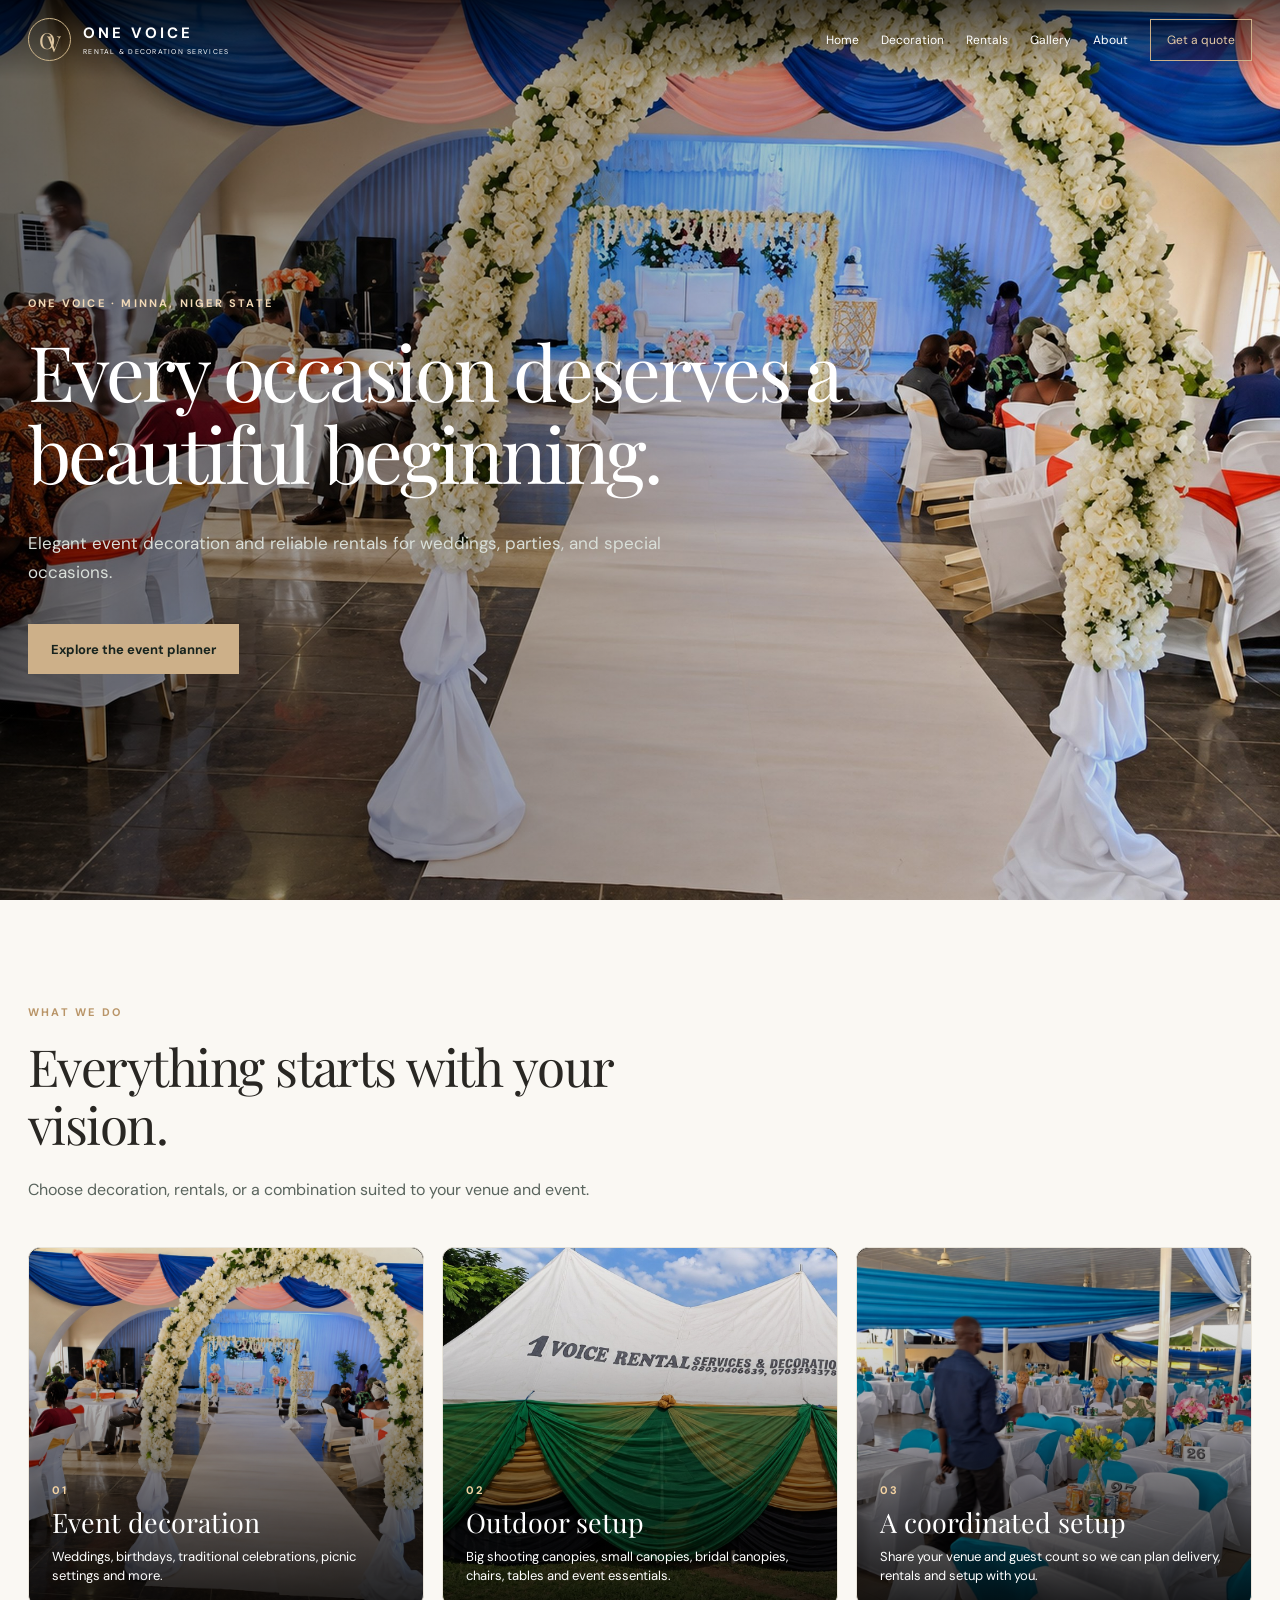
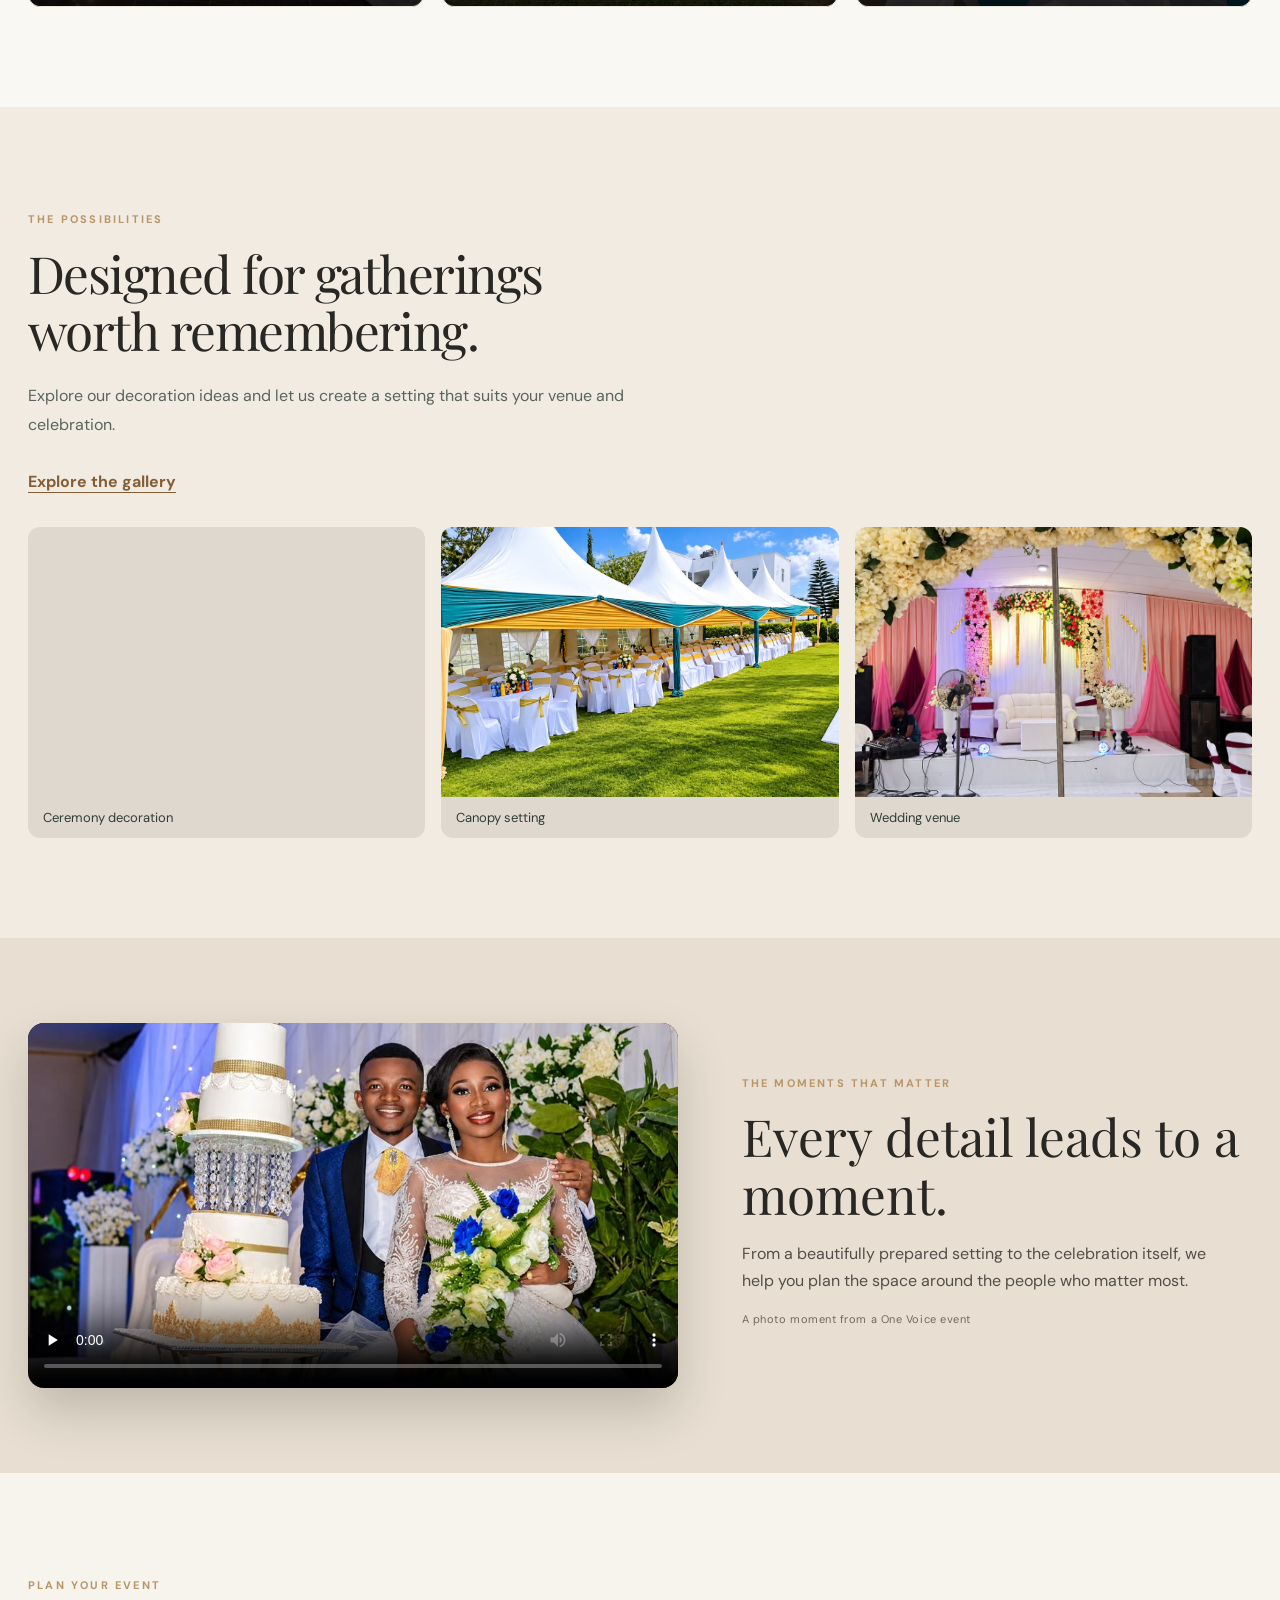
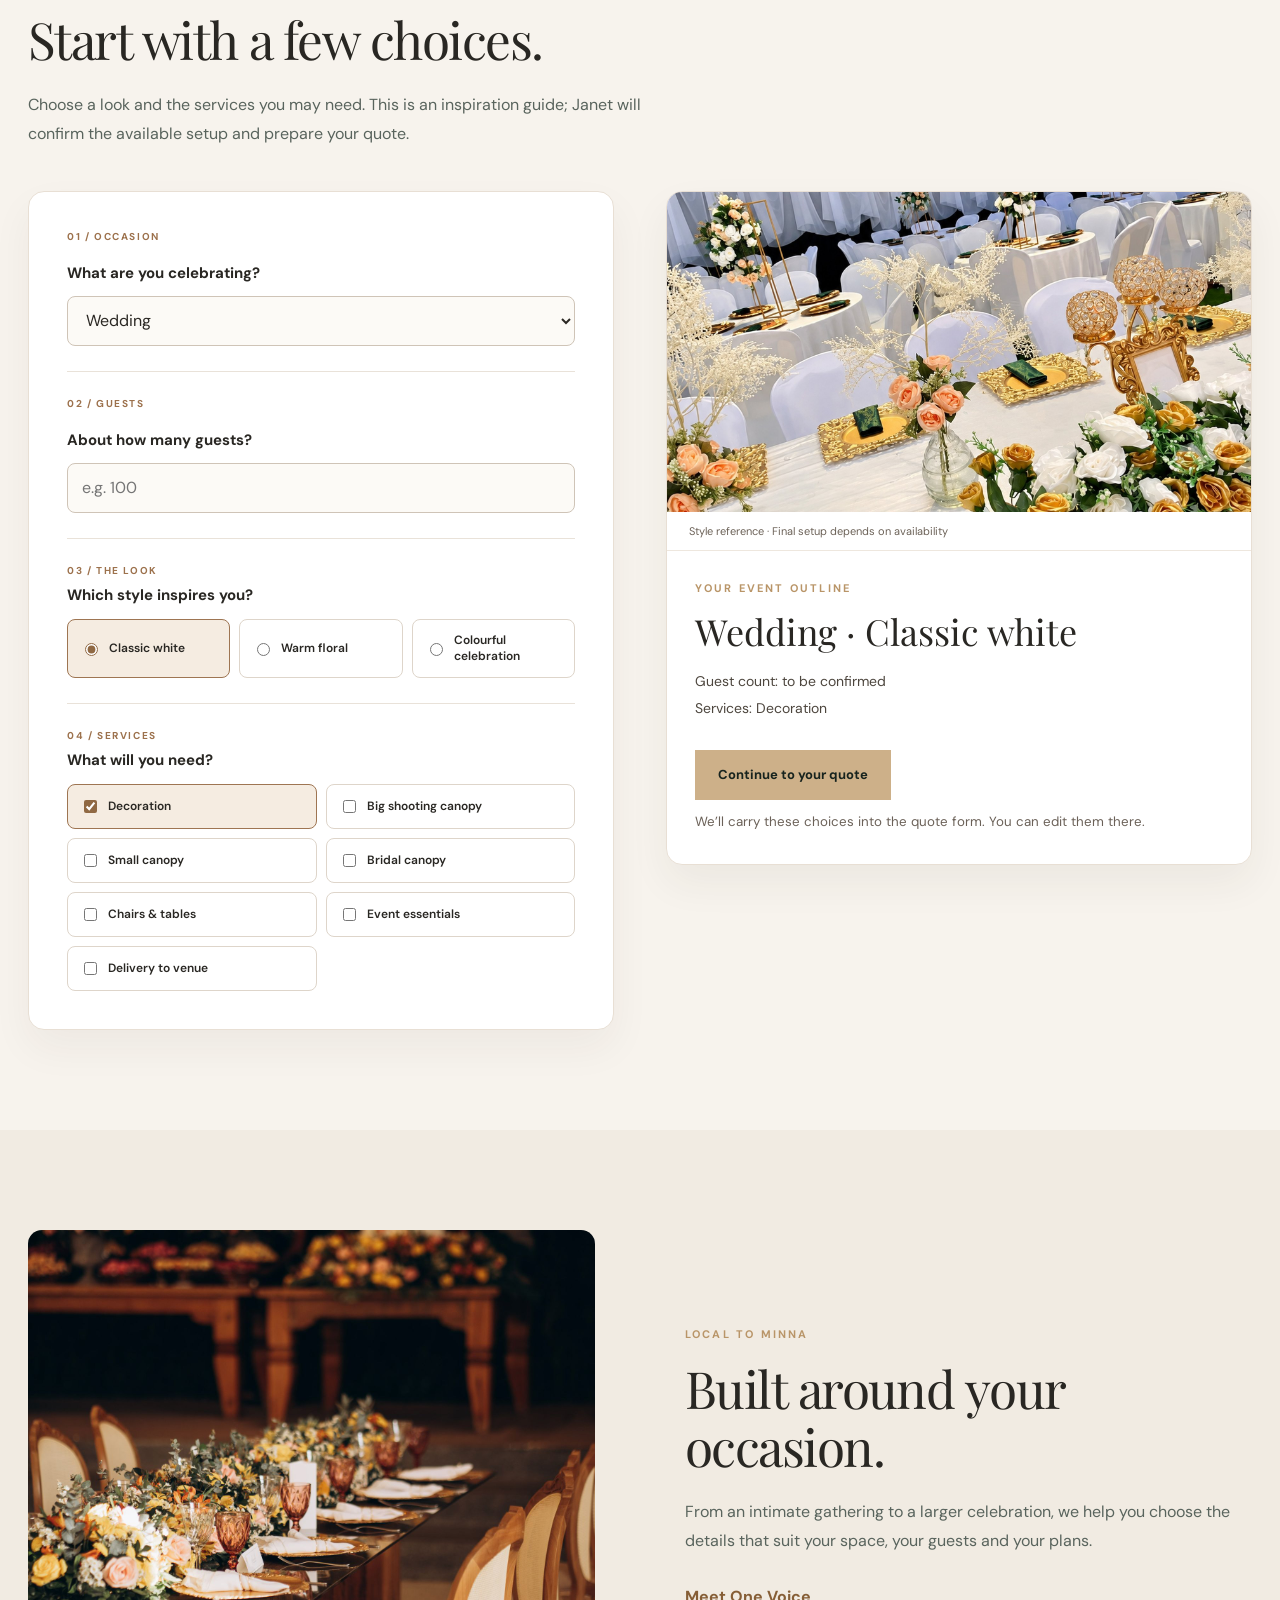
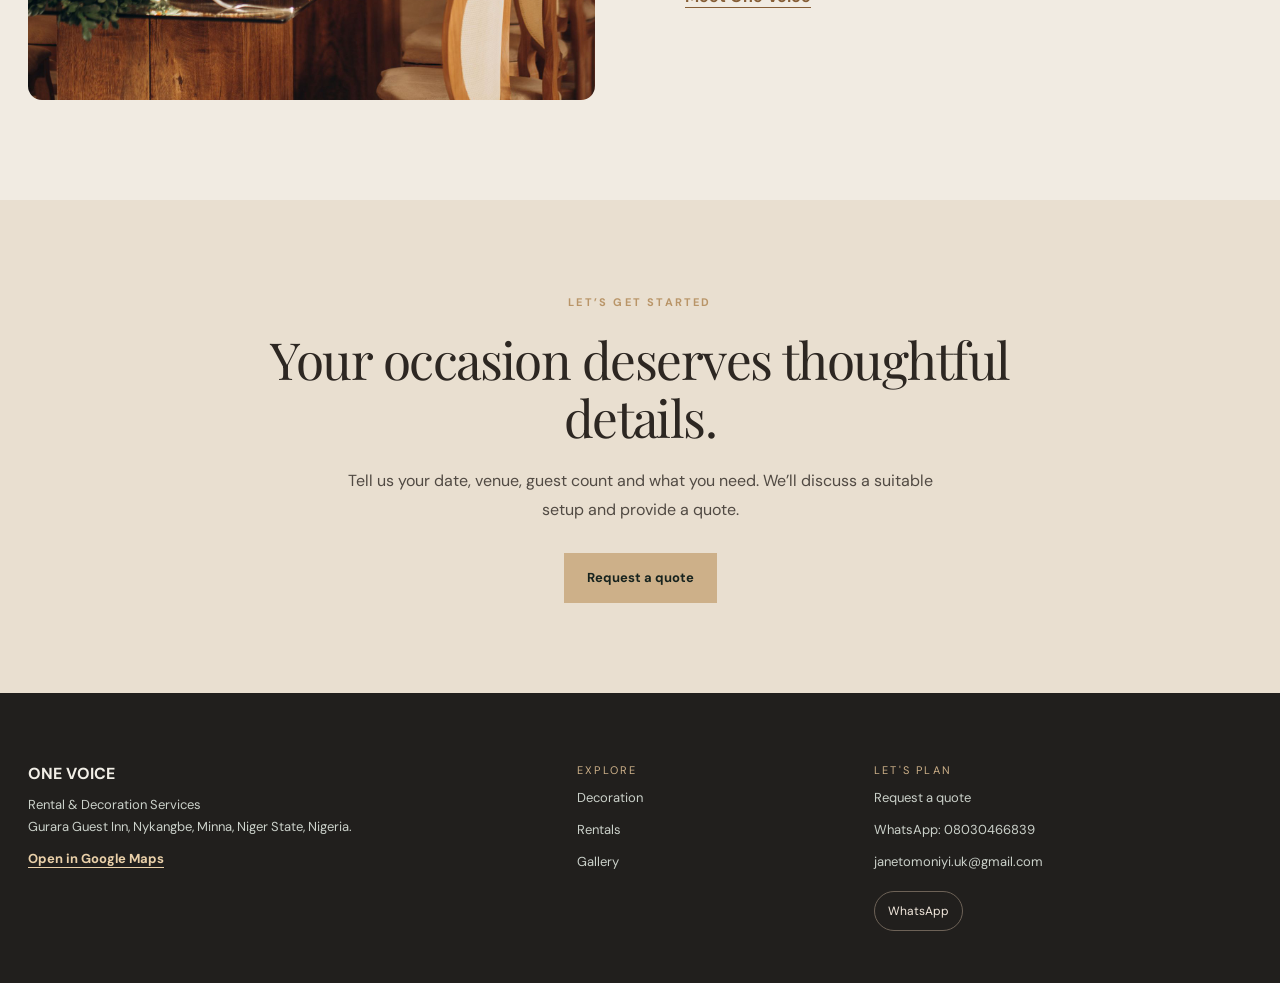
<file: index.html>
<!doctype html>
<html lang="en">

<head>
    <meta charset="utf-8">
    <meta name="viewport" content="width=device-width, initial-scale=1">
    <meta name="theme-color" content="#14231f">
    <meta name="description"
        content="Elegant event decoration and reliable rentals for weddings, parties, and special occasions.">
    <title>Every occasion deserves a beautiful beginning. | One Voice Rental & Decoration Services</title>
    <link rel="preconnect" href="https://fonts.googleapis.com">
    <link rel="preconnect" href="https://fonts.gstatic.com" crossorigin>
    <link
        href="https://fonts.googleapis.com/css2?family=DM+Sans:wght@400;500;600;700&family=Playfair+Display:wght@400;500;600&display=swap"
        rel="stylesheet">
    <link rel="stylesheet" href="styles.css">
</head>

<body class="home-page">
    <header class="site-header"><a class="brand" href="index.html" aria-label="One Voice home"><span
                class="brand__symbol" aria-hidden="true"><span>O</span><span>V</span></span><span
                class="brand__wordmark"><strong>ONE VOICE</strong><small>RENTAL & DECORATION
                    SERVICES</small></span></a><button class="menu-toggle" type="button" aria-controls="site-nav"
            aria-expanded="false" aria-label="Open menu">☰</button>
        <nav class="site-nav" id="site-nav" aria-label="Main navigation"><a href="index.html">Home</a><a
                href="decoration.html">Decoration</a><a href="rentals.html">Rentals</a><a
                href="gallery.html">Gallery</a><a href="about.html">About</a><a class="nav-quote" href="quote.html">Get
                a quote </a></nav>
    </header>
    <main>
        <section class="page-hero"><video class="hero-video" autoplay muted loop playsinline preload="metadata"
                poster="assets/one-voice-66.jpg" aria-hidden="true">
                <source src="assets/one-voice-event.mp4" type="video/mp4">
            </video><span class="kicker">ONE VOICE · MINNA, NIGER STATE</span>
            <h1>Every occasion deserves a beautiful beginning.</h1>
            <p>Elegant event decoration and reliable rentals for weddings, parties, and special occasions.</p><a
                class="button" href="#planner">Explore the event planner </a>
        </section>
        <section class="section">
            <div class="section-head"><span class="kicker">WHAT WE DO</span>
                <h2>Everything starts with your vision.</h2>
                <p>Choose decoration, rentals, or a combination suited to your venue and event.</p>
            </div>
            <div class="grid">
                <article class="card image-card"><button class="image-card__preview" type="button"
                        data-lightbox="assets/one-voice-66.jpg" data-alt="One Voice event decoration"
                        aria-label="View Event decoration photo full screen"><img src="assets/one-voice-66.jpg"
                            alt="One Voice event decoration" loading="lazy" decoding="async"><span
                            class="image-card__content"><span class="card-tag">01</span><strong
                                class="image-card__title">Event decoration</strong><span
                                class="image-card__description">Weddings, birthdays, traditional celebrations, picnic
                                settings and more.</span></span></button></article>
                <article class="card image-card"><button class="image-card__preview" type="button"
                        data-lightbox="assets/one-voice-41.jpg" data-alt="One Voice branded event canopy"
                        aria-label="View Canopies & event rentals photo full screen"><img src="assets/one-voice-41.jpg"
                            alt="One Voice branded event canopy" loading="lazy" decoding="async"><span
                            class="image-card__content"><span class="card-tag">02</span><strong
                                class="image-card__title"> Outdoor setup</strong><span
                                class="image-card__description">Big shooting canopies, small canopies, bridal canopies,
                                chairs, tables and event essentials.</span></span></button></article>
                <article class="card image-card"><button class="image-card__preview" type="button"
                        data-lightbox="assets/one-voice-31.jpg" data-alt="A coordinated setup inspiration photo"
                        aria-label="View A coordinated setup photo full screen"><img src="assets/one-voice-31.jpg"
                            alt="A coordinated setup inspiration photo" loading="lazy" decoding="async"><span
                            class="image-card__content"><span class="card-tag">03</span><strong
                                class="image-card__title">A coordinated setup</strong><span
                                class="image-card__description">Share your venue and guest count so we can plan
                                delivery, rentals and setup with you.</span></span></button></article>
            </div>
        </section>
        <section class="section feature-photo">
            <div><span class="kicker">THE POSSIBILITIES</span>
                <h2>Designed for gatherings worth remembering.</h2>
                <p>Explore our decoration ideas and let us create a setting that suits your venue and celebration.</p><a
                    class="inline-link" href="gallery.html">Explore the gallery </a>
            </div>
            <div class="image-row">
                <figure><img src="assets/one-voice-4.jpg" alt="Outdoor ceremony floral arch and seating" loading="lazy"
                        decoding="async">
                    <figcaption>Ceremony decoration</figcaption>
                </figure>
                <figure><img src="assets/rentals-canopy-setting.jpeg" alt="Canopy setting with guest tables and chairs"
                        loading="lazy" decoding="async">
                    <figcaption>Canopy setting</figcaption>
                </figure>
                <figure><img src="assets/one-voice-47.jpg" alt="Indoor wedding reception décor" loading="lazy"
                        decoding="async">
                    <figcaption>Wedding venue</figcaption>
                </figure>
            </div>
        </section>
        <section class="moment-section">
            <div class="moment-section__film"><video controls playsinline preload="none"
                    poster="assets/celebration-poster.jpg"
                    aria-label="Animated photograph of a Nigerian couple at a One Voice wedding">
                    <source src="assets/celebration-moment.mp4" type="video/mp4">Your browser does not support this
                    video.
                </video></div>
            <div class="moment-section__copy"><span class="kicker">THE MOMENTS THAT MATTER</span>
                <h2>Every detail leads to a moment.</h2>
                <p>From a beautifully prepared setting to the celebration itself, we help you plan the space around the
                    people who matter most.</p>
                <p class="moment-section__credit">A photo moment from a One Voice event</p>
            </div>
        </section>
        <section class="section planner-section" id="planner">
            <div class="section-head"><span class="kicker">PLAN YOUR EVENT</span>
                <h2>Start with a few choices.</h2>
                <p>Choose a look and the services you may need. This is an inspiration guide; Janet will confirm the
                    available setup and prepare your quote.</p>
            </div>
            <div class="planner-layout">
                <form id="event-planner" class="planner-controls">
                    <div class="planner-step"><span class="planner-step__number">01 / OCCASION</span><label
                            for="planner-event">What are you celebrating?</label><select id="planner-event"
                            name="event">
                            <option value="Wedding">Wedding</option>
                            <option value="Traditional celebration">Traditional celebration</option>
                            <option value="Birthday">Birthday</option>
                            <option value="Picnic">Picnic</option>
                            <option value="Award night / corporate event">Award night / corporate event</option>
                            <option value="Other">Something else</option>
                        </select></div>
                    <div class="planner-step"><span class="planner-step__number">02 / GUESTS</span><label
                            for="planner-guests">About how many guests?</label><input id="planner-guests" name="guests"
                            type="number" min="1" max="10000" inputmode="numeric" placeholder="e.g. 100"></div>
                    <fieldset class="planner-step">
                        <legend><span class="planner-step__number">03 / THE LOOK</span><span>Which style inspires
                                you?</span></legend>
                        <div class="planner-options"><label><input type="radio" name="style" value="Classic white"
                                    checked> Classic white</label><label><input type="radio" name="style"
                                    value="Warm floral"> Warm floral</label><label><input type="radio" name="style"
                                    value="Colourful celebration"> Colourful celebration</label></div>
                    </fieldset>
                    <fieldset class="planner-step">
                        <legend><span class="planner-step__number">04 / SERVICES</span><span>What will you need?</span>
                        </legend>
                        <div class="planner-options planner-options--services"><label><input type="checkbox"
                                    name="services" value="Decoration" checked> Decoration</label><label><input
                                    type="checkbox" name="services" value="Big shooting canopy"> Big shooting
                                canopy</label><label><input type="checkbox" name="services" value="Small canopy"> Small
                                canopy</label><label><input type="checkbox" name="services" value="Bridal canopy">
                                Bridal canopy</label><label><input type="checkbox" name="services"
                                    value="Chairs / tables"> Chairs & tables</label><label><input type="checkbox"
                                    name="services" value="Plates / spoons / coolers"> Event
                                essentials</label><label><input type="checkbox" name="services"
                                    value="Delivery to venue"> Delivery to venue</label></div>
                    </fieldset>
                </form>
                <aside class="planner-preview">
                    <figure><img id="planner-image" src="assets/one-voice-34.jpg"
                            alt="Classic white event setup inspiration photograph" loading="lazy">
                        <figcaption>Style reference · Final setup depends on availability</figcaption>
                    </figure>
                    <div class="planner-summary"><span class="kicker">YOUR EVENT OUTLINE</span>
                        <h3 id="planner-summary-title">Wedding · Classic white</h3>
                        <p id="planner-summary-guests">Guest count: to be confirmed</p>
                        <p id="planner-summary-services">Services: Decoration</p><a id="planner-next" class="button"
                            href="quote.html">Continue to your quote </a><small>We’ll carry these choices into the quote
                            form. You can edit them there.</small>
                    </div>
                </aside>
            </div>
        </section>
        <section class="split"><button class="photo-block" type="button" data-lightbox="assets/one-voice-66.jpg"
                data-alt="Wedding reception setting" aria-label="View wedding reception photo full screen"></button>
            <div><span class="kicker">LOCAL TO MINNA</span>
                <h2>Built around your occasion.</h2>
                <p>From an intimate gathering to a larger celebration, we help you choose the details that suit your
                    space, your guests and your plans.</p><a class="inline-link" href="about.html">Meet One Voice </a>
            </div>
        </section>
        <section class="cta"><span class="kicker">LET’S GET STARTED</span>
            <h2>Your occasion deserves thoughtful details.</h2>
            <p>Tell us your date, venue, guest count and what you need. We’ll discuss a suitable setup and provide a
                quote.</p><a class="button" href="quote.html">Request a quote <span aria-hidden="true"></span></a>
        </section>
    </main>
    <footer class="footer">
        <div><strong>ONE VOICE</strong>
            <p>Rental & Decoration Services<br>Gurara Guest Inn, Nykangbe, Minna, Niger State, Nigeria.</p><a
                class="map-link"
                href="https://www.google.com/maps/search/?api=1&query=Gurara%20Guest%20Inn%2C%20Nykangbe%2C%20Minna%2C%20Niger%20State%2C%20Nigeria"
                target="_blank" rel="noopener noreferrer">Open in Google Maps </a>
        </div>
        <div><span>EXPLORE</span><a href="decoration.html">Decoration</a><a href="rentals.html">Rentals</a><a
                href="gallery.html">Gallery</a></div>
        <div><span>LET'S PLAN</span><a href="quote.html">Request a quote</a><a href="https://wa.me/2348030466839"
                target="_blank" rel="noopener">WhatsApp: 08030466839</a><a
                href="mailto:janetomoniyi.uk@gmail.com">janetomoniyi.uk@gmail.com</a>
            <div class="footer-social" aria-label="Social media"><a href="https://wa.me/2348030466839" target="_blank"
                    rel="noopener noreferrer" aria-label="Chat with One Voice on WhatsApp">WhatsApp </a></div>
        </div>
    </footer>
    <dialog class="lightbox" id="image-viewer" aria-label="Photo viewer">
        <div class="lightbox__bar"><span id="lightbox-caption"></span>
            <div><a id="lightbox-download" class="lightbox__download" download href="#">Download image ↓</a><button
                    id="lightbox-close" type="button" aria-label="Close photo viewer">Close ×</button></div>
        </div><img id="lightbox-image" alt="">
    </dialog>
    <script src="script.js" defer></script>
</body>

</html>
</file>
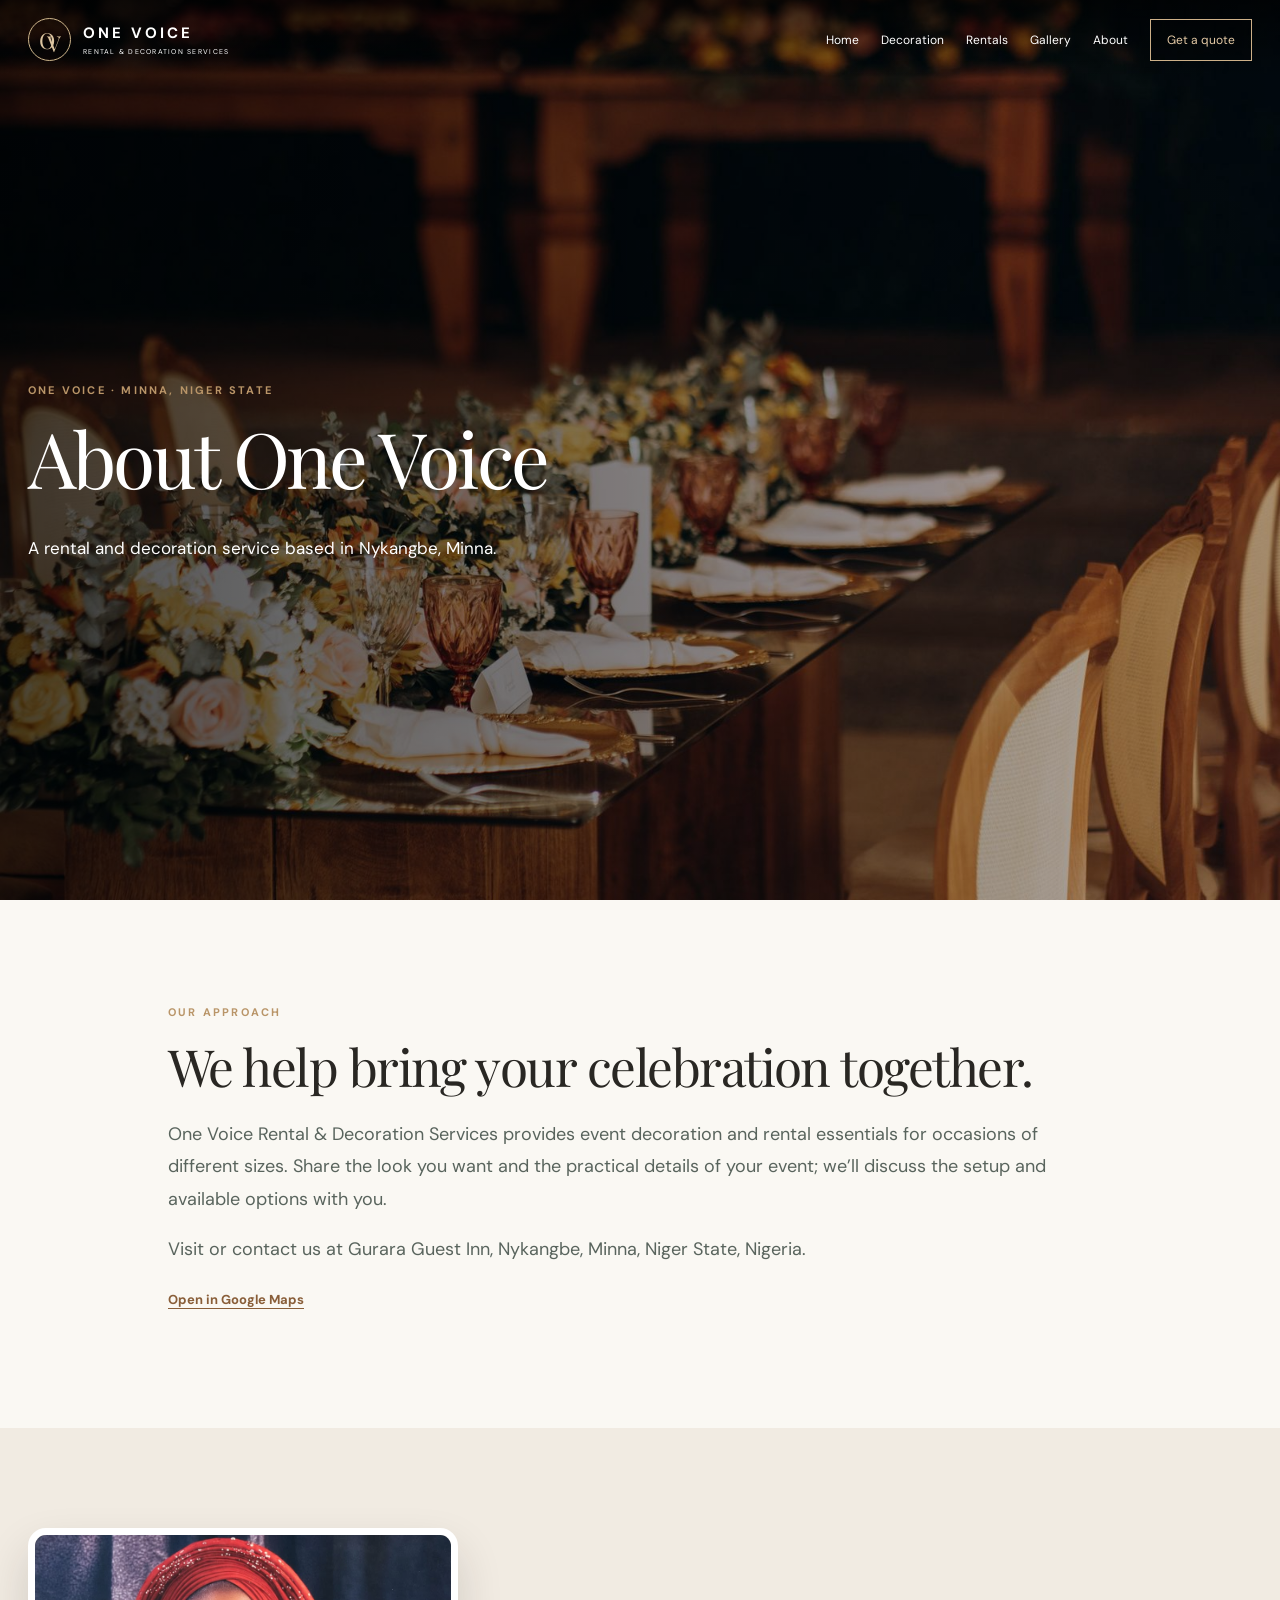
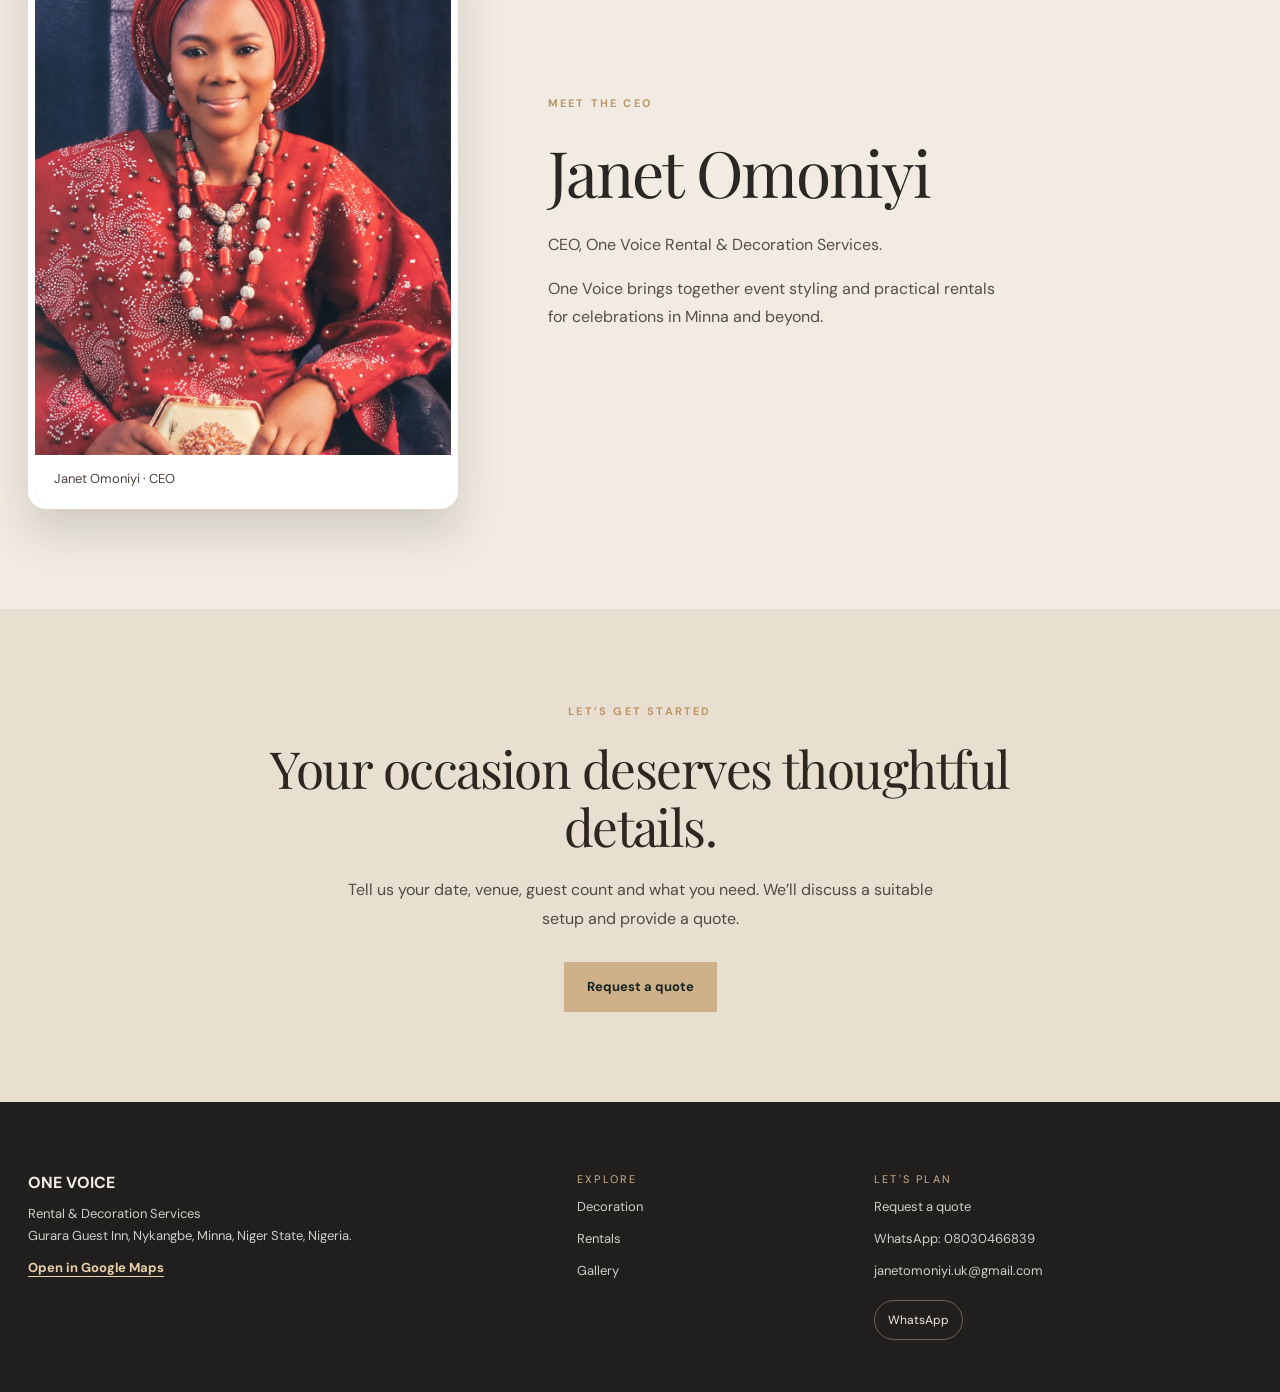
<file: about.html>
<!doctype html><html lang="en"><head><meta charset="utf-8"><meta name="viewport" content="width=device-width, initial-scale=1"><meta name="theme-color" content="#14231f"><meta name="description" content="A rental and decoration service based in Nykangbe, Minna."><title>About One Voice | One Voice Rental & Decoration Services</title><link rel="preconnect" href="https://fonts.googleapis.com"><link rel="preconnect" href="https://fonts.gstatic.com" crossorigin><link href="https://fonts.googleapis.com/css2?family=DM+Sans:wght@400;500;600;700&family=Playfair+Display:wght@400;500;600&display=swap" rel="stylesheet"><link rel="stylesheet" href="styles.css"></head><body class="inner-page about-page"><header class="site-header"><a class="brand" href="index.html" aria-label="One Voice home"><span class="brand__symbol" aria-hidden="true"><span>O</span><span>V</span></span><span class="brand__wordmark"><strong>ONE VOICE</strong><small>RENTAL & DECORATION SERVICES</small></span></a><button class="menu-toggle" type="button" aria-controls="site-nav" aria-expanded="false" aria-label="Open menu">☰</button><nav class="site-nav" id="site-nav" aria-label="Main navigation"><a href="index.html">Home</a><a href="decoration.html">Decoration</a><a href="rentals.html">Rentals</a><a href="gallery.html">Gallery</a><a href="about.html">About</a><a class="nav-quote" href="quote.html">Get a quote </a></nav></header><main><section class="page-hero"><span class="kicker">ONE VOICE · MINNA, NIGER STATE</span><h1>About One Voice</h1><p>A rental and decoration service based in Nykangbe, Minna.</p></section><section class="section narrow"><span class="kicker">OUR APPROACH</span><h2>We help bring your celebration together.</h2><p>One Voice Rental & Decoration Services provides event decoration and rental essentials for occasions of different sizes. Share the look you want and the practical details of your event; we’ll discuss the setup and available options with you.</p><p>Visit or contact us at Gurara Guest Inn, Nykangbe, Minna, Niger State, Nigeria.</p><a class="map-link" href="https://www.google.com/maps/search/?api=1&query=Gurara%20Guest%20Inn%2C%20Nykangbe%2C%20Minna%2C%20Niger%20State%2C%20Nigeria" target="_blank" rel="noopener noreferrer">Open in Google Maps </a></section><section class="founder-section"><figure class="founder-portrait"><img src="assets/janet-omoniyi.jpeg" alt="Janet Omoniyi, CEO of One Voice Rental and Decoration Services" loading="lazy" decoding="async"><figcaption>Janet Omoniyi · CEO</figcaption></figure><div class="founder-content"><span class="kicker">MEET THE CEO</span><h2>Janet Omoniyi</h2><p>CEO, One Voice Rental & Decoration Services.</p><p>One Voice brings together event styling and practical rentals for celebrations in Minna and beyond.</p></div></section><section class="cta"><span class="kicker">LET’S GET STARTED</span><h2>Your occasion deserves thoughtful details.</h2><p>Tell us your date, venue, guest count and what you need. We’ll discuss a suitable setup and provide a quote.</p><a class="button" href="quote.html">Request a quote <span aria-hidden="true"></span></a></section></main><footer class="footer"><div><strong>ONE VOICE</strong><p>Rental & Decoration Services<br>Gurara Guest Inn, Nykangbe, Minna, Niger State, Nigeria.</p><a class="map-link" href="https://www.google.com/maps/search/?api=1&query=Gurara%20Guest%20Inn%2C%20Nykangbe%2C%20Minna%2C%20Niger%20State%2C%20Nigeria" target="_blank" rel="noopener noreferrer">Open in Google Maps </a></div><div><span>EXPLORE</span><a href="decoration.html">Decoration</a><a href="rentals.html">Rentals</a><a href="gallery.html">Gallery</a></div><div><span>LET'S PLAN</span><a href="quote.html">Request a quote</a><a href="https://wa.me/2348030466839" target="_blank" rel="noopener">WhatsApp: 08030466839</a><a href="mailto:janetomoniyi.uk@gmail.com">janetomoniyi.uk@gmail.com</a><div class="footer-social" aria-label="Social media"><a href="https://wa.me/2348030466839" target="_blank" rel="noopener noreferrer" aria-label="Chat with One Voice on WhatsApp">WhatsApp </a></div></div></footer><dialog class="lightbox" id="image-viewer" aria-label="Photo viewer"><div class="lightbox__bar"><span id="lightbox-caption"></span><div><a id="lightbox-download" class="lightbox__download" download href="#">Download image ↓</a><button id="lightbox-close" type="button" aria-label="Close photo viewer">Close ×</button></div></div><img id="lightbox-image" alt=""></dialog><script src="script.js" defer></script></body></html>
</file>
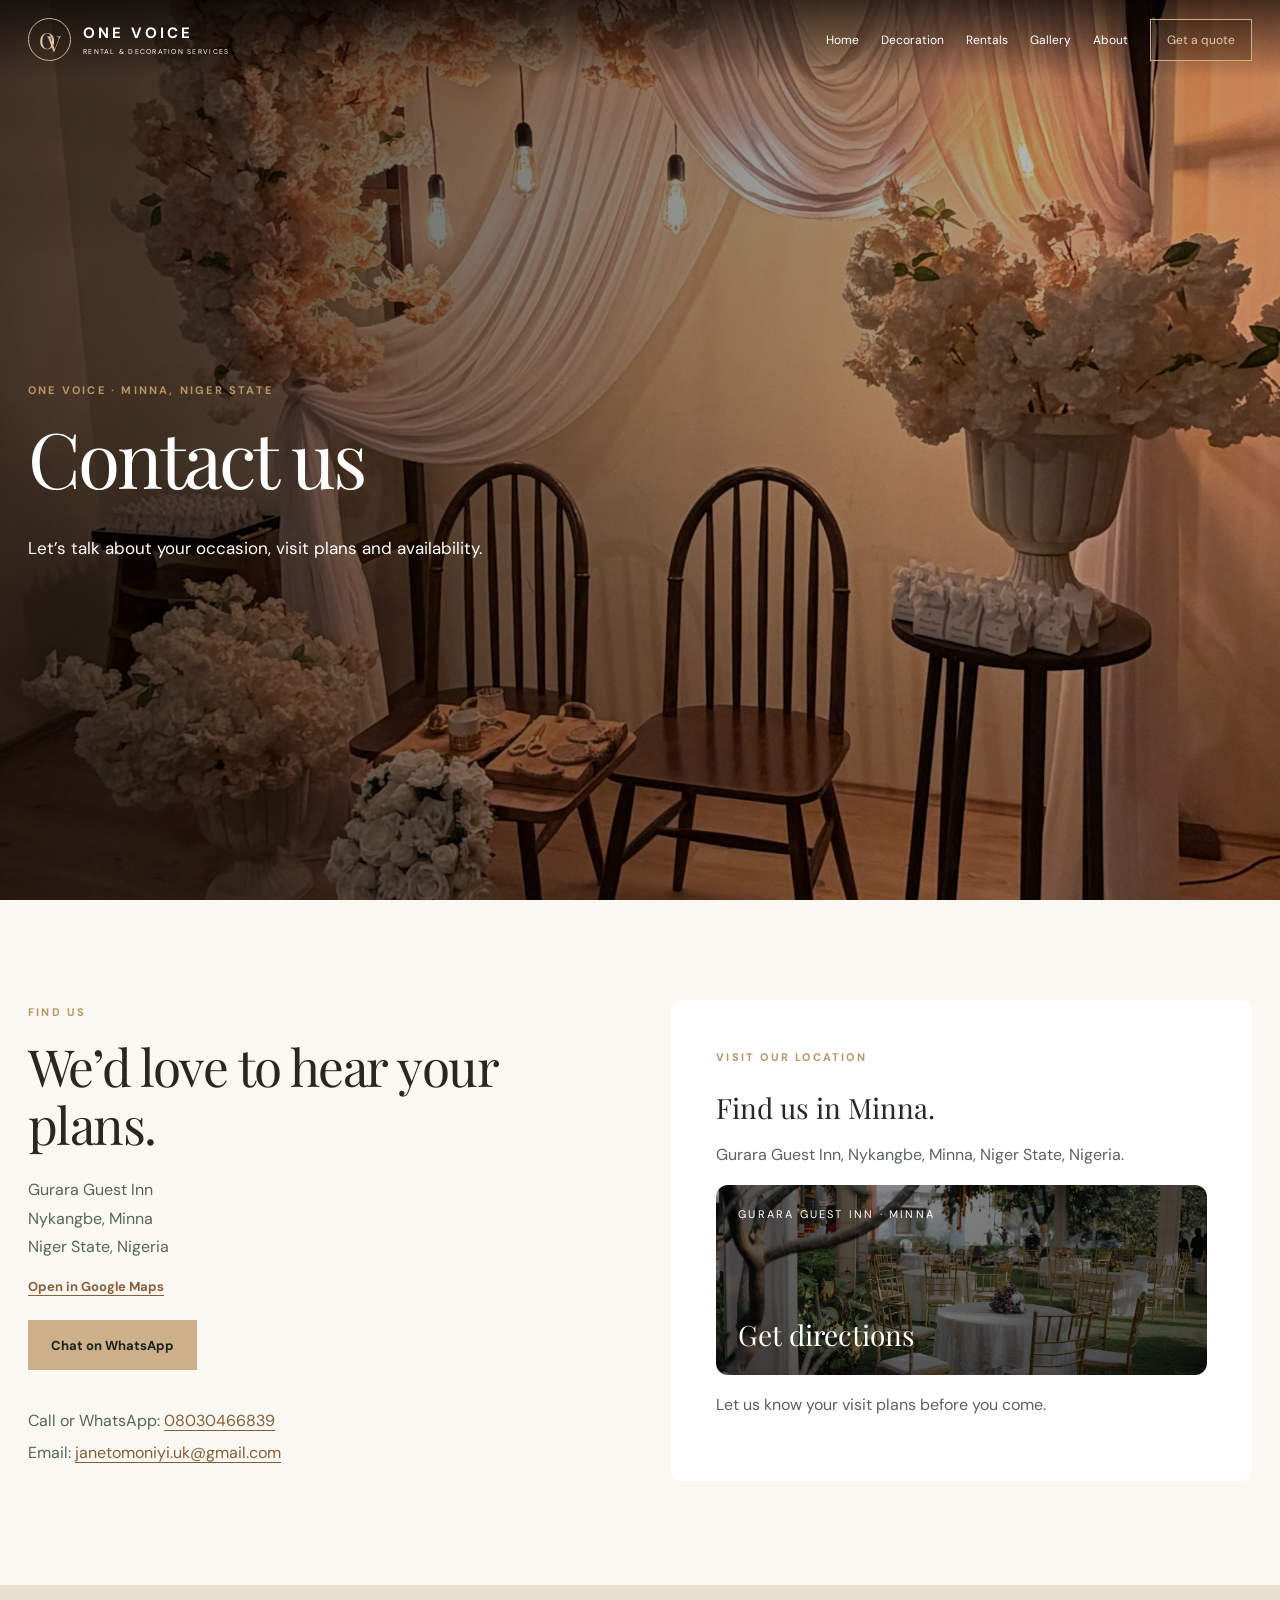
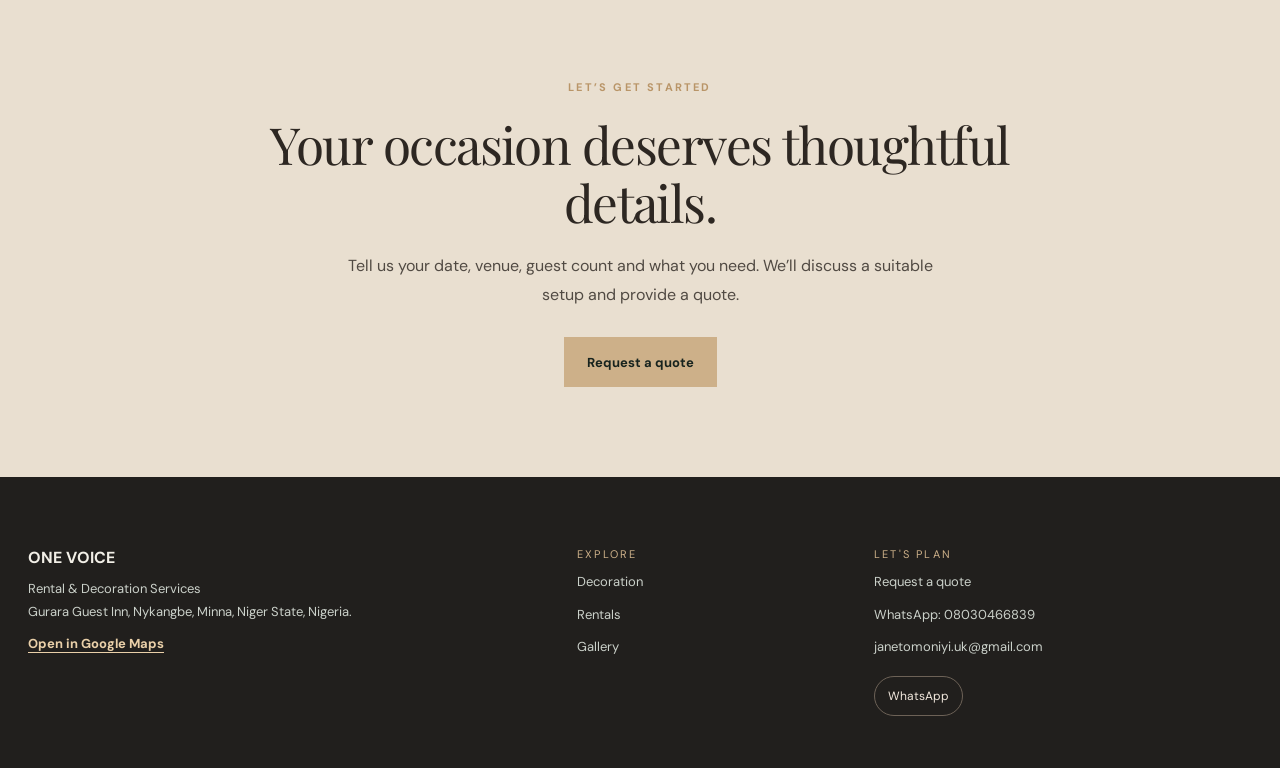
<file: contact.html>
<!doctype html><html lang="en"><head><meta charset="utf-8"><meta name="viewport" content="width=device-width, initial-scale=1"><meta name="theme-color" content="#14231f"><meta name="description" content="Let’s talk about your occasion, visit plans and availability."><title>Contact us | One Voice Rental & Decoration Services</title><link rel="preconnect" href="https://fonts.googleapis.com"><link rel="preconnect" href="https://fonts.gstatic.com" crossorigin><link href="https://fonts.googleapis.com/css2?family=DM+Sans:wght@400;500;600;700&family=Playfair+Display:wght@400;500;600&display=swap" rel="stylesheet"><link rel="stylesheet" href="styles.css"></head><body class="inner-page contact-page"><header class="site-header"><a class="brand" href="index.html" aria-label="One Voice home"><span class="brand__symbol" aria-hidden="true"><span>O</span><span>V</span></span><span class="brand__wordmark"><strong>ONE VOICE</strong><small>RENTAL & DECORATION SERVICES</small></span></a><button class="menu-toggle" type="button" aria-controls="site-nav" aria-expanded="false" aria-label="Open menu">☰</button><nav class="site-nav" id="site-nav" aria-label="Main navigation"><a href="index.html">Home</a><a href="decoration.html">Decoration</a><a href="rentals.html">Rentals</a><a href="gallery.html">Gallery</a><a href="about.html">About</a><a class="nav-quote" href="quote.html">Get a quote </a></nav></header><main><section class="page-hero"><span class="kicker">ONE VOICE · MINNA, NIGER STATE</span><h1>Contact us</h1><p>Let’s talk about your occasion, visit plans and availability.</p></section><section class="section contact-layout"><div><span class="kicker">FIND US</span><h2>We’d love to hear your plans.</h2><p>Gurara Guest Inn<br>Nykangbe, Minna<br>Niger State, Nigeria</p><a class="map-link" href="https://www.google.com/maps/search/?api=1&query=Gurara%20Guest%20Inn%2C%20Nykangbe%2C%20Minna%2C%20Niger%20State%2C%20Nigeria" target="_blank" rel="noopener noreferrer">Open in Google Maps </a><a class="button" href="https://wa.me/2348030466839" target="_blank" rel="noopener">Chat on WhatsApp </a><p class="contact-direct">Call or WhatsApp: <a href="tel:+2348030466839">08030466839</a><br>Email: <a href="mailto:janetomoniyi.uk@gmail.com">janetomoniyi.uk@gmail.com</a></p></div><div class="contact-panel"><span class="kicker">VISIT OUR LOCATION</span><h3>Find us in Minna.</h3><p>Gurara Guest Inn, Nykangbe, Minna, Niger State, Nigeria.</p><a class="location-card" href="https://www.google.com/maps/search/?api=1&query=Gurara%20Guest%20Inn%2C%20Nykangbe%2C%20Minna%2C%20Niger%20State%2C%20Nigeria" target="_blank" rel="noopener noreferrer"><span>GURARA GUEST INN · MINNA</span><strong>Get directions </strong></a><p>Let us know your visit plans before you come.</p></div></section><section class="cta"><span class="kicker">LET’S GET STARTED</span><h2>Your occasion deserves thoughtful details.</h2><p>Tell us your date, venue, guest count and what you need. We’ll discuss a suitable setup and provide a quote.</p><a class="button" href="quote.html">Request a quote <span aria-hidden="true"></span></a></section></main><footer class="footer"><div><strong>ONE VOICE</strong><p>Rental & Decoration Services<br>Gurara Guest Inn, Nykangbe, Minna, Niger State, Nigeria.</p><a class="map-link" href="https://www.google.com/maps/search/?api=1&query=Gurara%20Guest%20Inn%2C%20Nykangbe%2C%20Minna%2C%20Niger%20State%2C%20Nigeria" target="_blank" rel="noopener noreferrer">Open in Google Maps </a></div><div><span>EXPLORE</span><a href="decoration.html">Decoration</a><a href="rentals.html">Rentals</a><a href="gallery.html">Gallery</a></div><div><span>LET'S PLAN</span><a href="quote.html">Request a quote</a><a href="https://wa.me/2348030466839" target="_blank" rel="noopener">WhatsApp: 08030466839</a><a href="mailto:janetomoniyi.uk@gmail.com">janetomoniyi.uk@gmail.com</a><div class="footer-social" aria-label="Social media"><a href="https://wa.me/2348030466839" target="_blank" rel="noopener noreferrer" aria-label="Chat with One Voice on WhatsApp">WhatsApp </a></div></div></footer><dialog class="lightbox" id="image-viewer" aria-label="Photo viewer"><div class="lightbox__bar"><span id="lightbox-caption"></span><div><a id="lightbox-download" class="lightbox__download" download href="#">Download image ↓</a><button id="lightbox-close" type="button" aria-label="Close photo viewer">Close ×</button></div></div><img id="lightbox-image" alt=""></dialog><script src="script.js" defer></script></body></html>
</file>
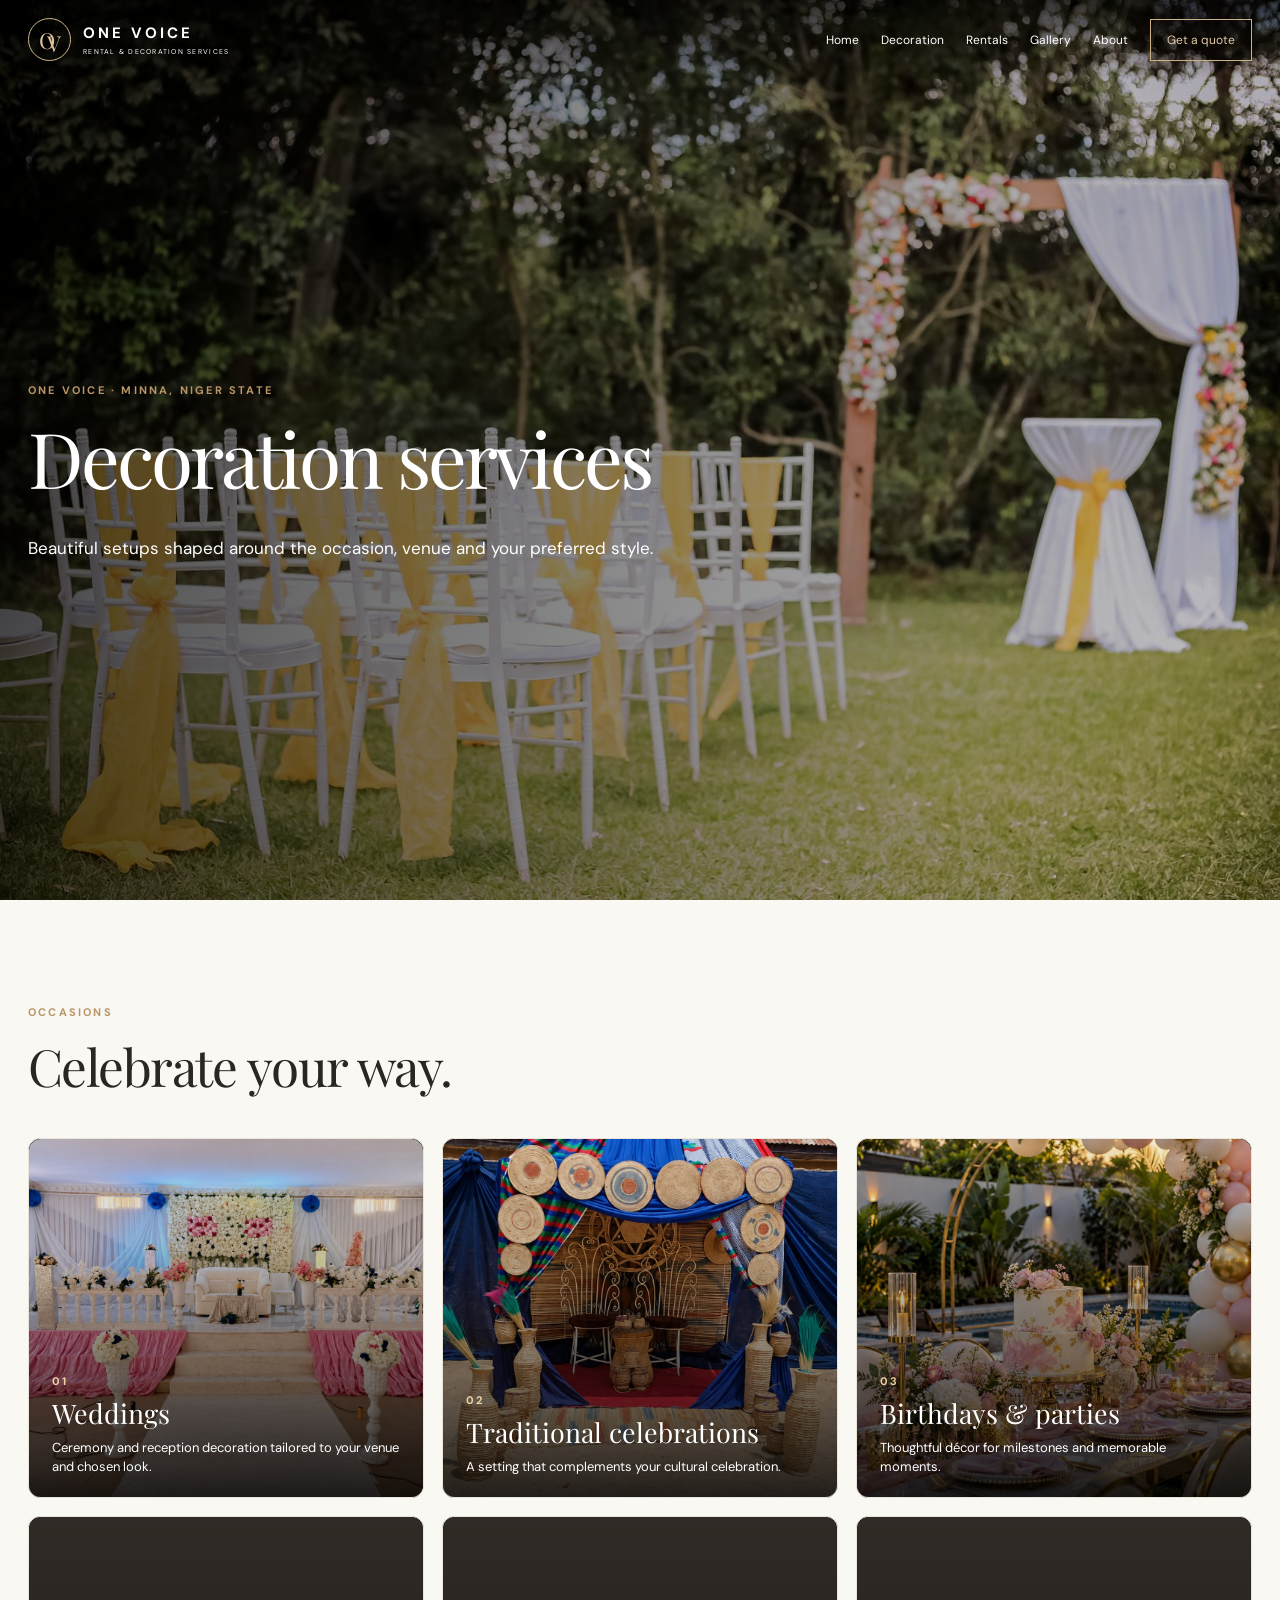
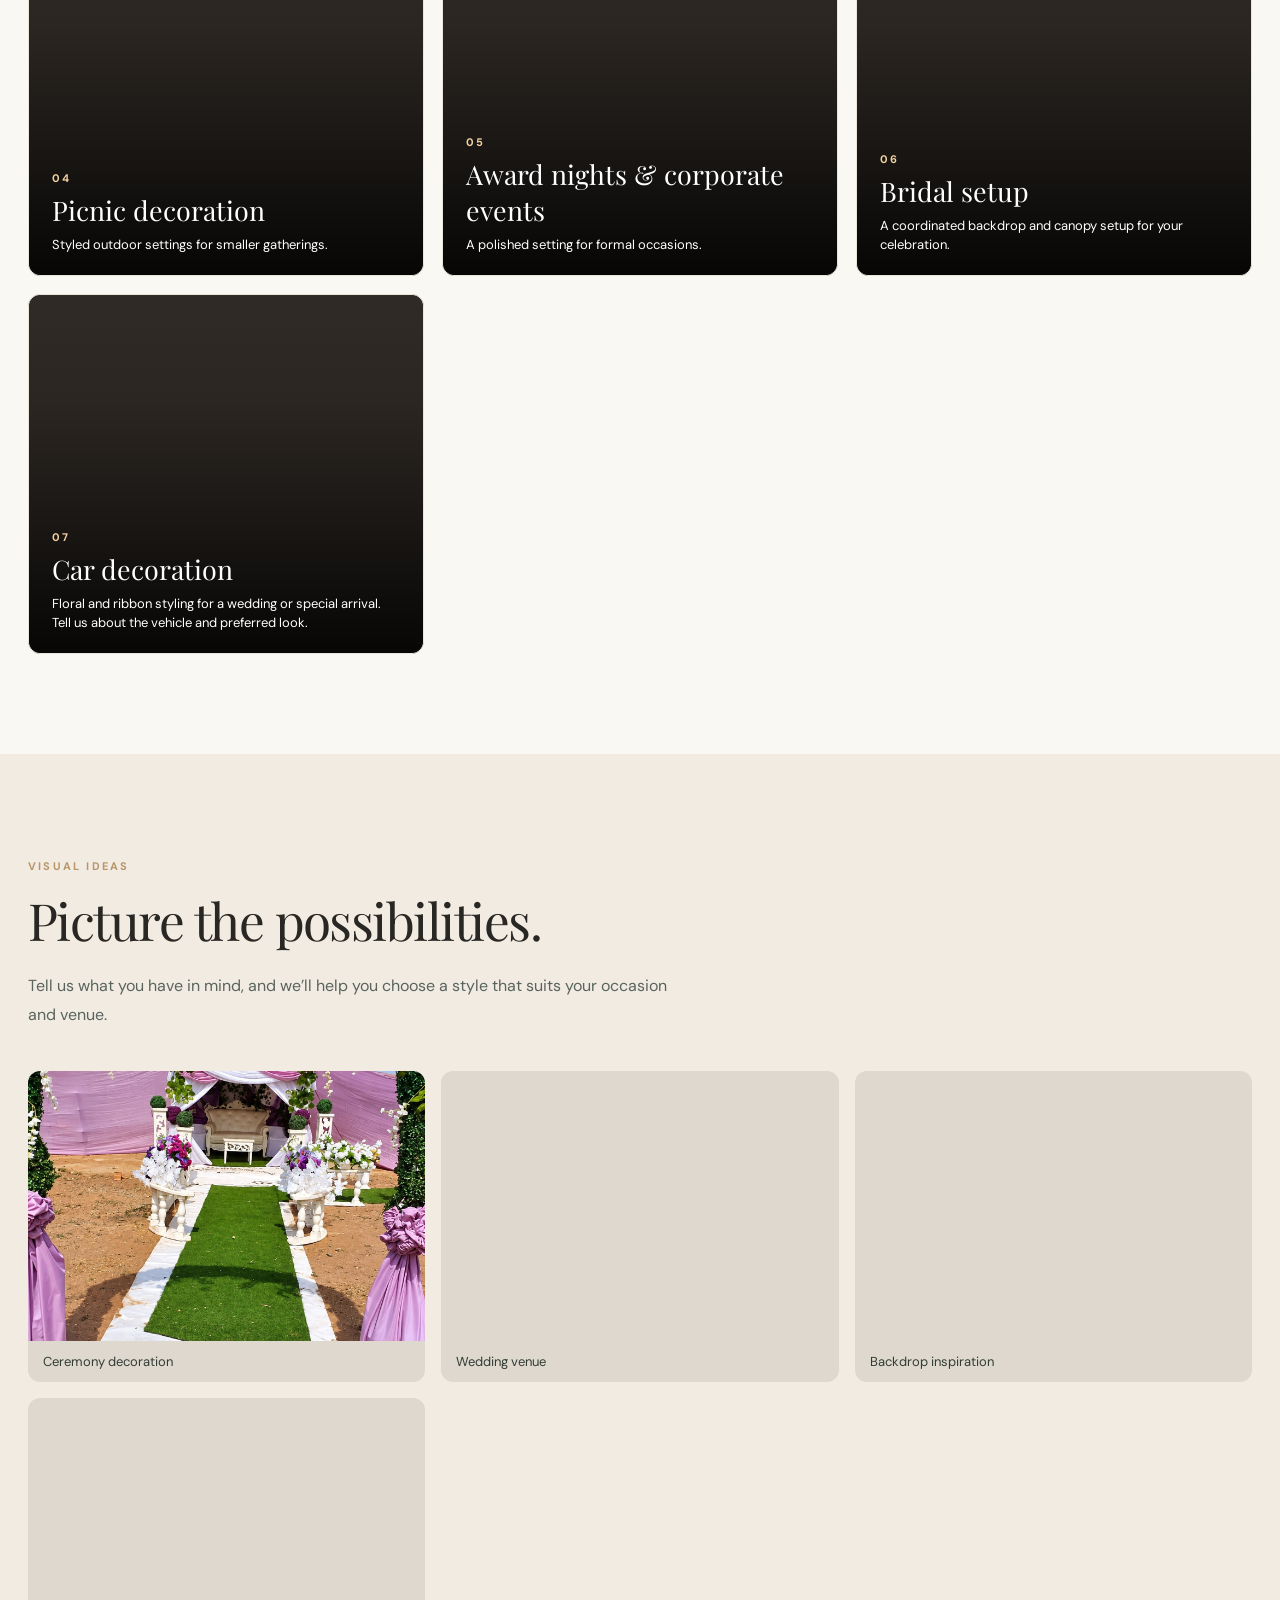
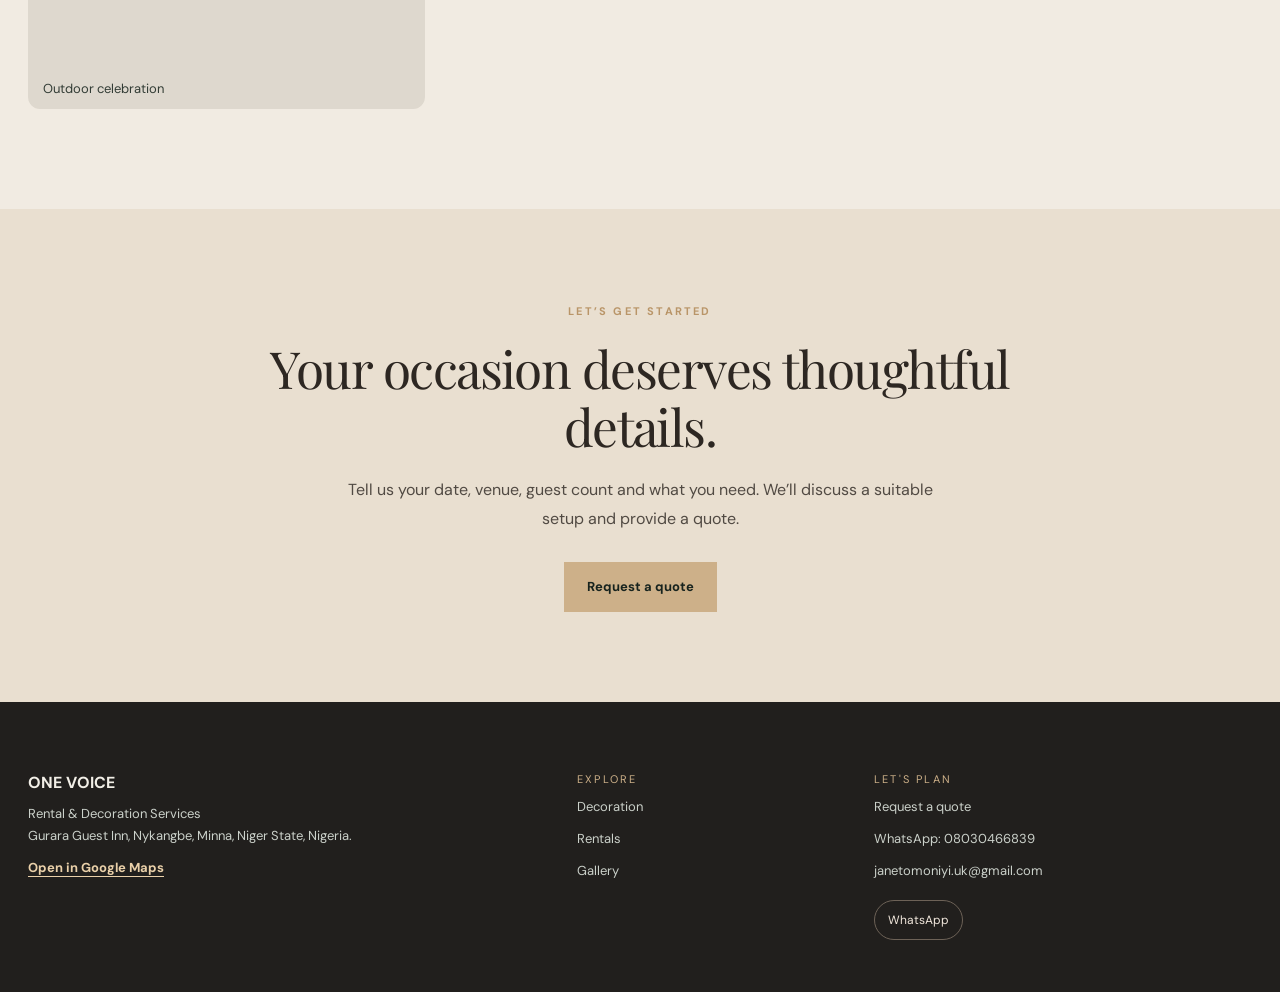
<file: decoration.html>
<!doctype html>
<html lang="en">

<head>
    <meta charset="utf-8">
    <meta name="viewport" content="width=device-width, initial-scale=1">
    <meta name="theme-color" content="#14231f">
    <meta name="description" content="Beautiful setups shaped around the occasion, venue and your preferred style.">
    <title>Decoration services | One Voice Rental & Decoration Services</title>
    <link rel="preconnect" href="https://fonts.googleapis.com">
    <link rel="preconnect" href="https://fonts.gstatic.com" crossorigin>
    <link
        href="https://fonts.googleapis.com/css2?family=DM+Sans:wght@400;500;600;700&family=Playfair+Display:wght@400;500;600&display=swap"
        rel="stylesheet">
    <link rel="stylesheet" href="styles.css">
</head>

<body class="inner-page decoration-page">
    <header class="site-header"><a class="brand" href="index.html" aria-label="One Voice home"><span
                class="brand__symbol" aria-hidden="true"><span>O</span><span>V</span></span><span
                class="brand__wordmark"><strong>ONE VOICE</strong><small>RENTAL & DECORATION
                    SERVICES</small></span></a><button class="menu-toggle" type="button" aria-controls="site-nav"
            aria-expanded="false" aria-label="Open menu">☰</button>
        <nav class="site-nav" id="site-nav" aria-label="Main navigation"><a href="index.html">Home</a><a
                href="decoration.html">Decoration</a><a href="rentals.html">Rentals</a><a
                href="gallery.html">Gallery</a><a href="about.html">About</a><a class="nav-quote" href="quote.html">Get
                a quote </a></nav>
    </header>
    <main>
        <section class="page-hero"><span class="kicker">ONE VOICE · MINNA, NIGER STATE</span>
            <h1>Decoration services</h1>
            <p>Beautiful setups shaped around the occasion, venue and your preferred style.</p>
        </section>
        <section class="section">
            <div class="section-head"><span class="kicker">OCCASIONS</span>
                <h2>Celebrate your way.</h2>
            </div>
            <div class="grid">
                <article class="card image-card"><button class="image-card__preview" type="button"
                        data-lightbox="assets/one-voice-48.jpg" data-alt="One Voice wedding ceremony setup"
                        aria-label="View Weddings photo full screen"><img src="assets/one-voice-48.jpg"
                            alt="One Voice wedding ceremony setup" loading="lazy" decoding="async"><span
                            class="image-card__content"><span class="card-tag">01</span><strong
                                class="image-card__title">Weddings</strong><span
                                class="image-card__description">Ceremony and reception decoration tailored to your venue
                                and chosen look.</span></span></button></article>
                <article class="card image-card"><button class="image-card__preview" type="button"
                        data-lightbox="assets/one-voice-45.jpg" data-alt="One Voice traditional celebration stage"
                        aria-label="View Traditional celebrations photo full screen"><img src="assets/one-voice-45.jpg"
                            alt="One Voice traditional celebration stage" loading="lazy" decoding="async"><span
                            class="image-card__content"><span class="card-tag">02</span><strong
                                class="image-card__title">Traditional celebrations</strong><span
                                class="image-card__description">A setting that complements your cultural
                                celebration.</span></span></button></article>
                <article class="card image-card"><button class="image-card__preview" type="button"
                        data-lightbox="assets/birthday-party.jpg"
                        data-alt="Illustrative birthday cake and balloon party setting"
                        aria-label="View Birthdays & parties photo full screen"><img src="assets/birthday-party.jpg"
                            alt="Illustrative birthday cake and balloon party setting" loading="lazy"
                            decoding="async"><span class="image-card__content"><span class="card-tag">03</span><strong
                                class="image-card__title">Birthdays & parties</strong><span
                                class="image-card__description">Thoughtful décor for milestones and memorable
                                moments.</span></span></button></article>
                <article class="card image-card"><button class="image-card__preview" type="button"
                        data-lightbox="assets/nigerian-picnic.jpg"
                        data-alt="Illustrative Nigerian outdoor picnic decoration"
                        aria-label="View Picnic decoration photo full screen"><img src="assets/nigerian-picnic.jpg"
                            alt="Illustrative Nigerian outdoor picnic decoration" loading="lazy" decoding="async"><span
                            class="image-card__content"><span class="card-tag">04</span><strong
                                class="image-card__title">Picnic decoration</strong><span
                                class="image-card__description">Styled outdoor settings for smaller
                                gatherings.</span></span></button></article>
                <article class="card image-card"><button class="image-card__preview" type="button"
                        data-lightbox="assets/nigerian-awards.jpg" data-alt="Illustrative Nigerian awards night"
                        aria-label="View Award nights & corporate events photo full screen"><img
                            src="assets/nigerian-awards.jpg" alt="Illustrative Nigerian awards night" loading="lazy"
                            decoding="async"><span class="image-card__content"><span class="card-tag">05</span><strong
                                class="image-card__title">Award nights & corporate events</strong><span
                                class="image-card__description">A polished setting for formal
                                occasions.</span></span></button></article>
                <article class="card image-card"><button class="image-card__preview" type="button"
                        data-lightbox="assets/one-voice-49.jpg" data-alt="One Voice bridal celebration decor"
                        aria-label="View Bridal celebrations photo full screen"><img src="assets/one-voice-49.jpg"
                            alt="One Voice bridal celebration decor" loading="lazy" decoding="async"><span
                            class="image-card__content"><span class="card-tag">06</span><strong
                                class="image-card__title">Bridal setup</strong><span
                                class="image-card__description">A coordinated backdrop and canopy setup for your
                                celebration.</span></span></button></article>
                <article class="card image-card"><button class="image-card__preview" type="button"
                        data-lightbox="assets/one-voice-50.jpg" data-alt="Wedding car decorated with flowers"
                        aria-label="View car decoration photo full screen"><img src="assets/one-voice-50.jpg"
                            alt="Wedding car decorated with flowers" loading="lazy" decoding="async"><span
                            class="image-card__content"><span class="card-tag">07</span><strong
                                class="image-card__title">Car decoration</strong><span
                                class="image-card__description">Floral and ribbon styling for a wedding or special
                                arrival. Tell us about the vehicle and preferred look.</span></span></button></article>
            </div>
        </section>
        <section class="section image-section">
            <div class="section-head"><span class="kicker">VISUAL IDEAS</span>
                <h2>Picture the possibilities.</h2>
                <p>Tell us what you have in mind, and we’ll help you choose a style that suits your occasion and venue.</p>
            </div>
            <div class="image-row">
                <figure><img src="assets/one-voice-17.jpg" alt="Decorated outdoor ceremony aisle by One Voice"
                        loading="lazy" decoding="async">
                    <figcaption>Ceremony decoration</figcaption>
                </figure>
                <figure><img class="photo-wedding-venue" src="assets/decoration-wedding-venue.jpeg"
                        alt="One Voice wedding venue with floral stage decoration" loading="lazy" decoding="async">
                    <figcaption>Wedding venue</figcaption>
                </figure>
                <figure><img src="assets/one-voice-25.jpg" alt="Floral backdrop by One Voice" loading="lazy"
                        decoding="async">
                    <figcaption>Backdrop inspiration</figcaption>
                </figure>
                <figure><img src="assets/one-voice-38.jpg" alt="Floral bridal canopy by One Voice" loading="lazy"
                        decoding="async">
                    <figcaption>Outdoor celebration</figcaption>
                </figure>
            </div>
        </section>
        <section class="cta"><span class="kicker">LET’S GET STARTED</span>
            <h2>Your occasion deserves thoughtful details.</h2>
            <p>Tell us your date, venue, guest count and what you need. We’ll discuss a suitable setup and provide a
                quote.</p><a class="button" href="quote.html">Request a quote <span aria-hidden="true"></span></a>
        </section>
    </main>
    <footer class="footer">
        <div><strong>ONE VOICE</strong>
            <p>Rental & Decoration Services<br>Gurara Guest Inn, Nykangbe, Minna, Niger State, Nigeria.</p><a
                class="map-link"
                href="https://www.google.com/maps/search/?api=1&query=Gurara%20Guest%20Inn%2C%20Nykangbe%2C%20Minna%2C%20Niger%20State%2C%20Nigeria"
                target="_blank" rel="noopener noreferrer">Open in Google Maps </a>
        </div>
        <div><span>EXPLORE</span><a href="decoration.html">Decoration</a><a href="rentals.html">Rentals</a><a
                href="gallery.html">Gallery</a></div>
        <div><span>LET'S PLAN</span><a href="quote.html">Request a quote</a><a href="https://wa.me/2348030466839"
                target="_blank" rel="noopener">WhatsApp: 08030466839</a><a
                href="mailto:janetomoniyi.uk@gmail.com">janetomoniyi.uk@gmail.com</a>
            <div class="footer-social" aria-label="Social media"><a href="https://wa.me/2348030466839" target="_blank"
                    rel="noopener noreferrer" aria-label="Chat with One Voice on WhatsApp">WhatsApp </a></div>
        </div>
    </footer>
    <dialog class="lightbox" id="image-viewer" aria-label="Photo viewer">
        <div class="lightbox__bar"><span id="lightbox-caption"></span>
            <div><a id="lightbox-download" class="lightbox__download" download href="#">Download image ↓</a><button
                    id="lightbox-close" type="button" aria-label="Close photo viewer">Close ×</button></div>
        </div><img id="lightbox-image" alt="">
    </dialog>
    <script src="script.js" defer></script>
</body>

</html>
</file>
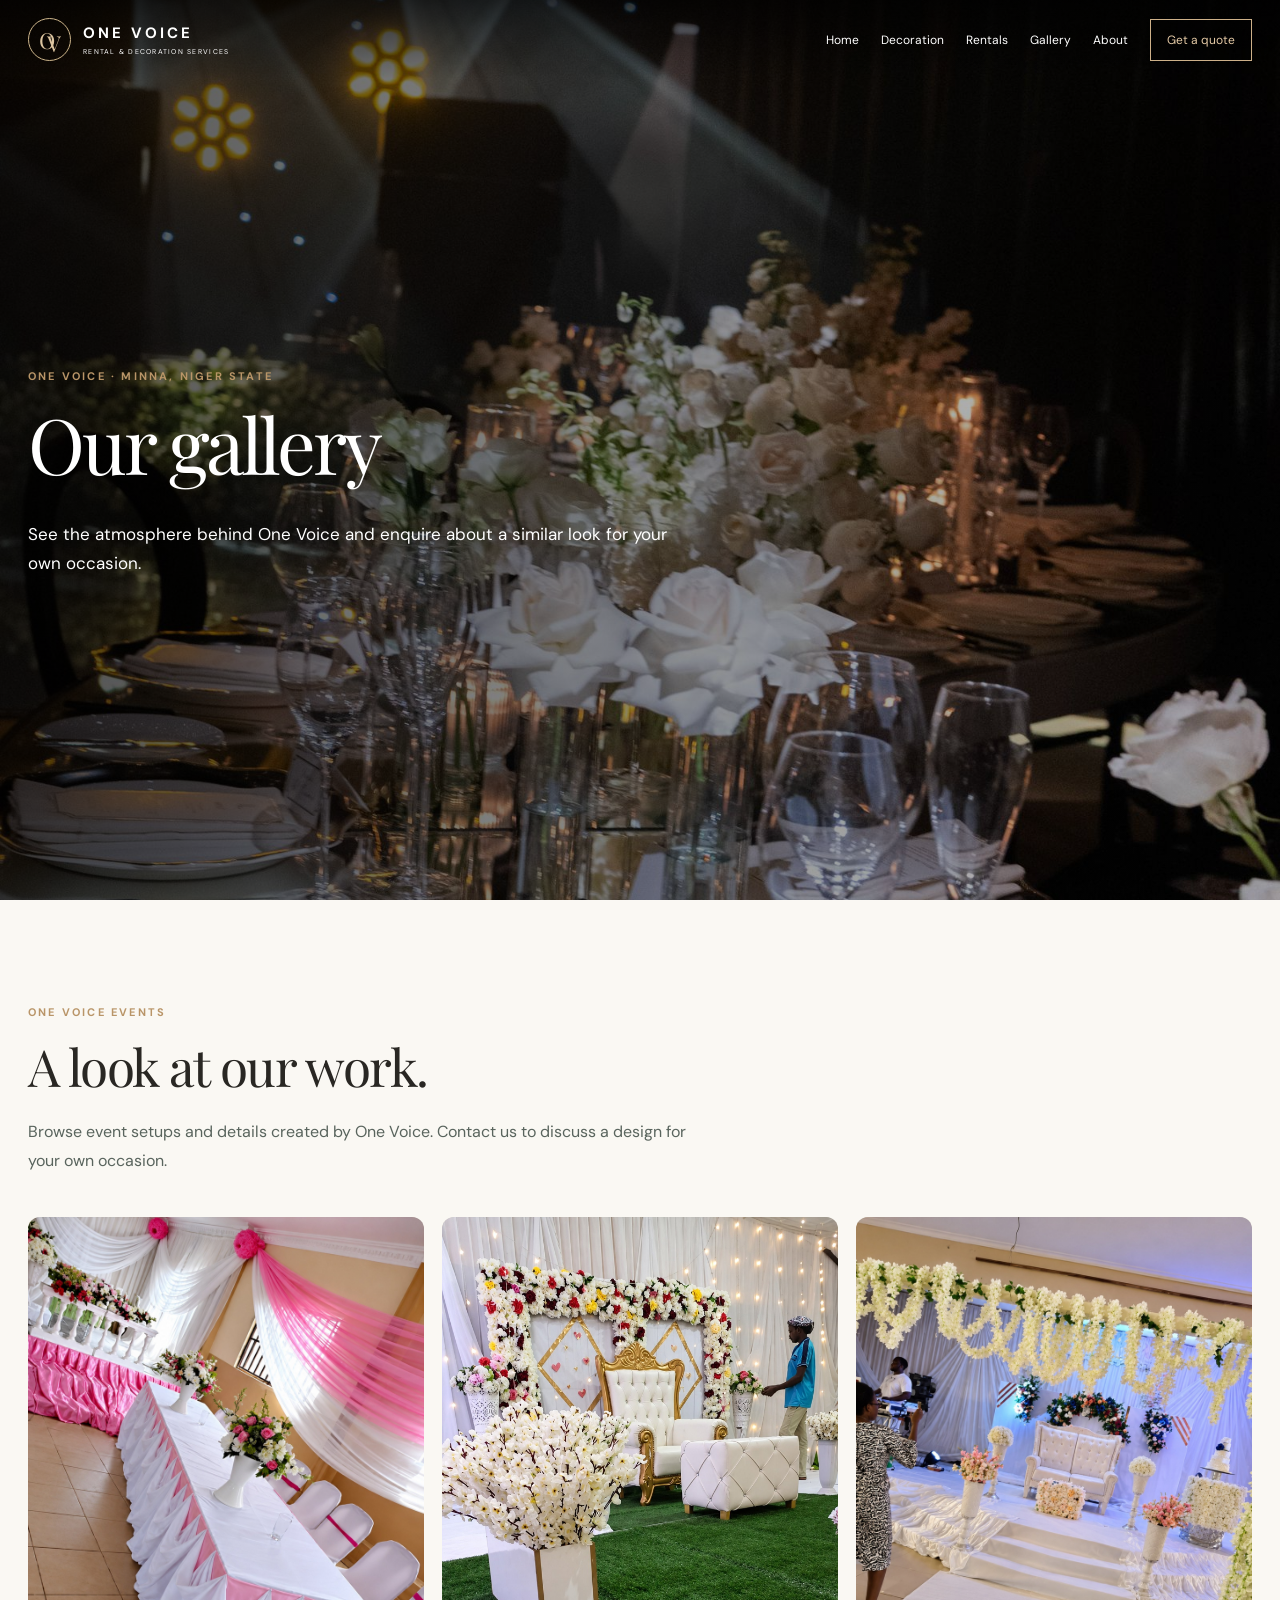
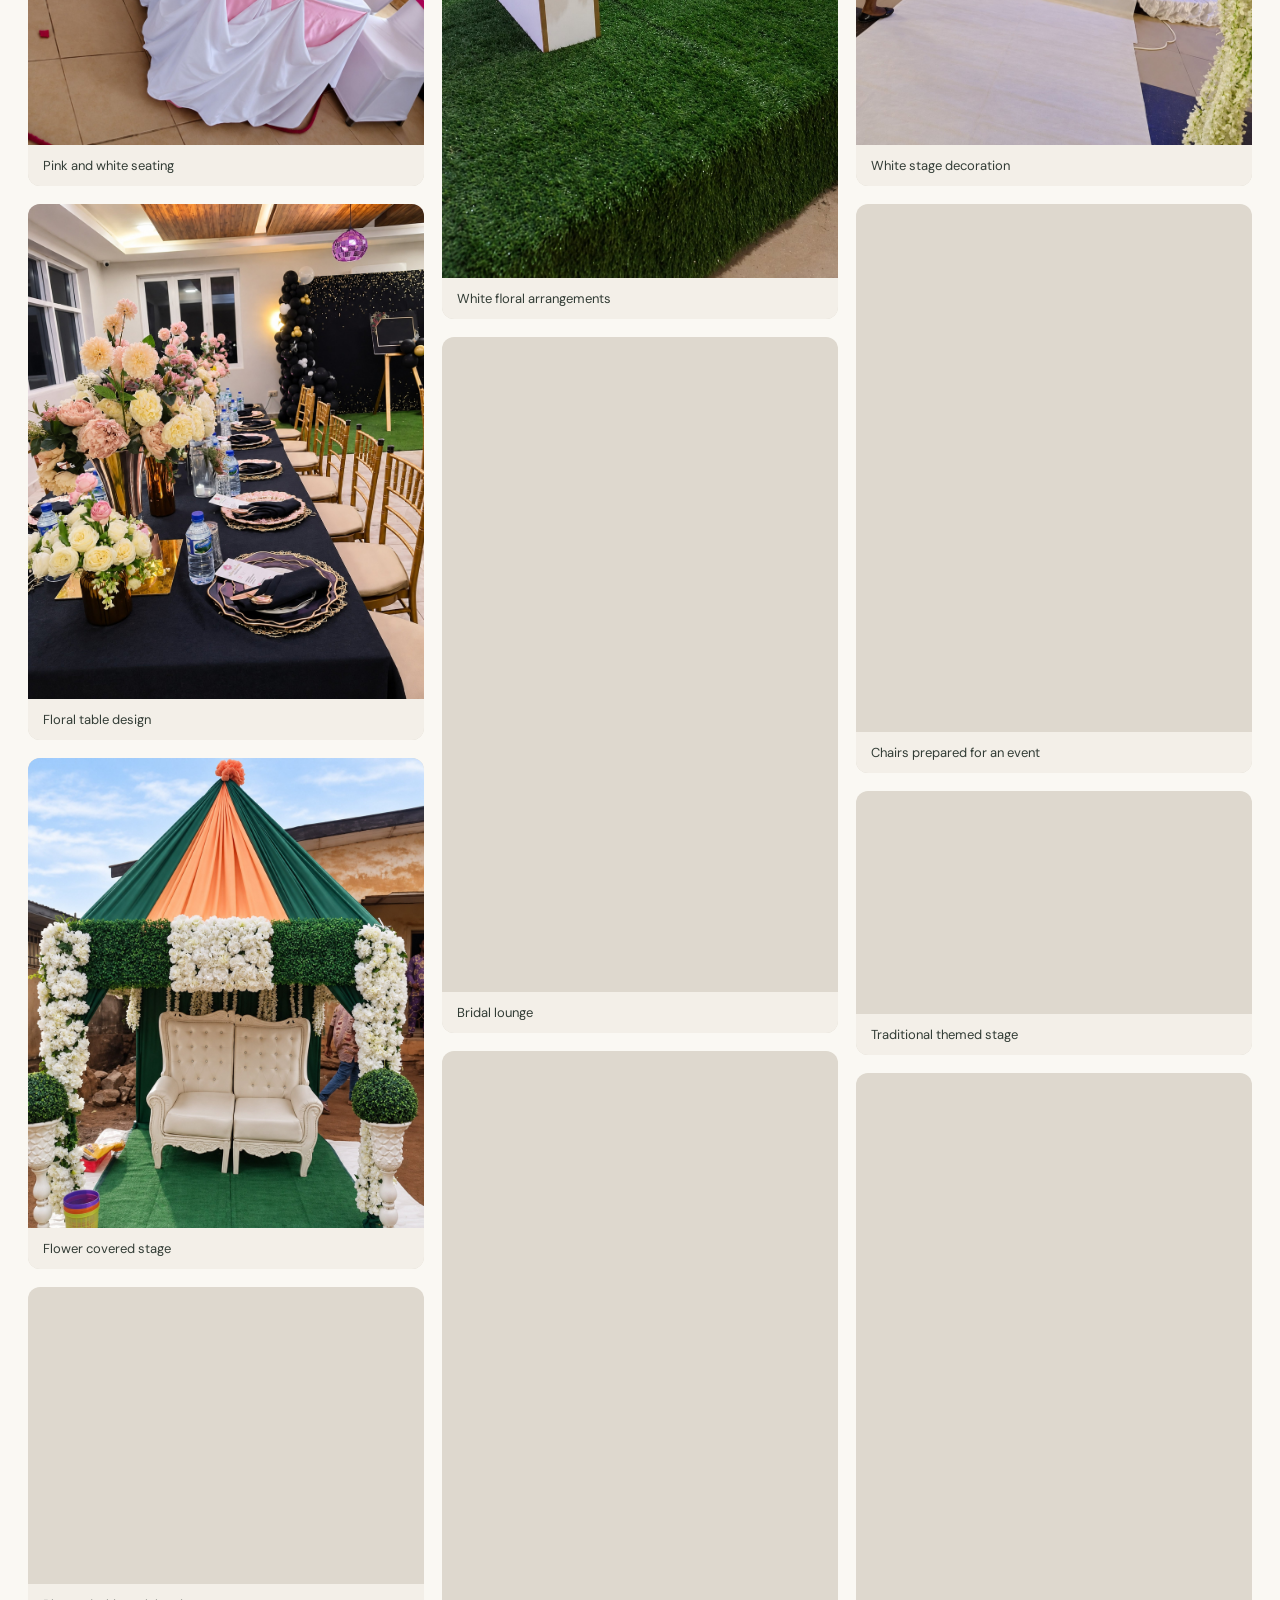
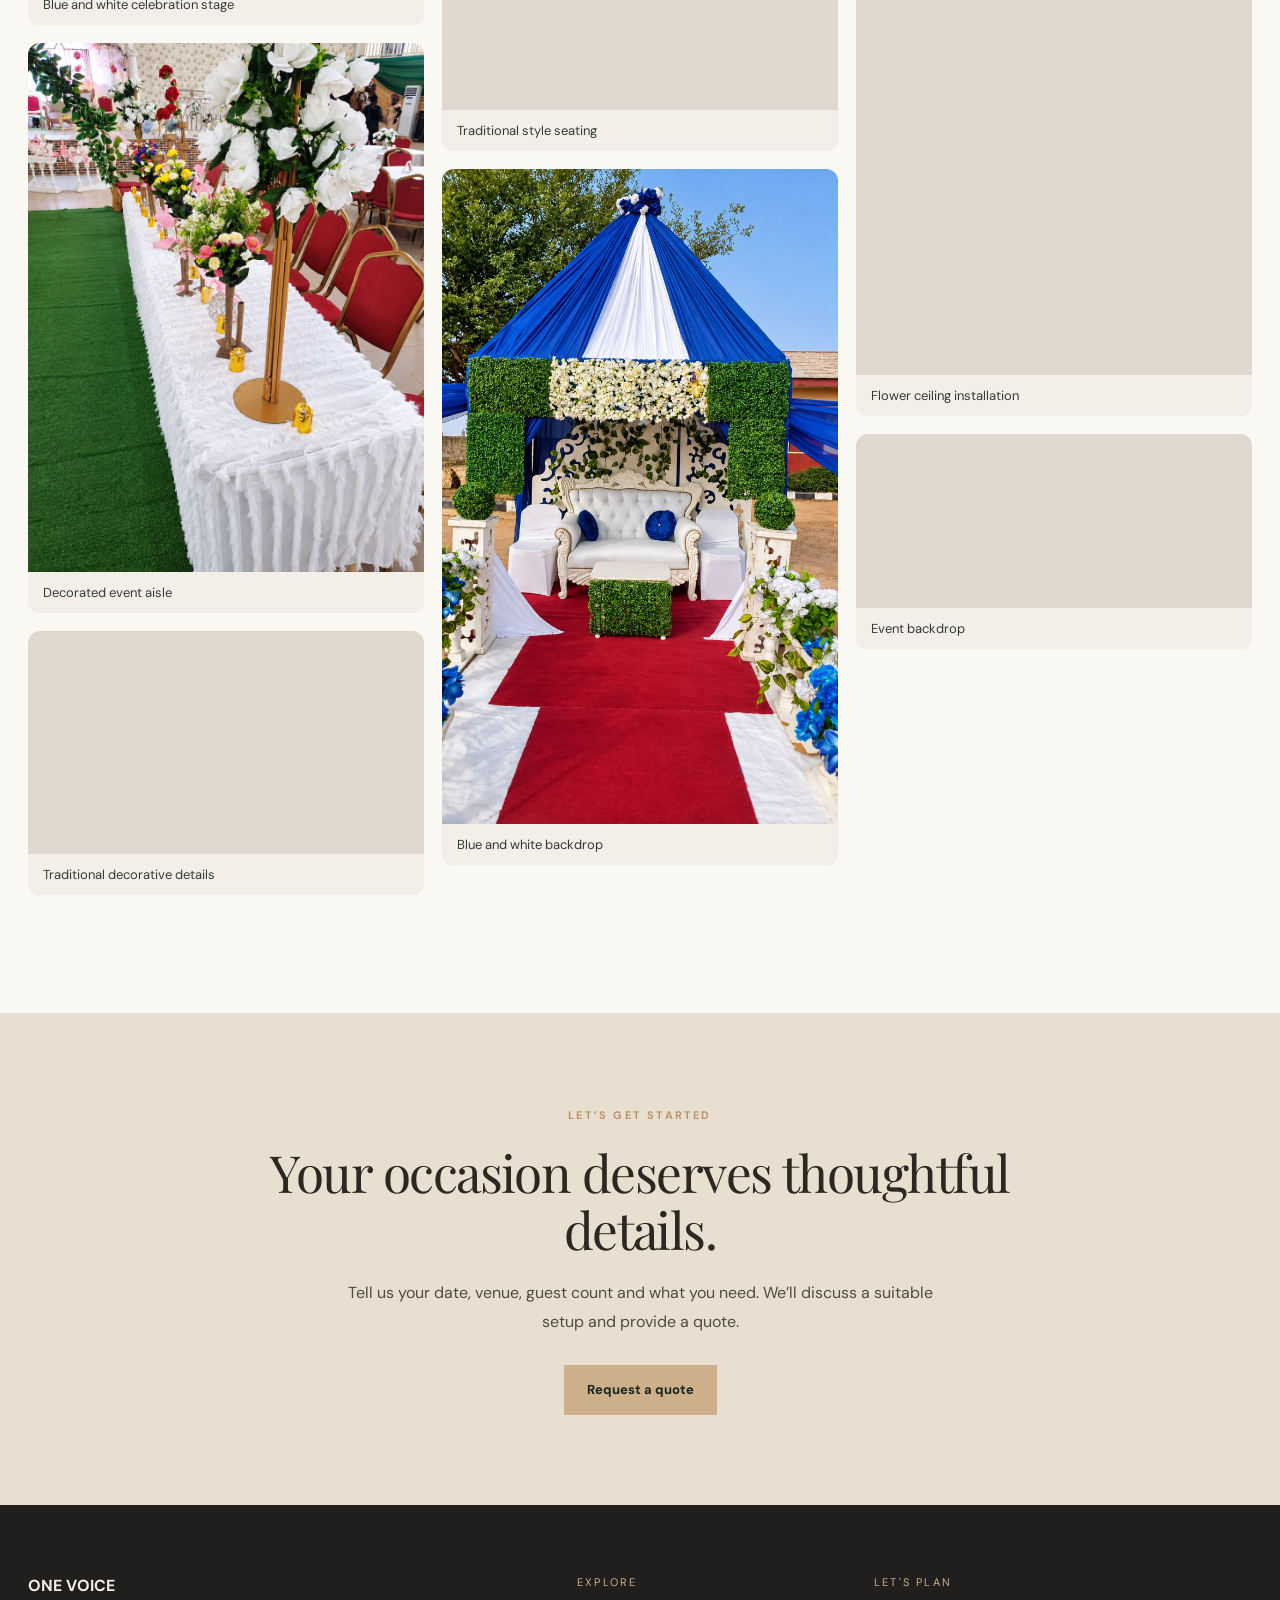
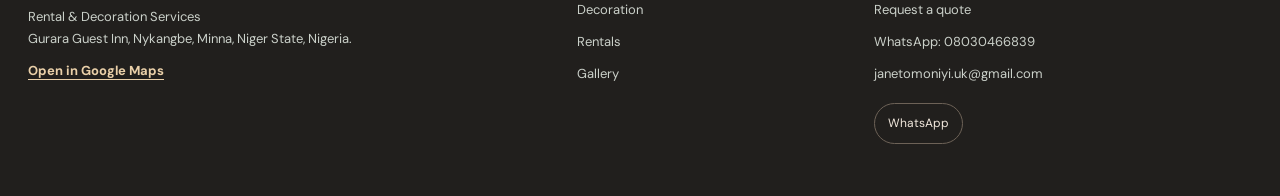
<file: gallery.html>
<!doctype html><html lang="en"><head><meta charset="utf-8"><meta name="viewport" content="width=device-width, initial-scale=1"><meta name="theme-color" content="#14231f"><meta name="description" content="See the atmosphere behind One Voice and enquire about a similar look for your own occasion."><title>Our gallery | One Voice Rental & Decoration Services</title><link rel="preconnect" href="https://fonts.googleapis.com"><link rel="preconnect" href="https://fonts.gstatic.com" crossorigin><link href="https://fonts.googleapis.com/css2?family=DM+Sans:wght@400;500;600;700&family=Playfair+Display:wght@400;500;600&display=swap" rel="stylesheet"><link rel="stylesheet" href="styles.css"></head><body class="inner-page gallery-page"><header class="site-header"><a class="brand" href="index.html" aria-label="One Voice home"><span class="brand__symbol" aria-hidden="true"><span>O</span><span>V</span></span><span class="brand__wordmark"><strong>ONE VOICE</strong><small>RENTAL & DECORATION SERVICES</small></span></a><button class="menu-toggle" type="button" aria-controls="site-nav" aria-expanded="false" aria-label="Open menu">☰</button><nav class="site-nav" id="site-nav" aria-label="Main navigation"><a href="index.html">Home</a><a href="decoration.html">Decoration</a><a href="rentals.html">Rentals</a><a href="gallery.html">Gallery</a><a href="about.html">About</a><a class="nav-quote" href="quote.html">Get a quote </a></nav></header><main><section class="page-hero"><span class="kicker">ONE VOICE · MINNA, NIGER STATE</span><h1>Our gallery</h1><p>See the atmosphere behind One Voice and enquire about a similar look for your own occasion.</p></section><section class="section"><div class="section-head"><span class="kicker">ONE VOICE EVENTS</span><h2>A look at our work.</h2><p>Browse event setups and details created by One Voice. Contact us to discuss a design for your own occasion.</p></div><div class="photo-gallery"><figure class="voice-photo"><img src="assets/one-voice-2.jpg" alt="Pink and white seating by One Voice" loading="lazy" decoding="async"><figcaption>Pink and white seating</figcaption></figure><figure class="voice-photo"><img src="assets/one-voice-3.jpg" alt="Floral table design by One Voice" loading="lazy" decoding="async"><figcaption>Floral table design</figcaption></figure><figure class="voice-photo"><img src="assets/one-voice-5.jpg" alt="Flower covered stage by One Voice" loading="lazy" decoding="async"><figcaption>Flower covered stage</figcaption></figure><figure class="voice-photo"><img src="assets/one-voice-7.jpg" alt="Blue and white celebration stage by One Voice" loading="lazy" decoding="async"><figcaption>Blue and white celebration stage</figcaption></figure><figure class="voice-photo"><img src="assets/one-voice-11.jpg" alt="Decorated event aisle by One Voice" loading="lazy" decoding="async"><figcaption>Decorated event aisle</figcaption></figure><figure class="voice-photo"><img src="assets/one-voice-14.jpg" alt="Traditional decorative details by One Voice" loading="lazy" decoding="async"><figcaption>Traditional decorative details</figcaption></figure><figure class="voice-photo"><img src="assets/one-voice-16.jpg" alt="White floral arrangements by One Voice" loading="lazy" decoding="async"><figcaption>White floral arrangements</figcaption></figure><figure class="voice-photo"><img src="assets/one-voice-18.jpg" alt="Bridal lounge by One Voice" loading="lazy" decoding="async"><figcaption>Bridal lounge</figcaption></figure><figure class="voice-photo"><img src="assets/one-voice-21.jpg" alt="Traditional style seating by One Voice" loading="lazy" decoding="async"><figcaption>Traditional style seating</figcaption></figure><figure class="voice-photo"><img src="assets/one-voice-23.jpg" alt="Blue and white backdrop by One Voice" loading="lazy" decoding="async"><figcaption>Blue and white backdrop</figcaption></figure><figure class="voice-photo"><img src="assets/one-voice-26.jpg" alt="White stage decoration by One Voice" loading="lazy" decoding="async"><figcaption>White stage decoration</figcaption></figure><figure class="voice-photo"><img src="assets/one-voice-39.jpg" alt="Chairs prepared for an event by One Voice" loading="lazy" decoding="async"><figcaption>Chairs prepared for an event</figcaption></figure><figure class="voice-photo"><img src="assets/one-voice-54.jpg" alt="Traditional themed stage by One Voice" loading="lazy" decoding="async"><figcaption>Traditional themed stage</figcaption></figure><figure class="voice-photo"><img src="assets/one-voice-56.jpg" alt="Flower ceiling installation by One Voice" loading="lazy" decoding="async"><figcaption>Flower ceiling installation</figcaption></figure><figure class="voice-photo"><img src="assets/one-voice-62.jpg" alt="Event backdrop by One Voice" loading="lazy" decoding="async"><figcaption>Event backdrop</figcaption></figure></div></section><section class="cta"><span class="kicker">LET’S GET STARTED</span><h2>Your occasion deserves thoughtful details.</h2><p>Tell us your date, venue, guest count and what you need. We’ll discuss a suitable setup and provide a quote.</p><a class="button" href="quote.html">Request a quote <span aria-hidden="true"></span></a></section></main><footer class="footer"><div><strong>ONE VOICE</strong><p>Rental & Decoration Services<br>Gurara Guest Inn, Nykangbe, Minna, Niger State, Nigeria.</p><a class="map-link" href="https://www.google.com/maps/search/?api=1&query=Gurara%20Guest%20Inn%2C%20Nykangbe%2C%20Minna%2C%20Niger%20State%2C%20Nigeria" target="_blank" rel="noopener noreferrer">Open in Google Maps </a></div><div><span>EXPLORE</span><a href="decoration.html">Decoration</a><a href="rentals.html">Rentals</a><a href="gallery.html">Gallery</a></div><div><span>LET'S PLAN</span><a href="quote.html">Request a quote</a><a href="https://wa.me/2348030466839" target="_blank" rel="noopener">WhatsApp: 08030466839</a><a href="mailto:janetomoniyi.uk@gmail.com">janetomoniyi.uk@gmail.com</a><div class="footer-social" aria-label="Social media"><a href="https://wa.me/2348030466839" target="_blank" rel="noopener noreferrer" aria-label="Chat with One Voice on WhatsApp">WhatsApp </a></div></div></footer><dialog class="lightbox" id="image-viewer" aria-label="Photo viewer"><div class="lightbox__bar"><span id="lightbox-caption"></span><div><a id="lightbox-download" class="lightbox__download" download href="#">Download image ↓</a><button id="lightbox-close" type="button" aria-label="Close photo viewer">Close ×</button></div></div><img id="lightbox-image" alt=""></dialog><script src="script.js" defer></script></body></html>
</file>
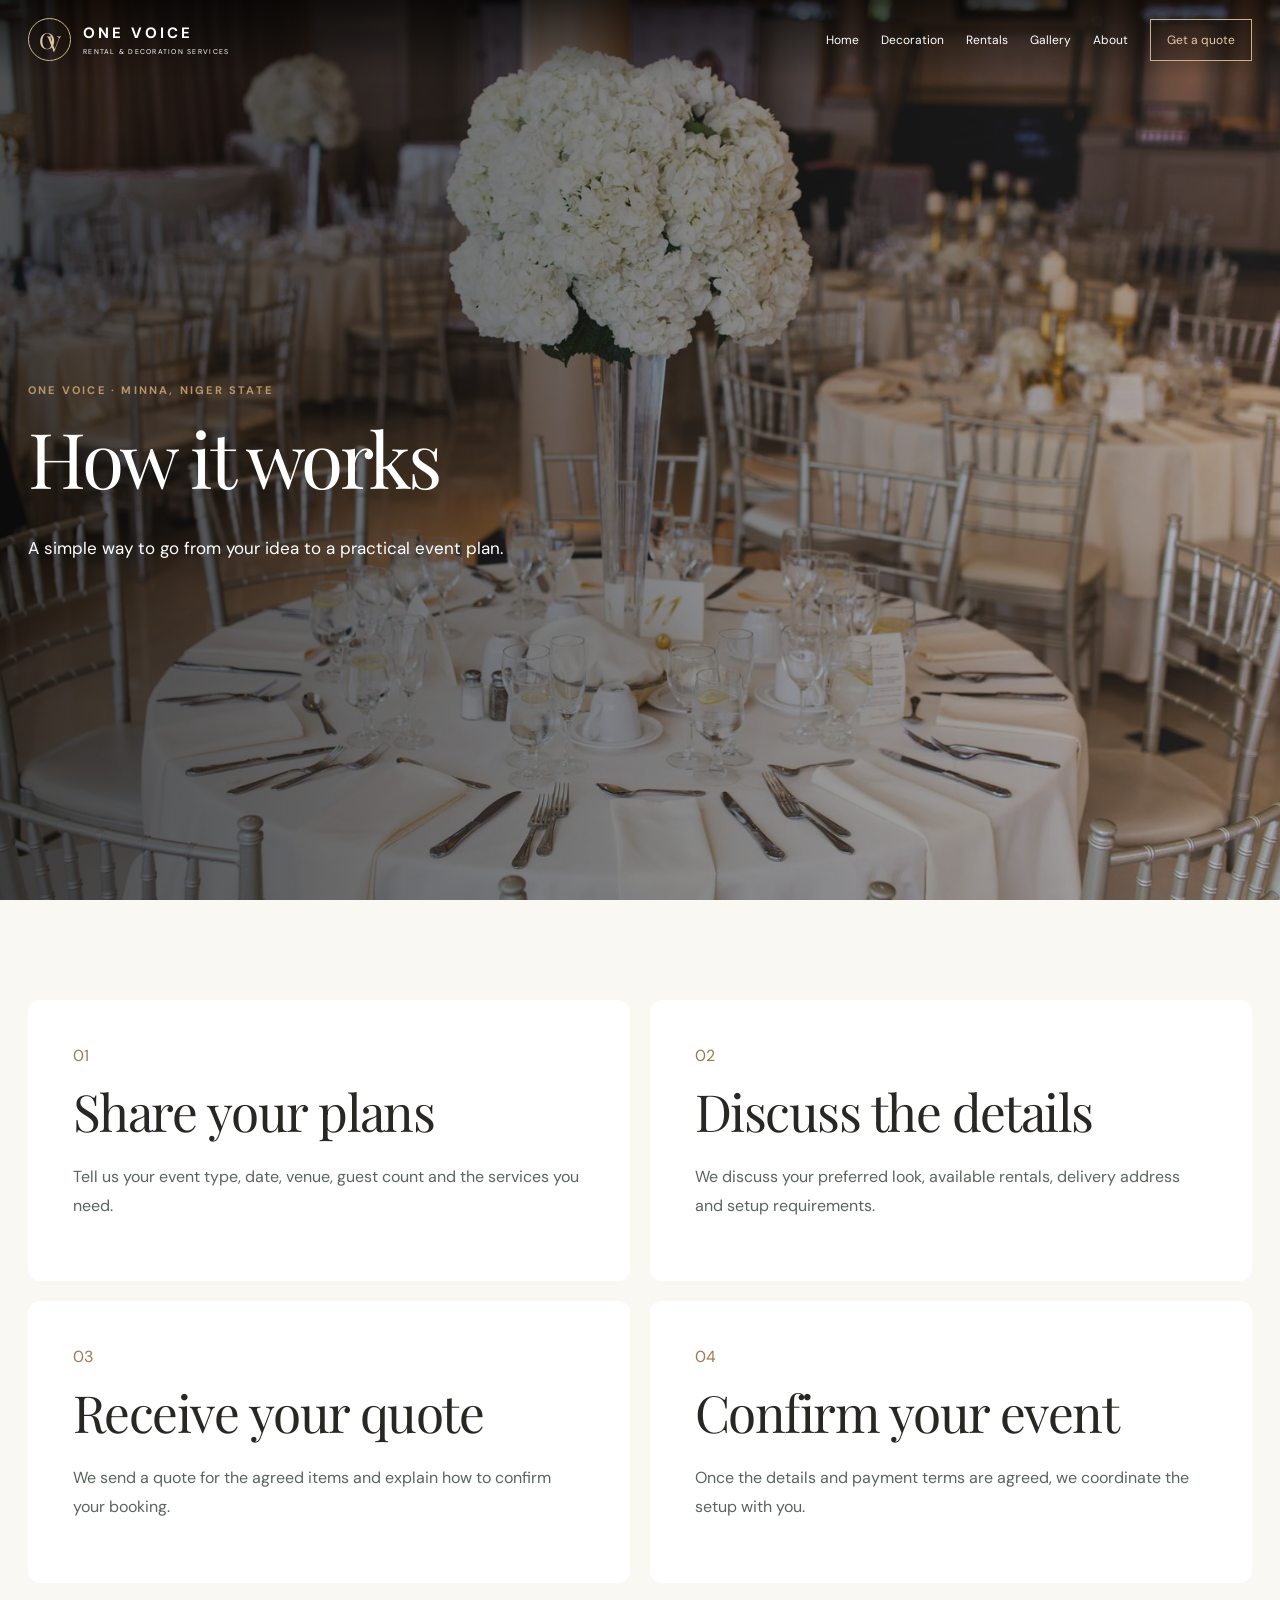
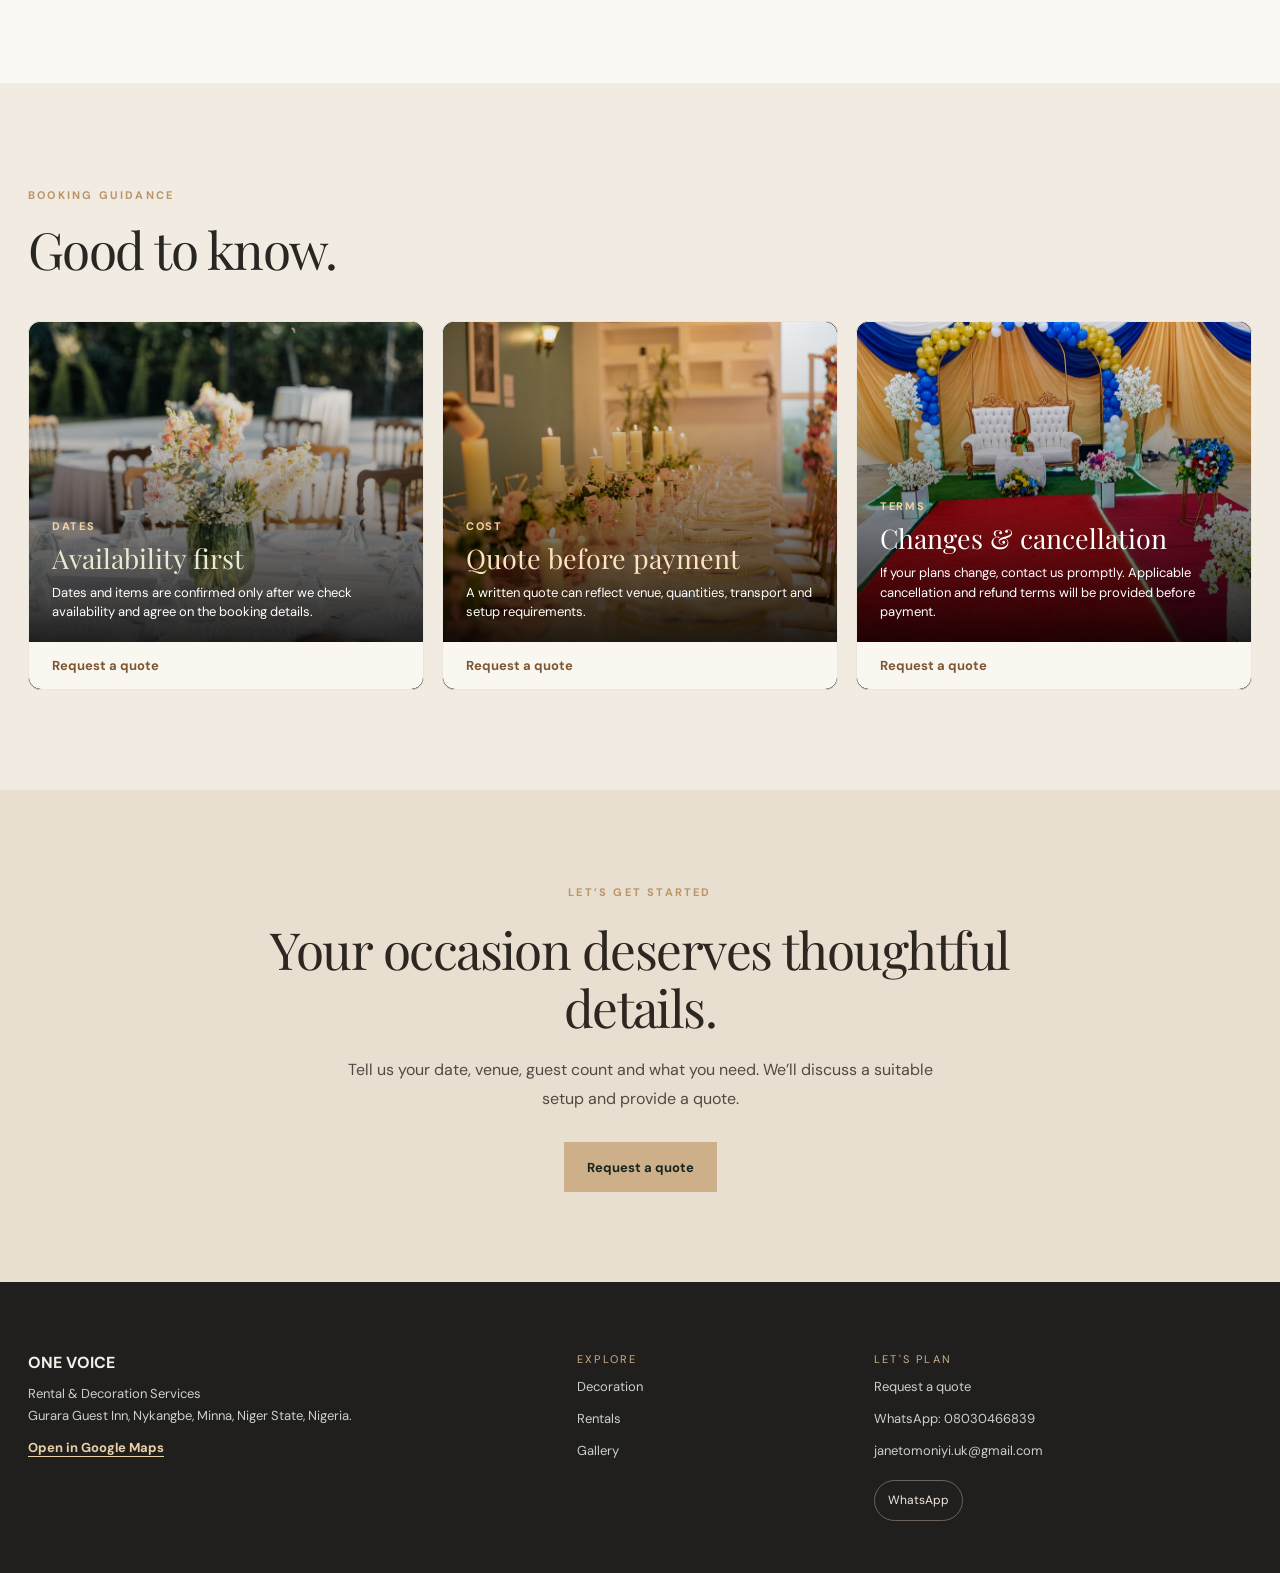
<file: process.html>
<!doctype html><html lang="en"><head><meta charset="utf-8"><meta name="viewport" content="width=device-width, initial-scale=1"><meta name="theme-color" content="#14231f"><meta name="description" content="A simple way to go from your idea to a practical event plan."><title>How it works | One Voice Rental & Decoration Services</title><link rel="preconnect" href="https://fonts.googleapis.com"><link rel="preconnect" href="https://fonts.gstatic.com" crossorigin><link href="https://fonts.googleapis.com/css2?family=DM+Sans:wght@400;500;600;700&family=Playfair+Display:wght@400;500;600&display=swap" rel="stylesheet"><link rel="stylesheet" href="styles.css"></head><body class="inner-page process-page"><header class="site-header"><a class="brand" href="index.html" aria-label="One Voice home"><span class="brand__symbol" aria-hidden="true"><span>O</span><span>V</span></span><span class="brand__wordmark"><strong>ONE VOICE</strong><small>RENTAL & DECORATION SERVICES</small></span></a><button class="menu-toggle" type="button" aria-controls="site-nav" aria-expanded="false" aria-label="Open menu">☰</button><nav class="site-nav" id="site-nav" aria-label="Main navigation"><a href="index.html">Home</a><a href="decoration.html">Decoration</a><a href="rentals.html">Rentals</a><a href="gallery.html">Gallery</a><a href="about.html">About</a><a class="nav-quote" href="quote.html">Get a quote </a></nav></header><main><section class="page-hero"><span class="kicker">ONE VOICE · MINNA, NIGER STATE</span><h1>How it works</h1><p>A simple way to go from your idea to a practical event plan.</p></section><section class="section"><div class="steps"><article><span>01</span><h2>Share your plans</h2><p>Tell us your event type, date, venue, guest count and the services you need.</p></article><article><span>02</span><h2>Discuss the details</h2><p>We discuss your preferred look, available rentals, delivery address and setup requirements.</p></article><article><span>03</span><h2>Receive your quote</h2><p>We send a quote for the agreed items and explain how to confirm your booking.</p></article><article><span>04</span><h2>Confirm your event</h2><p>Once the details and payment terms are agreed, we coordinate the setup with you.</p></article></div></section><section class="section light"><div class="section-head"><span class="kicker">BOOKING GUIDANCE</span><h2>Good to know.</h2></div><div class="grid"><article class="card image-card"><button class="image-card__preview" type="button" data-lightbox="assets/garden-table.jpg" data-alt="Availability first inspiration photo" aria-label="View Availability first photo full screen"><img src="assets/garden-table.jpg" alt="Availability first inspiration photo" loading="lazy" decoding="async"><span class="image-card__content"><span class="card-tag">DATES</span><strong class="image-card__title">Availability first</strong><span class="image-card__description">Dates and items are confirmed only after we check availability and agree on the booking details.</span></span></button><a class="image-card__link" href="quote.html">Request a quote </a></article><article class="card image-card"><button class="image-card__preview" type="button" data-lightbox="assets/candlelit-table.jpg" data-alt="Quote before payment inspiration photo" aria-label="View Quote before payment photo full screen"><img src="assets/candlelit-table.jpg" alt="Quote before payment inspiration photo" loading="lazy" decoding="async"><span class="image-card__content"><span class="card-tag">COST</span><strong class="image-card__title">Quote before payment</strong><span class="image-card__description">A written quote can reflect venue, quantities, transport and setup requirements.</span></span></button><a class="image-card__link" href="quote.html">Request a quote </a></article><article class="card image-card"><button class="image-card__preview" type="button" data-lightbox="assets/one-voice-43.jpg" data-alt="Changes & cancellation inspiration photo" aria-label="View Changes & cancellation photo full screen"><img src="assets/one-voice-43.jpg" alt="Changes & cancellation inspiration photo" loading="lazy" decoding="async"><span class="image-card__content"><span class="card-tag">TERMS</span><strong class="image-card__title">Changes & cancellation</strong><span class="image-card__description">If your plans change, contact us promptly. Applicable cancellation and refund terms will be provided before payment.</span></span></button><a class="image-card__link" href="quote.html">Request a quote </a></article></div></section><section class="cta"><span class="kicker">LET’S GET STARTED</span><h2>Your occasion deserves thoughtful details.</h2><p>Tell us your date, venue, guest count and what you need. We’ll discuss a suitable setup and provide a quote.</p><a class="button" href="quote.html">Request a quote <span aria-hidden="true"></span></a></section></main><footer class="footer"><div><strong>ONE VOICE</strong><p>Rental & Decoration Services<br>Gurara Guest Inn, Nykangbe, Minna, Niger State, Nigeria.</p><a class="map-link" href="https://www.google.com/maps/search/?api=1&query=Gurara%20Guest%20Inn%2C%20Nykangbe%2C%20Minna%2C%20Niger%20State%2C%20Nigeria" target="_blank" rel="noopener noreferrer">Open in Google Maps </a></div><div><span>EXPLORE</span><a href="decoration.html">Decoration</a><a href="rentals.html">Rentals</a><a href="gallery.html">Gallery</a></div><div><span>LET'S PLAN</span><a href="quote.html">Request a quote</a><a href="https://wa.me/2348030466839" target="_blank" rel="noopener">WhatsApp: 08030466839</a><a href="mailto:janetomoniyi.uk@gmail.com">janetomoniyi.uk@gmail.com</a><div class="footer-social" aria-label="Social media"><a href="https://wa.me/2348030466839" target="_blank" rel="noopener noreferrer" aria-label="Chat with One Voice on WhatsApp">WhatsApp </a></div></div></footer><dialog class="lightbox" id="image-viewer" aria-label="Photo viewer"><div class="lightbox__bar"><span id="lightbox-caption"></span><div><a id="lightbox-download" class="lightbox__download" download href="#">Download image ↓</a><button id="lightbox-close" type="button" aria-label="Close photo viewer">Close ×</button></div></div><img id="lightbox-image" alt=""></dialog><script src="script.js" defer></script></body></html>
</file>
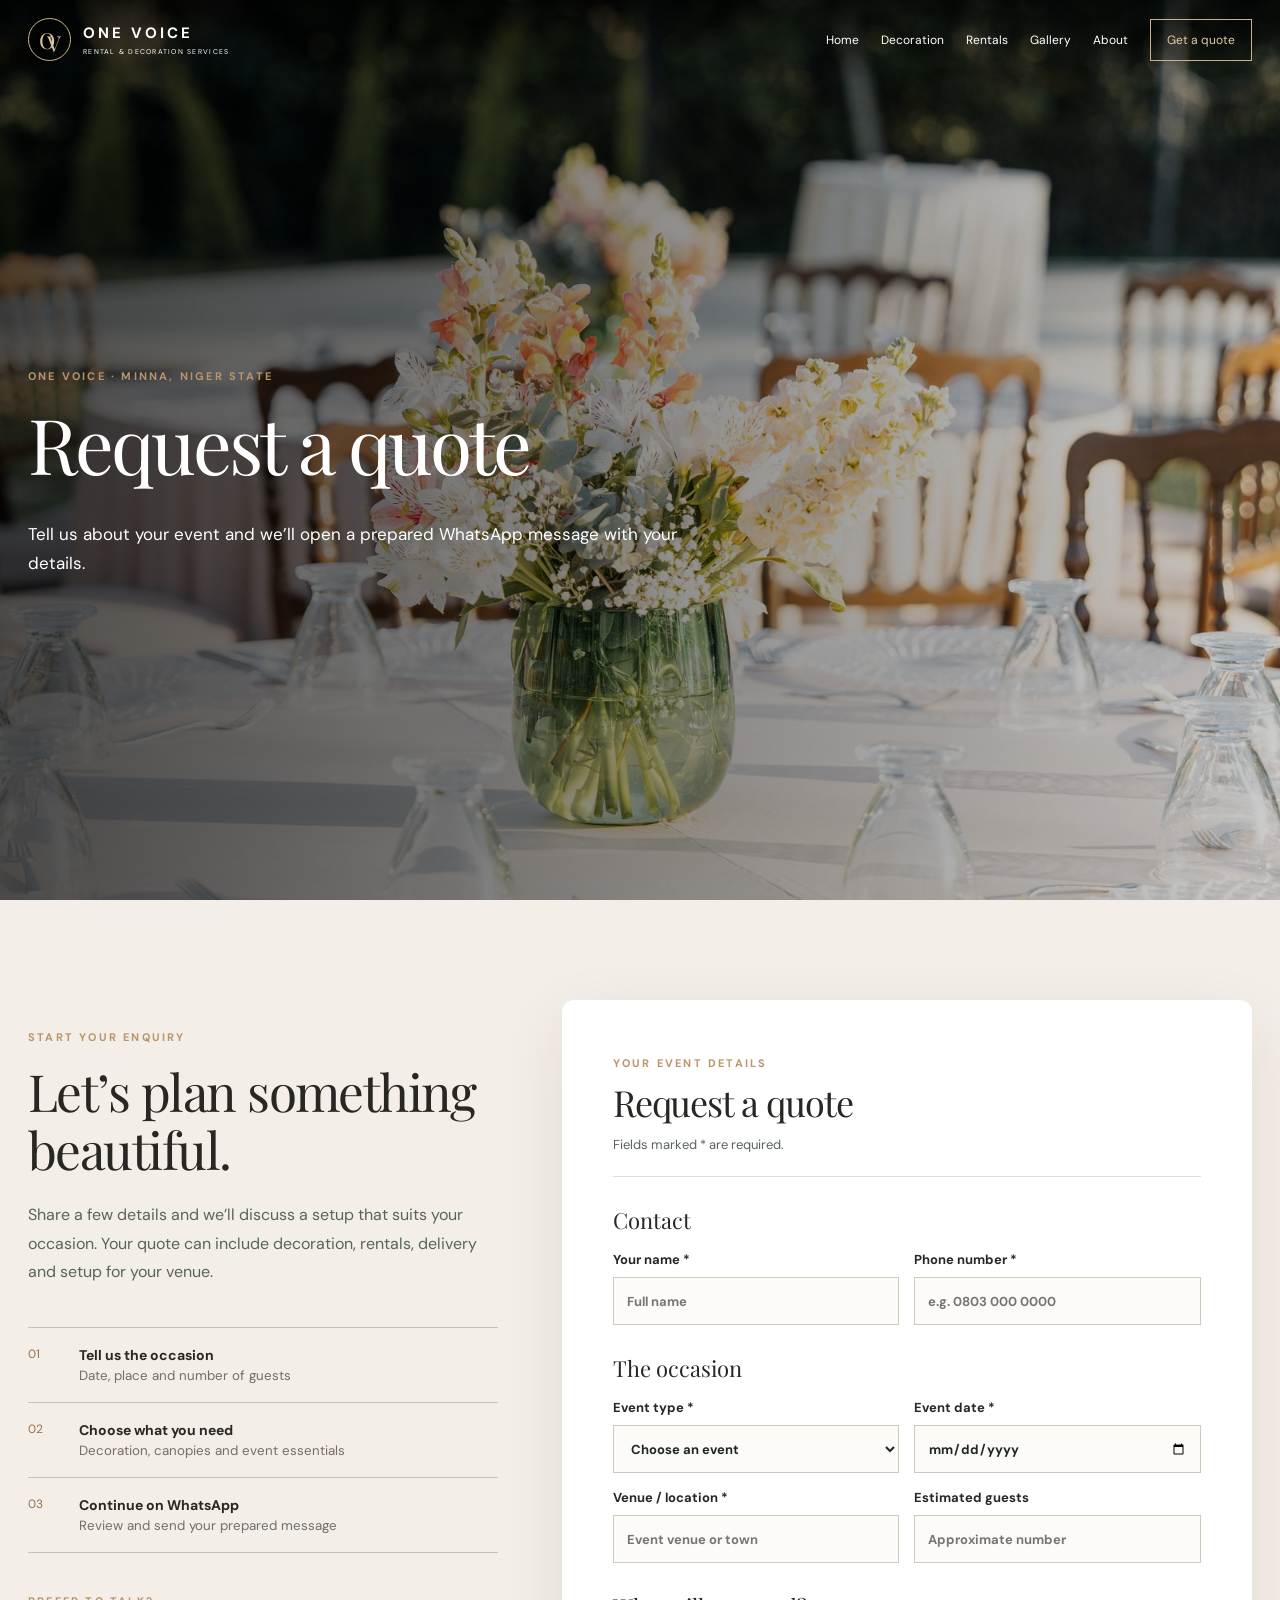
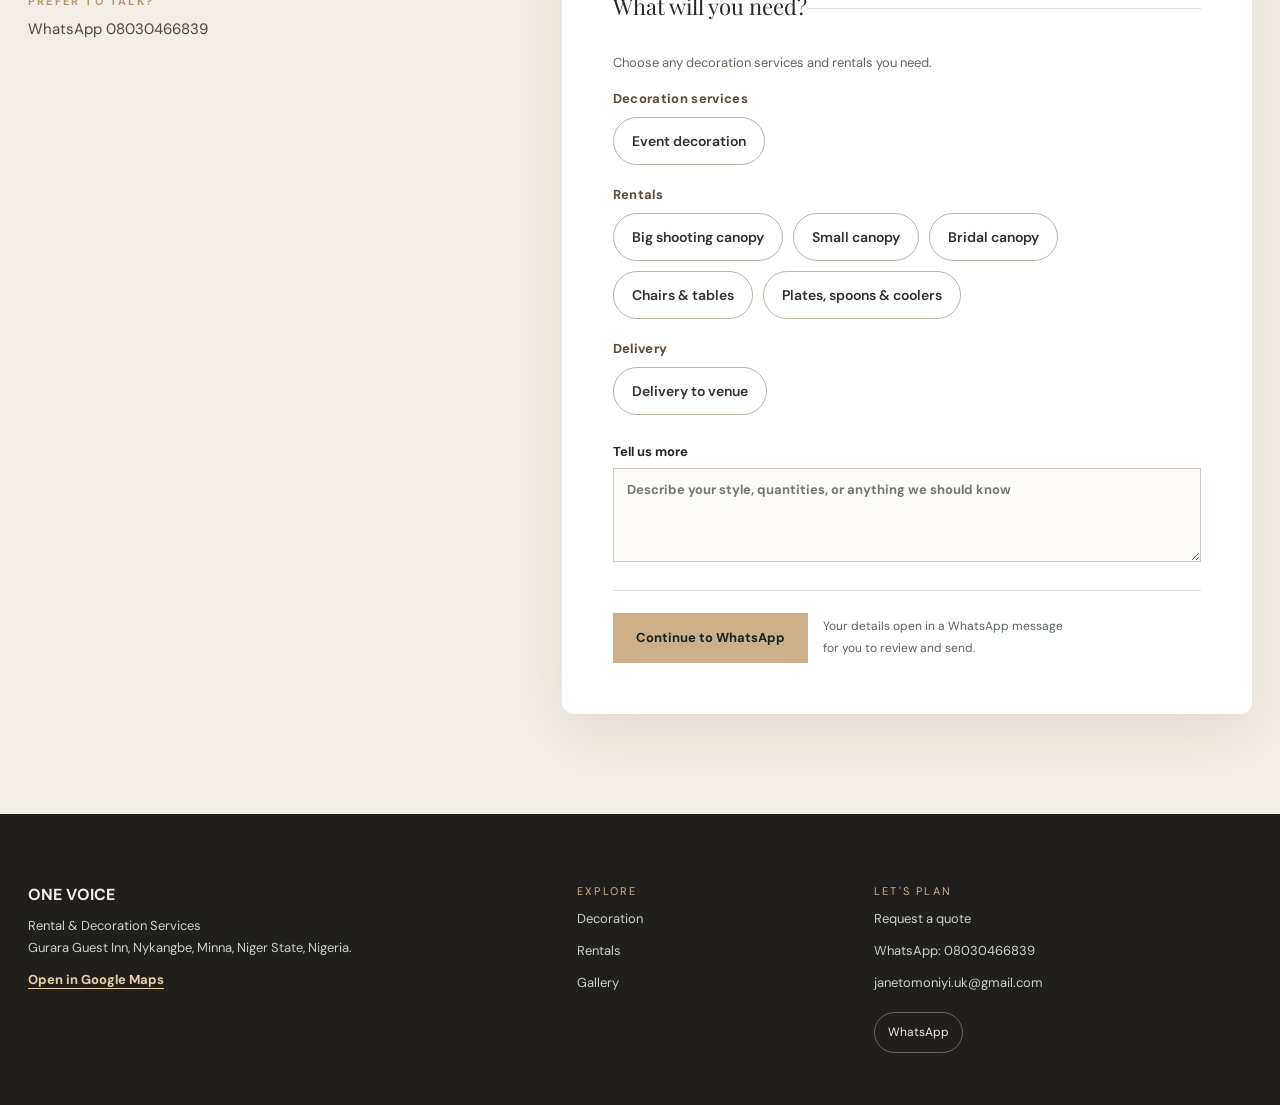
<file: quote.html>
<!doctype html><html lang="en"><head><meta charset="utf-8"><meta name="viewport" content="width=device-width, initial-scale=1"><meta name="theme-color" content="#14231f"><meta name="description" content="Tell us about your event and we’ll open a prepared WhatsApp message with your details."><title>Request a quote | One Voice Rental & Decoration Services</title><link rel="preconnect" href="https://fonts.googleapis.com"><link rel="preconnect" href="https://fonts.gstatic.com" crossorigin><link href="https://fonts.googleapis.com/css2?family=DM+Sans:wght@400;500;600;700&family=Playfair+Display:wght@400;500;600&display=swap" rel="stylesheet"><link rel="stylesheet" href="styles.css"></head><body class="inner-page quote-page"><header class="site-header"><a class="brand" href="index.html" aria-label="One Voice home"><span class="brand__symbol" aria-hidden="true"><span>O</span><span>V</span></span><span class="brand__wordmark"><strong>ONE VOICE</strong><small>RENTAL & DECORATION SERVICES</small></span></a><button class="menu-toggle" type="button" aria-controls="site-nav" aria-expanded="false" aria-label="Open menu">☰</button><nav class="site-nav" id="site-nav" aria-label="Main navigation"><a href="index.html">Home</a><a href="decoration.html">Decoration</a><a href="rentals.html">Rentals</a><a href="gallery.html">Gallery</a><a href="about.html">About</a><a class="nav-quote" href="quote.html">Get a quote </a></nav></header><main><section class="page-hero"><span class="kicker">ONE VOICE · MINNA, NIGER STATE</span><h1>Request a quote</h1><p>Tell us about your event and we’ll open a prepared WhatsApp message with your details.</p></section><section class="section quote-section"><div class="quote-intro"><span class="kicker">START YOUR ENQUIRY</span><h2>Let’s plan something beautiful.</h2><p>Share a few details and we’ll discuss a setup that suits your occasion. Your quote can include decoration, rentals, delivery and setup for your venue.</p><div class="quote-intro__steps"><div><span>01</span><strong>Tell us the occasion</strong><small>Date, place and number of guests</small></div><div><span>02</span><strong>Choose what you need</strong><small>Decoration, canopies and event essentials</small></div><div><span>03</span><strong>Continue on WhatsApp</strong><small>Review and send your prepared message</small></div></div><div class="quote-contact"><span class="kicker">PREFER TO TALK?</span><a href="https://wa.me/2348030466839" target="_blank" rel="noopener">WhatsApp 08030466839 </a></div></div><form id="quote-form" class="quote-form"><div class="form-heading"><span class="kicker">YOUR EVENT DETAILS</span><h2>Request a quote</h2><p>Fields marked * are required.</p></div><div class="form-group"><h3>Contact</h3><div class="form-row"><label>Your name *<input name="name" required autocomplete="name" placeholder="Full name"></label><label>Phone number *<input name="phone" type="tel" required autocomplete="tel" placeholder="e.g. 0803 000 0000"></label></div></div><div class="form-group"><h3>The occasion</h3><div class="form-row"><label>Event type *<select name="event" required><option value="">Choose an event</option><option>Wedding</option><option>Traditional celebration</option><option>Birthday</option><option>Picnic</option><option>Award night / corporate event</option><option>Other</option></select></label><label>Event date *<input name="date" type="date" required></label></div><div class="form-row"><label>Venue / location *<input name="venue" required placeholder="Event venue or town"></label><label>Estimated guests<input name="guests" type="number" min="1" placeholder="Approximate number"></label></div></div><fieldset class="service-options"><legend>What will you need?</legend><p class="service-options__hint">Choose any decoration services and rentals you need.</p><div class="service-options__group"><h3>Decoration services</h3><div class="service-options__grid"><label><input type="checkbox" name="services" value="Decoration"> Event decoration</label></div></div><div class="service-options__group"><h3>Rentals</h3><div class="service-options__grid"><label><input type="checkbox" name="services" value="Big shooting canopy"> Big shooting canopy</label><label><input type="checkbox" name="services" value="Small canopy"> Small canopy</label><label><input type="checkbox" name="services" value="Bridal canopy"> Bridal canopy</label><label><input type="checkbox" name="services" value="Chairs / tables"> Chairs &amp; tables</label><label><input type="checkbox" name="services" value="Plates / spoons / coolers"> Plates, spoons &amp; coolers</label></div></div><div class="service-options__group"><h3>Delivery</h3><div class="service-options__grid"><label><input type="checkbox" name="services" value="Delivery to venue"> Delivery to venue</label></div></div></fieldset><label class="notes-label">Tell us more<textarea name="notes" rows="4" placeholder="Describe your style, quantities, or anything we should know"></textarea></label><div class="form-submit"><button class="button" type="submit">Continue to WhatsApp </button><p>Your details open in a WhatsApp message for you to review and send.</p></div></form></section></main><footer class="footer"><div><strong>ONE VOICE</strong><p>Rental & Decoration Services<br>Gurara Guest Inn, Nykangbe, Minna, Niger State, Nigeria.</p><a class="map-link" href="https://www.google.com/maps/search/?api=1&query=Gurara%20Guest%20Inn%2C%20Nykangbe%2C%20Minna%2C%20Niger%20State%2C%20Nigeria" target="_blank" rel="noopener noreferrer">Open in Google Maps </a></div><div><span>EXPLORE</span><a href="decoration.html">Decoration</a><a href="rentals.html">Rentals</a><a href="gallery.html">Gallery</a></div><div><span>LET'S PLAN</span><a href="quote.html">Request a quote</a><a href="https://wa.me/2348030466839" target="_blank" rel="noopener">WhatsApp: 08030466839</a><a href="mailto:janetomoniyi.uk@gmail.com">janetomoniyi.uk@gmail.com</a><div class="footer-social" aria-label="Social media"><a href="https://wa.me/2348030466839" target="_blank" rel="noopener noreferrer" aria-label="Chat with One Voice on WhatsApp">WhatsApp </a></div></div></footer><dialog class="lightbox" id="image-viewer" aria-label="Photo viewer"><div class="lightbox__bar"><span id="lightbox-caption"></span><div><a id="lightbox-download" class="lightbox__download" download href="#">Download image ↓</a><button id="lightbox-close" type="button" aria-label="Close photo viewer">Close ×</button></div></div><img id="lightbox-image" alt=""></dialog><script src="script.js" defer></script></body></html>
</file>
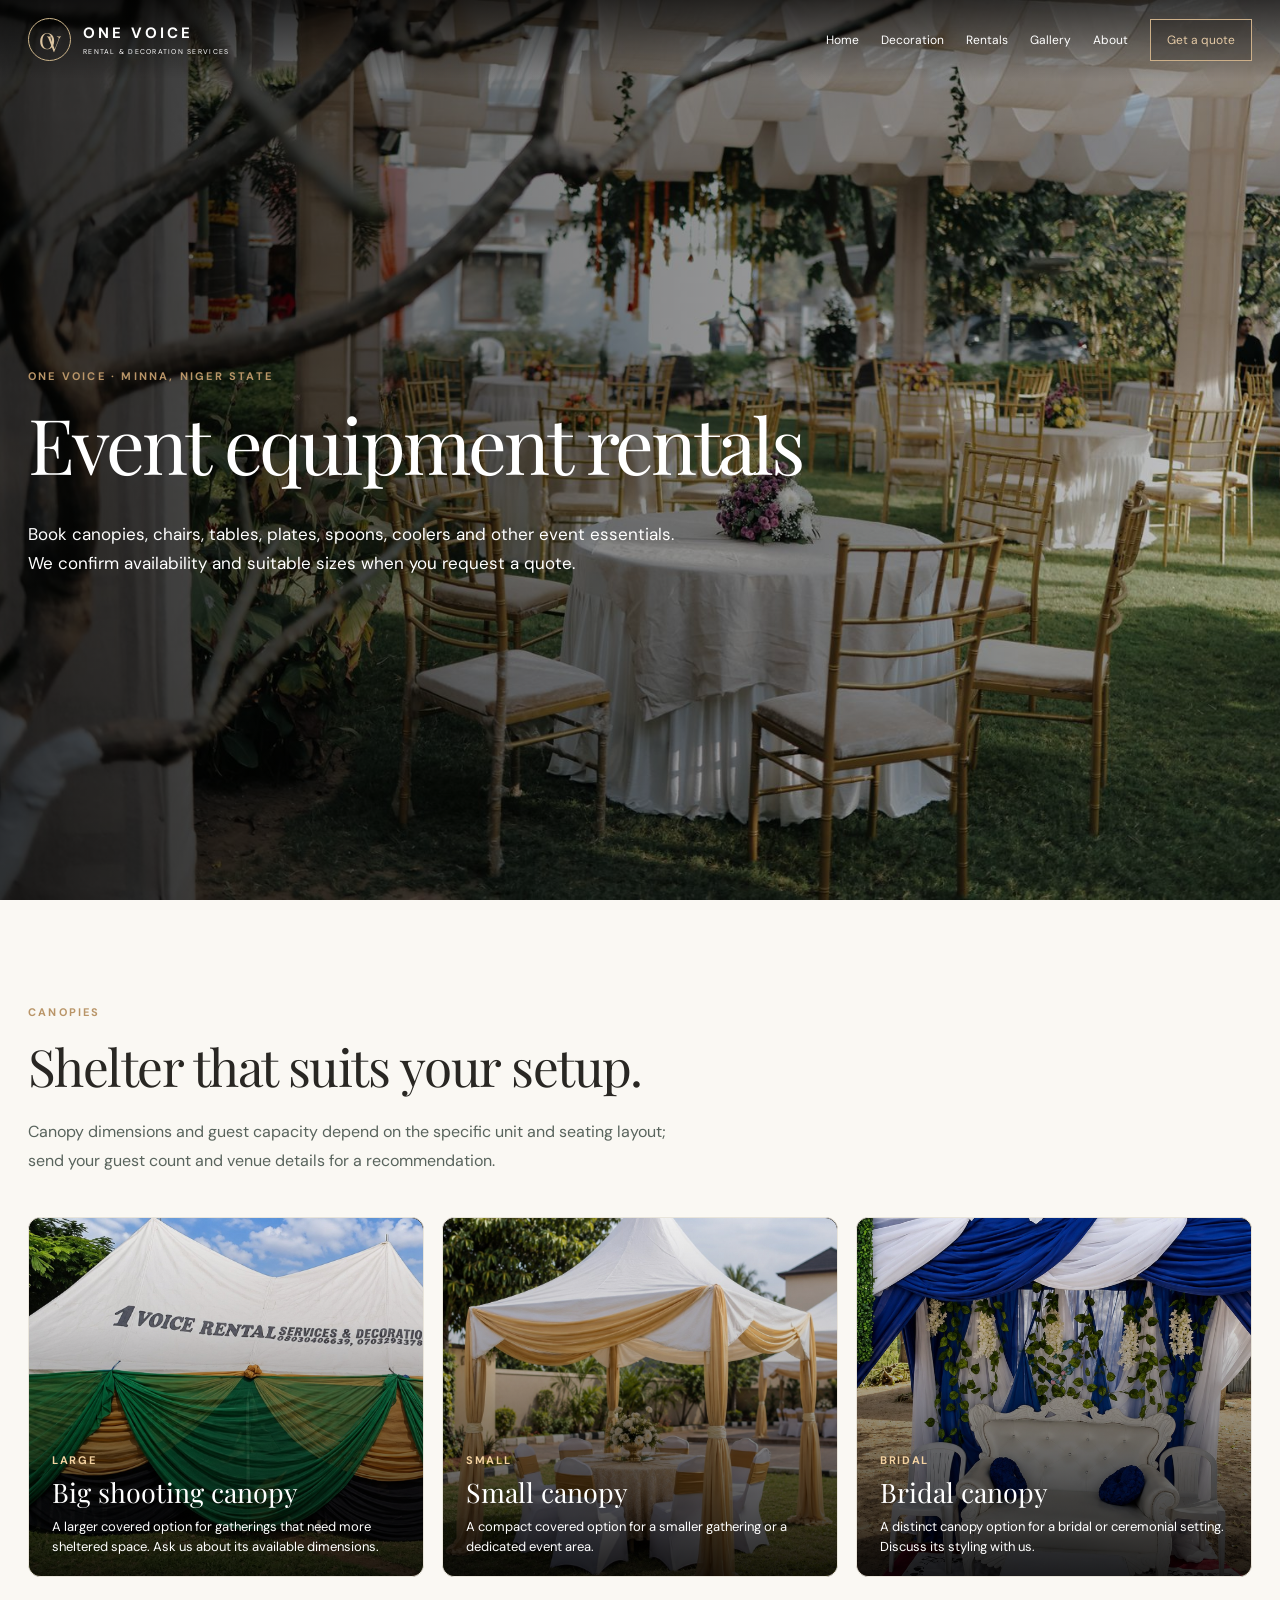
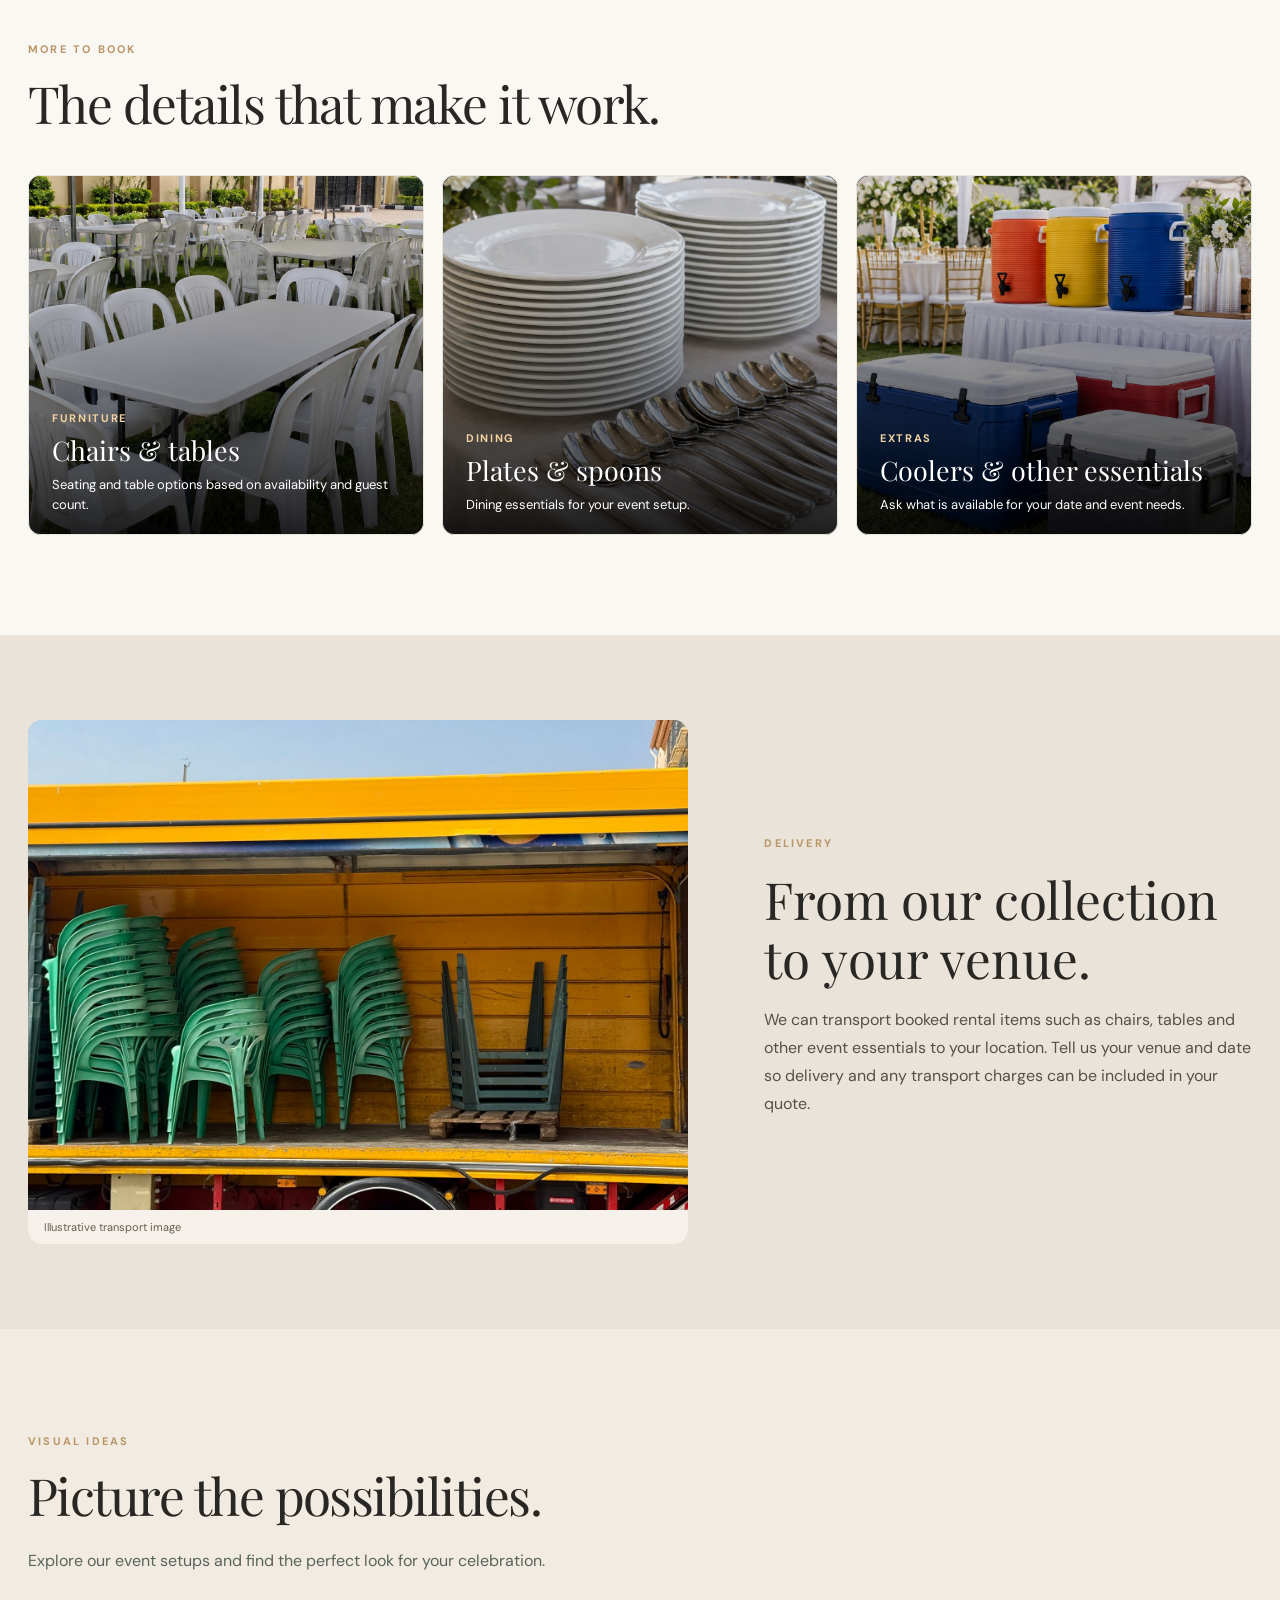
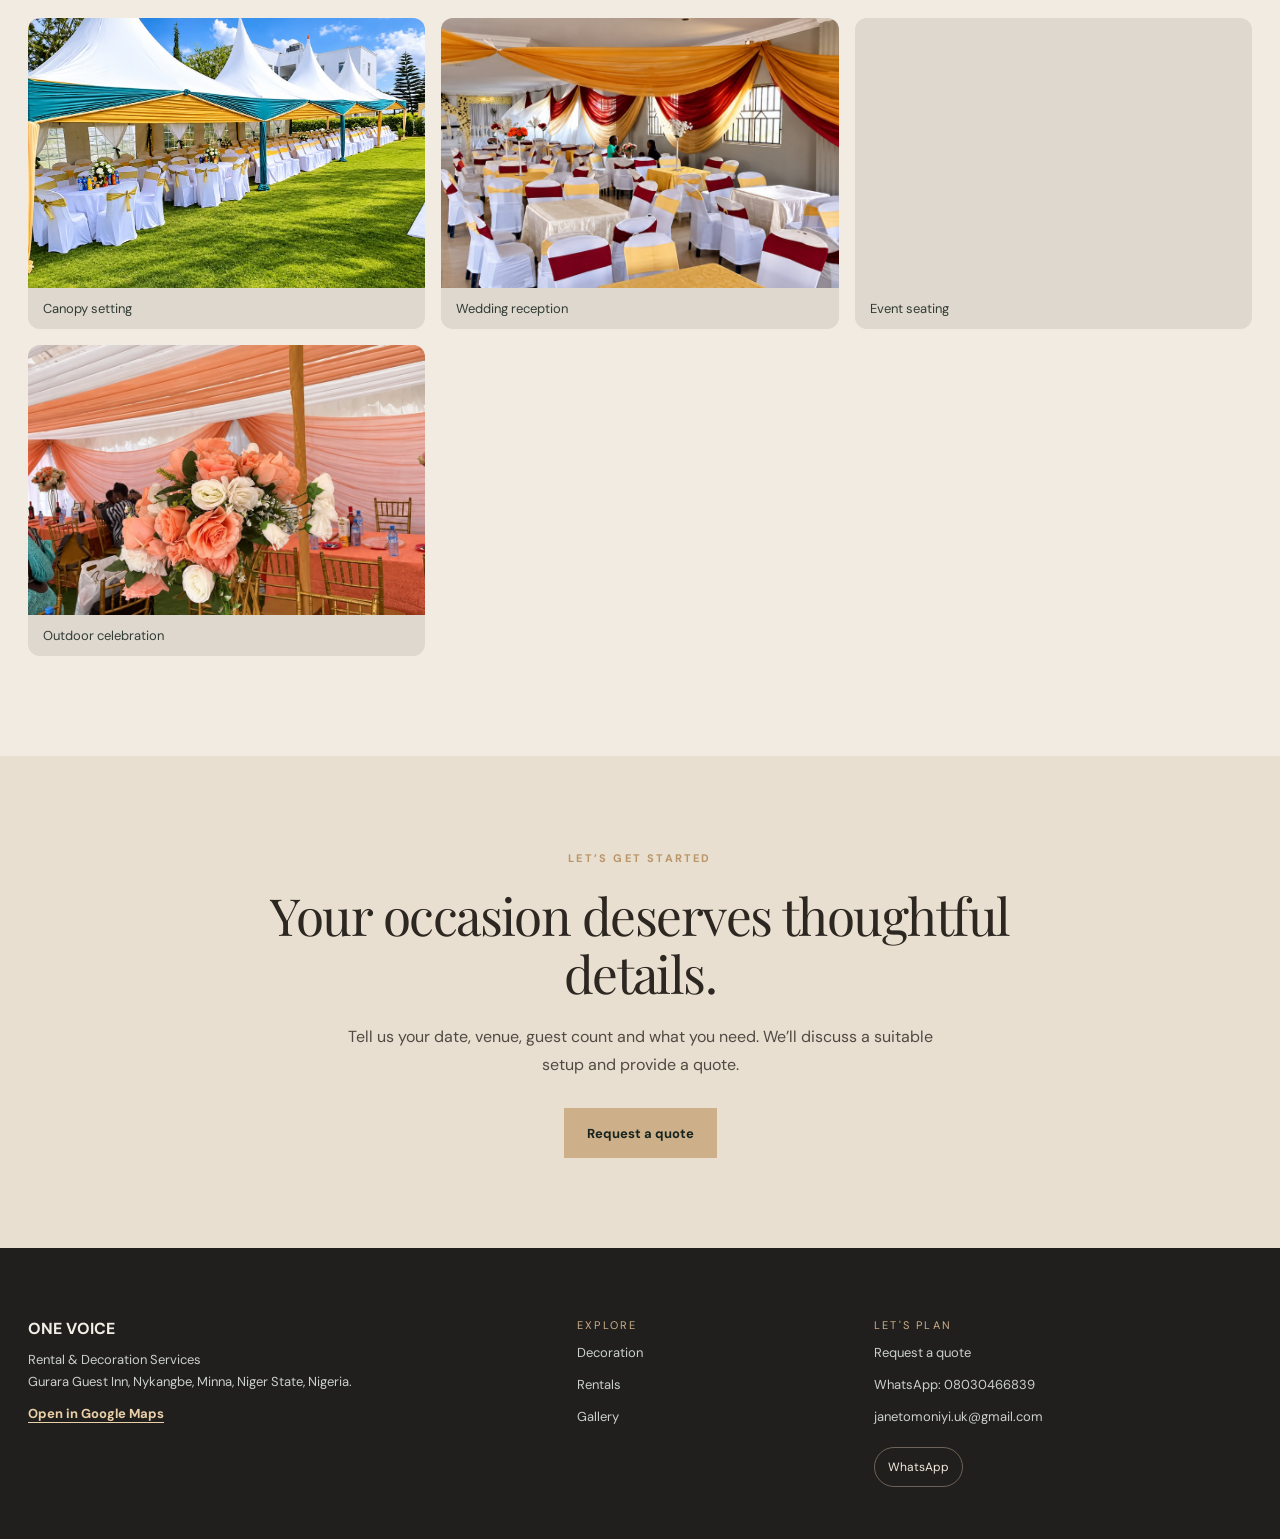
<file: rentals.html>
<!doctype html>
<html lang="en">

<head>
    <meta charset="utf-8">
    <meta name="viewport" content="width=device-width, initial-scale=1">
    <meta name="theme-color" content="#14231f">
    <meta name="description"
        content="Explore the essentials for your event. We confirm availability and suitable sizes when you request a quote.">
    <title>Event equipment rentals | One Voice Rental & Decoration Services</title>
    <link rel="preconnect" href="https://fonts.googleapis.com">
    <link rel="preconnect" href="https://fonts.gstatic.com" crossorigin>
    <link
        href="https://fonts.googleapis.com/css2?family=DM+Sans:wght@400;500;600;700&family=Playfair+Display:wght@400;500;600&display=swap"
        rel="stylesheet">
    <link rel="stylesheet" href="styles.css">
</head>

<body class="inner-page rentals-page">
    <header class="site-header"><a class="brand" href="index.html" aria-label="One Voice home"><span
                class="brand__symbol" aria-hidden="true"><span>O</span><span>V</span></span><span
                class="brand__wordmark"><strong>ONE VOICE</strong><small>RENTAL & DECORATION
                    SERVICES</small></span></a><button class="menu-toggle" type="button" aria-controls="site-nav"
            aria-expanded="false" aria-label="Open menu">☰</button>
        <nav class="site-nav" id="site-nav" aria-label="Main navigation"><a href="index.html">Home</a><a
                href="decoration.html">Decoration</a><a href="rentals.html">Rentals</a><a
                href="gallery.html">Gallery</a><a href="about.html">About</a><a class="nav-quote" href="quote.html">Get
                a quote </a></nav>
    </header>
    <main>
        <section class="page-hero"><span class="kicker">ONE VOICE · MINNA, NIGER STATE</span>
            <h1>Event equipment rentals</h1>
            <p>Book canopies, chairs, tables, plates, spoons, coolers and other event essentials. We confirm
                availability and suitable sizes when you request a quote.</p>
        </section>
        <section class="section">
            <div class="section-head"><span class="kicker">CANOPIES</span>
                <h2>Shelter that suits your setup.</h2>
                <p>Canopy dimensions and guest capacity depend on the specific unit and seating layout; send your guest
                    count and venue details for a recommendation.</p>
            </div>
            <div class="grid">
                <article class="card image-card"><button class="image-card__preview" type="button"
                        data-lightbox="assets/one-voice-41.jpg" data-alt="Large One Voice branded event canopies"
                        aria-label="View Big shooting canopy photo full screen"><img src="assets/one-voice-41.jpg"
                            alt="Large One Voice branded event canopies" loading="lazy" decoding="async"><span
                            class="image-card__content"><span class="card-tag">LARGE</span><strong
                                class="image-card__title">Big shooting canopy</strong><span
                                class="image-card__description">A larger covered option for gatherings that need more
                                sheltered space. Ask us about its available dimensions.</span></span></button></article>
                <article class="card image-card"><button class="image-card__preview" type="button"
                        data-lightbox="assets/small-canopy.jpg" data-alt="Small canopy inspiration photo"
                        aria-label="View Small canopy photo full screen"><img src="assets/small-canopy.jpg"
                            alt="Small canopy inspiration photo" loading="lazy" decoding="async"><span
                            class="image-card__content"><span class="card-tag">SMALL</span><strong
                                class="image-card__title">Small canopy</strong><span class="image-card__description">A
                                compact covered option for a smaller gathering or a dedicated event
                                area.</span></span></button></article>
                <article class="card image-card"><button class="image-card__preview" type="button"
                        data-lightbox="assets/one-voice-65.jpg" data-alt="One Voice floral bridal canopy"
                        aria-label="View Bridal canopy photo full screen"><img src="assets/one-voice-65.jpg"
                            alt="One Voice floral bridal canopy" loading="lazy" decoding="async"><span
                            class="image-card__content"><span class="card-tag">BRIDAL</span><strong
                                class="image-card__title">Bridal canopy</strong><span class="image-card__description">A
                                distinct canopy option for a bridal or ceremonial setting. Discuss its styling with
                                us.</span></span></button></article>
            </div>
            <div class="section-head top-space"><span class="kicker">MORE TO BOOK</span>
                <h2>The details that make it work.</h2>
            </div>
            <div class="grid">
                <article class="card image-card"><button class="image-card__preview" type="button"
                        data-lightbox="assets/white-plastic-chairs-tables.jpg"
                        data-alt="Illustrative white plastic event chairs and tables"
                        aria-label="View Chairs & tables photo full screen"><img
                            src="assets/white-plastic-chairs-tables.jpg"
                            alt="Illustrative white plastic event chairs and tables" loading="lazy"
                            decoding="async"><span class="image-card__content"><span
                                class="card-tag">FURNITURE</span><strong class="image-card__title">Chairs &
                                tables</strong><span class="image-card__description">Seating and table options based on
                                availability and guest count.</span></span></button></article>
                <article class="card image-card"><button class="image-card__preview" type="button"
                        data-lightbox="assets/rental-plates-spoons.jpg" data-alt="Plates & spoons inspiration photo"
                        aria-label="View Plates & spoons photo full screen"><img src="assets/rental-plates-spoons.jpg"
                            alt="Plates & spoons inspiration photo" loading="lazy" decoding="async"><span
                            class="image-card__content"><span class="card-tag">DINING</span><strong
                                class="image-card__title">Plates & spoons</strong><span
                                class="image-card__description">Dining essentials for your event
                                setup.</span></span></button></article>
                <article class="card image-card"><button class="image-card__preview" type="button"
                        data-lightbox="assets/rental-coolers.jpg"
                        data-alt="Coolers & other essentials inspiration photo"
                        aria-label="View Coolers & other essentials photo full screen"><img
                            src="assets/rental-coolers.jpg" alt="Coolers & other essentials inspiration photo"
                            loading="lazy" decoding="async"><span class="image-card__content"><span
                                class="card-tag">EXTRAS</span><strong class="image-card__title">Coolers & other
                                essentials</strong><span class="image-card__description">Ask what is available for your
                                date and event needs.</span></span></button></article>
            </div>
        </section>
        <section class="delivery-section">
            <div class="delivery-section__photo"><img src="assets/delivery-chairs.jpg"
                    alt="Illustrative image of stacked event chairs inside a delivery truck" loading="lazy"
                    decoding="async"><small>Illustrative transport image</small></div>
            <div class="delivery-section__copy"><span class="kicker">DELIVERY</span>
                <h2>From our collection to your venue.</h2>
                <p>We can transport booked rental items such as chairs, tables and other event essentials to your
                    location. Tell us your venue and date so delivery and any transport charges can be included in your
                    quote.</p>
            </div>
        </section>
        <section class="section image-section">
            <div class="section-head"><span class="kicker">VISUAL IDEAS</span>
                <h2>Picture the possibilities.</h2>
                <p>Explore our event setups and find the perfect look for your celebration.</p>
            </div>
            <div class="image-row">
                <figure><img class="photo-rentals-canopy" src="assets/rentals-canopy-setting.jpeg"
                        alt="Event canopy setting with guest tables and seating" loading="lazy" decoding="async">
                    <figcaption>Canopy setting</figcaption>
                </figure>
                <figure><img src="assets/one-voice-42.jpg" alt="Outdoor wedding reception with decorated tables"
                        loading="lazy" decoding="async">
                    <figcaption>Wedding reception</figcaption>
                </figure>
                <figure><img src="assets/one-voice-29.jpg" alt="Reception chairs and tables by One Voice" loading="lazy"
                        decoding="async">
                    <figcaption>Event seating</figcaption>
                </figure>
                <figure><img src="assets/one-voice-37.jpg" alt="Decorated event canopy by One Voice" loading="lazy"
                        decoding="async">
                    <figcaption>Outdoor celebration</figcaption>
                </figure>
            </div>
        </section>
        <section class="cta"><span class="kicker">LET’S GET STARTED</span>
            <h2>Your occasion deserves thoughtful details.</h2>
            <p>Tell us your date, venue, guest count and what you need. We’ll discuss a suitable setup and provide a
                quote.</p><a class="button" href="quote.html">Request a quote <span aria-hidden="true"></span></a>
        </section>
    </main>
    <footer class="footer">
        <div><strong>ONE VOICE</strong>
            <p>Rental & Decoration Services<br>Gurara Guest Inn, Nykangbe, Minna, Niger State, Nigeria.</p><a
                class="map-link"
                href="https://www.google.com/maps/search/?api=1&query=Gurara%20Guest%20Inn%2C%20Nykangbe%2C%20Minna%2C%20Niger%20State%2C%20Nigeria"
                target="_blank" rel="noopener noreferrer">Open in Google Maps </a>
        </div>
        <div><span>EXPLORE</span><a href="decoration.html">Decoration</a><a href="rentals.html">Rentals</a><a
                href="gallery.html">Gallery</a></div>
        <div><span>LET'S PLAN</span><a href="quote.html">Request a quote</a><a href="https://wa.me/2348030466839"
                target="_blank" rel="noopener">WhatsApp: 08030466839</a><a
                href="mailto:janetomoniyi.uk@gmail.com">janetomoniyi.uk@gmail.com</a>
            <div class="footer-social" aria-label="Social media"><a href="https://wa.me/2348030466839" target="_blank"
                    rel="noopener noreferrer" aria-label="Chat with One Voice on WhatsApp">WhatsApp </a></div>
        </div>
    </footer>
    <dialog class="lightbox" id="image-viewer" aria-label="Photo viewer">
        <div class="lightbox__bar"><span id="lightbox-caption"></span>
            <div><a id="lightbox-download" class="lightbox__download" download href="#">Download image ↓</a><button
                    id="lightbox-close" type="button" aria-label="Close photo viewer">Close ×</button></div>
        </div><img id="lightbox-image" alt="">
    </dialog>
    <script src="script.js" defer></script>
</body>

</html>
</file>
<file: styles.css>
@import url('https://fonts.googleapis.com/css2?family=DM+Sans:wght@400;500;600;700&family=Playfair+Display:wght@400;500;600&display=swap');:root{font-family:'DM Sans',sans-serif;color:#202b27;background:#f7f5ef;scroll-behavior:smooth}*{box-sizing:border-box}body{margin:0}a{color:inherit;text-decoration:none}button,input,select,textarea{font:inherit}img{max-width:100%;display:block}.site-header{background:#14231f;color:#fff;padding:18px max(28px,calc((100vw - 1320px)/2));display:flex;align-items:center;justify-content:space-between;gap:30px;position:relative;z-index:3}.brand{display:flex;align-items:center;gap:12px;flex-shrink:0}.brand__symbol{width:43px;height:43px;border:1px solid #cdb58b;border-radius:50%;display:flex;align-items:center;justify-content:center;color:#ddc5a0;font-family:'Playfair Display',serif;font-size:22px;letter-spacing:-8px;padding-right:8px}.brand__symbol span+span{transform:translateY(3px)}.brand__wordmark{display:flex;flex-direction:column;gap:4px}.brand__wordmark strong{font-size:15px;letter-spacing:.2em}.brand__wordmark small{font-size:7px;letter-spacing:.18em}.site-nav{display:flex;align-items:center;gap:18px;font-size:12px}.site-nav a{padding:9px 0;white-space:nowrap}.site-nav a[aria-current=page]{color:#e0c49a;border-bottom:1px solid #e0c49a}.site-nav a:hover{color:#e0c49a}.menu-toggle{display:none}.page-hero{background:#14231f;color:#fff;padding:85px max(28px,calc((100vw - 1320px)/2)) 100px}.page-hero h1{font-family:'Playfair Display',serif;font-size:clamp(3rem,6vw,6.5rem);font-weight:400;max-width:900px;line-height:1.07;letter-spacing:-.04em;margin:19px 0}.page-hero p{font-size:17px;color:#d9dfd9;line-height:1.7;max-width:650px}.kicker{font-size:11px;font-weight:700;letter-spacing:.2em;color:#b99568}.section{padding:100px max(28px,calc((100vw - 1320px)/2))}.section h2,.split h2,.cta h2,.home-film h2,.contact-layout h2{font-family:'Playfair Display',serif;font-size:clamp(2.4rem,4vw,4.5rem);font-weight:400;line-height:1.13;letter-spacing:-.03em;margin:17px 0 22px}.section p,.split p,.cta p{line-height:1.8;color:#59645d}.section-head{max-width:670px;margin-bottom:42px}.grid{display:grid;grid-template-columns:repeat(3,1fr);gap:18px}.card{background:#fff;padding:34px;min-height:275px;display:flex;flex-direction:column;border:1px solid #e9e5db}.card-tag{font-size:11px;letter-spacing:.15em;font-weight:700;color:#9d7952}.card h3,.gallery-note h3,.contact-panel h3{font-family:'Playfair Display',serif;font-size:28px;font-weight:400;line-height:1.2;margin:25px 0 5px}.card p{font-size:14px;margin-bottom:25px}.card a{margin-top:auto;font-size:13px;font-weight:700;color:#7c5632}.button{display:inline-flex;align-items:center;justify-content:center;background:#cdb089;color:#17231e;padding:16px 23px;font-size:13px;font-weight:700;border:0;cursor:pointer;min-height:50px}.button:hover{background:#e1c8a3}.inline-link{display:inline-block;font-weight:700;color:#865e36;border-bottom:1px solid;margin-top:15px}.cta{background:#1d302a;text-align:center;color:white;padding:90px 25px}.cta h2{max-width:760px;margin:20px auto}.cta p{color:#d9e1da;max-width:630px;margin:0 auto 28px}.footer{background:#101a17;color:#f2efe7;padding:70px max(28px,calc((100vw - 1320px)/2)) 30px;display:grid;grid-template-columns:2fr 1fr 1.5fr;gap:45px}.footer div{display:flex;flex-direction:column;gap:10px}.footer div>span{font-size:11px;letter-spacing:.2em;color:#cdb089}.footer p,.footer a{font-size:13px;color:#cbd1ca;line-height:1.7;margin:0}.footer small{grid-column:1/-1;border-top:1px solid #3b4941;padding-top:22px;color:#bbc4ba}.home-film{min-height:560px;position:relative;display:flex;align-items:end;isolation:isolate;color:#fff;background:#293930 url('assets/video-poster.jpg') center/cover}.home-film video{position:absolute;inset:0;width:100%;height:100%;object-fit:cover;z-index:-2}.home-film:before{content:'';position:absolute;inset:0;background:linear-gradient(90deg,rgba(9,20,16,.83),rgba(9,20,16,.14));z-index:-1}.home-film__content{padding:70px max(28px,calc((100vw - 1320px)/2))}.home-film h2{max-width:740px}.split{display:grid;grid-template-columns:1fr 1fr;align-items:center;gap:7vw;padding:100px max(28px,calc((100vw - 1320px)/2));background:#eae7de}.photo-block{min-height:470px;background:#33413c url('assets/video-poster.jpg') center/cover}.narrow{max-width:1000px;margin:auto}.narrow p{font-size:18px}.top-space{margin-top:60px}.gallery-grid{display:grid;grid-template-columns:1.5fr 1fr;gap:20px}.gallery-feature img{width:100%;height:460px;object-fit:cover}.gallery-note{padding:45px;background:#e7e2d6;display:flex;flex-direction:column;align-items:start;justify-content:center}.gallery-note .button{margin-top:20px}.steps{display:grid;grid-template-columns:repeat(2,1fr);gap:20px}.steps article{background:white;padding:45px}.steps article>span{color:#9d7952}.light{background:#ece9e1}.quote-layout,.contact-layout{display:grid;grid-template-columns:1fr 1.1fr;gap:9vw}.quote-aside{border-top:1px solid #d3d0c5;margin-top:45px;padding-top:25px}.quote-aside p{margin:5px 0 20px}.quote-form{background:#fff;padding:38px;display:grid;gap:18px}.quote-form>label{display:grid;gap:8px;font-size:13px;font-weight:700}.quote-form input:not([type=checkbox]),.quote-form select,.quote-form textarea{width:100%;padding:13px;border:1px solid #c9c9bf;border-radius:0;background:#fff;color:#1c2821}.quote-form input:focus,.quote-form select:focus,.quote-form textarea:focus{outline:2px solid #ae895f}.quote-form fieldset{display:grid;gap:10px;border:1px solid #d7d4c9;padding:18px}.quote-form fieldset label{font-size:13px}.quote-form .button{justify-self:start}.form-hint{font-size:12px;margin:0}.contact-panel{background:#fff;padding:45px;align-self:start}@media(max-width:1050px){.site-header{flex-wrap:wrap}.site-nav{flex-wrap:wrap}.grid{grid-template-columns:repeat(2,1fr)}}@media(max-width:700px){.site-header{padding:16px 22px}.brand__wordmark strong{font-size:12px}.brand__wordmark small{font-size:6px}.menu-toggle{display:block;color:white;background:transparent;border:1px solid #738078;padding:7px 11px;cursor:pointer}.site-nav{display:none;width:100%;flex-direction:column;align-items:stretch;gap:0;padding-top:12px}.site-nav.open{display:flex}.site-nav a{padding:13px;border-top:1px solid #44534a}.page-hero{padding:70px 23px 80px}.page-hero h1{font-size:clamp(2.8rem,10vw,4.5rem)}.section{padding:68px 22px}.grid,.steps,.split,.gallery-grid,.quote-layout,.contact-layout,.footer{grid-template-columns:1fr}.split{padding:68px 22px}.photo-block{min-height:300px}.gallery-feature img{height:300px}.footer{padding:60px 22px 25px}.home-film{min-height:490px}.home-film__content{padding:55px 22px}.quote-form{padding:22px}.card{min-height:220px}.top-space{margin-top:44px}}@media(prefers-reduced-motion:reduce){:root{scroll-behavior:auto}.home-film video{display:none}}
/* Home: full-screen video with a neutral, light readability shade. */
.home-page .site-header{background:#131916}.home-page .page-hero{position:relative;isolation:isolate;min-height:calc(100svh - 79px);display:flex;flex-direction:column;align-items:flex-start;justify-content:center;overflow:hidden;background:#232323 url('assets/video-poster.jpg') center/cover;color:#fff}.home-page .page-hero::before{content:'';position:absolute;inset:0;z-index:-1;background:linear-gradient(90deg,rgba(0,0,0,.52) 0%,rgba(0,0,0,.22) 57%,rgba(0,0,0,.03) 100%)}.home-page .hero-video{position:absolute;inset:0;width:100%;height:100%;object-fit:cover;z-index:-2}.home-page .page-hero .kicker{color:#f0d8b6}.home-page .page-hero .button{margin-top:20px}@media(max-width:700px){.home-page .page-hero{min-height:calc(100svh - 75px)}.home-page .page-hero::before{background:linear-gradient(90deg,rgba(0,0,0,.55),rgba(0,0,0,.20))}}@media(prefers-reduced-motion:reduce){.home-page .hero-video{display:none}}

/* Image-led design across the eight pages */
.site-header{background:#171a19}.inner-page .page-hero{position:relative;isolation:isolate;min-height:410px;display:flex;flex-direction:column;justify-content:center;background-position:center;background-size:cover;background-color:#444}.inner-page .page-hero::before{content:'';position:absolute;inset:0;background:linear-gradient(90deg,rgba(0,0,0,.69),rgba(0,0,0,.20));z-index:-1}.about-page .page-hero{background-image:url('assets/wedding-venue.jpg')}.decoration-page .page-hero{background-image:url('assets/floral-arch.jpg')}.rentals-page .page-hero{background-image:url('assets/outdoor-canopy.jpg')}.gallery-page .page-hero{background-image:url('assets/evening-reception.jpg')}.process-page .page-hero{background-image:url('assets/event-tables.jpg')}.quote-page .page-hero{background-image:url('assets/garden-table.jpg')}.contact-page .page-hero{background-image:url('assets/celebration-arch.jpg')}.site-nav{gap:22px}.site-nav .nav-quote{padding:12px 16px;border:1px solid #cdb089;color:#e5caa6}.site-nav .nav-quote:hover{background:#cdb089;color:#171a19}.inner-page .page-hero p{color:#fff}.home-page .site-header{background:#171a19}.photo-block{background-image:url('assets/wedding-venue.jpg')}.photo-gallery{display:grid;grid-template-columns:repeat(3,minmax(0,1fr));gap:16px}.photo-gallery figure,.image-row figure{margin:0;overflow:hidden;background:#ded8ce}.photo-gallery img{height:300px;width:100%;object-fit:cover;transition:transform .25s}.photo-gallery figure:nth-child(5n+1){grid-row:span 2}.photo-gallery figure:nth-child(5n+1) img{height:calc(600px + 52px)}.photo-gallery img:hover,.image-row img:hover{transform:scale(1.035)}.photo-gallery figcaption,.image-row figcaption{padding:12px 15px;color:#323c35;font-size:13px}.image-row{display:grid;grid-template-columns:repeat(3,minmax(0,1fr));gap:16px}.image-row img{width:100%;height:270px;object-fit:cover;transition:transform .25s}.feature-photo{background:#eeeae1}.feature-photo>div:first-child{max-width:650px;margin-bottom:34px}.image-section{background:#eeeae1}.credit-note{font-size:12px}.credit-note a{text-decoration:underline}@media(max-width:1100px){.site-nav{gap:13px;font-size:11px}}@media(max-width:700px){.inner-page .page-hero{min-height:370px}.photo-gallery{grid-template-columns:repeat(2,minmax(0,1fr))}.photo-gallery img,.photo-gallery figure:nth-child(5n+1) img{height:240px}.photo-gallery figure:nth-child(5n+1){grid-row:auto}.image-row{grid-template-columns:1fr 1fr}.image-row img{height:200px}.site-nav{gap:0}.site-nav .nav-quote{margin-top:12px;text-align:center}}@media(max-width:480px){.photo-gallery,.image-row{grid-template-columns:1fr}.photo-gallery img,.photo-gallery figure:nth-child(5n+1) img,.image-row img{height:260px}}

/* Warm neutral surfaces and readable photography cards */
:root{color:#292723;background:#faf8f3}.site-header,.home-page .site-header{background:#211f1d}.footer{background:#211f1d}.cta{background:#e9dfd0;color:#2d2722}.cta p{color:#514a43}.light,.feature-photo,.image-section,.split{background:#f1ebe2}.card{background:#fff}.image-card{padding:0;display:flex;min-height:360px;overflow:hidden;background:#211f1d}.image-card__preview{position:relative;display:block;width:100%;min-height:320px;flex:1;cursor:zoom-in;border:0;padding:0;overflow:hidden;text-align:left;color:white;background:#332d28}.image-card__preview img{position:absolute;inset:0;width:100%;height:100%;object-fit:cover;transition:transform .4s}.image-card__preview:hover img,.image-card__preview:focus-visible img{transform:scale(1.06)}.image-card__preview::after{content:'';position:absolute;inset:0;background:linear-gradient(180deg,rgba(0,0,0,.05),rgba(0,0,0,.16) 30%,rgba(0,0,0,.86) 100%)}.image-card__content{position:absolute;z-index:1;inset:auto 23px 20px;display:flex;flex-direction:column;gap:7px}.image-card .card-tag{color:#f4d3a2}.image-card__title{font-family:'Playfair Display',serif;font-size:clamp(23px,2.1vw,31px);font-weight:400}.image-card__description{font-size:13px;line-height:1.5;color:#fff}.image-card__hint{font-size:11px;color:#f5d7ad;margin-top:5px}.image-card__link{background:#faf7f1;color:#55402d;padding:15px 23px;font-size:13px;font-weight:700}.image-card__link:hover{background:#e9d9c4}.gallery-grid img,.photo-gallery img,.image-row img{cursor:zoom-in}.hero-photo-button{align-self:flex-start;margin-top:20px;background:rgba(18,17,16,.42);color:white;border:1px solid rgba(255,255,255,.7);padding:10px 14px;cursor:zoom-in}.lightbox{border:0;padding:0;margin:auto;max-width:none;max-height:none;width:100vw;height:100dvh;background:#121212;color:white}.lightbox::backdrop{background:rgba(0,0,0,.9)}.lightbox[open]{display:flex;flex-direction:column}.lightbox__bar{display:flex;align-items:center;justify-content:space-between;gap:20px;padding:13px 20px;background:#1d1d1d;font-size:13px}.lightbox__bar>div{display:flex;align-items:center;gap:12px}.lightbox__bar a,.lightbox__bar button{background:#eee2d2;color:#201d19;padding:10px 13px;font-weight:700;border:0;cursor:pointer;white-space:nowrap}.lightbox__bar button{background:#333;color:white}.lightbox>img{width:100%;height:calc(100% - 62px);object-fit:contain}.js-reveal .reveal{opacity:0;transform:translateY(28px);transition:opacity .7s ease,transform .7s ease}.js-reveal .reveal.is-visible{opacity:1;transform:none}@media(max-width:700px){.image-card__preview{min-height:350px}.lightbox__bar{flex-wrap:wrap}.lightbox__bar a,.lightbox__bar button{padding:8px}.lightbox>img{height:calc(100% - 100px)}}@media(prefers-reduced-motion:reduce){.js-reveal .reveal{opacity:1;transform:none;transition:none}.image-card__preview img{transition:none}}

.photo-block{width:100%;border:0;cursor:zoom-in}

/* Transparent navigation sits over the opening photo or video. */
.site-header,.home-page .site-header{position:absolute;inset:0 0 auto;width:100%;background:linear-gradient(180deg,rgba(0,0,0,.65),rgba(0,0,0,0));z-index:10}.page-hero,.inner-page .page-hero,.home-page .page-hero{padding-top:170px}.home-page .page-hero{min-height:100svh}.inner-page .page-hero{min-height:470px}.site-nav .nav-quote{background:rgba(0,0,0,.20)}.map-link{display:inline-flex;color:#895e39;font-size:13px;font-weight:700;text-decoration:underline;text-underline-offset:4px;margin:8px 0 20px}.footer .map-link{color:#ead0a9;margin:0 0 6px}.contact-layout>div:first-child .map-link{display:flex;width:max-content;margin-bottom:25px}.location-card{display:flex;min-height:190px;padding:22px;flex-direction:column;justify-content:space-between;color:white;background:linear-gradient(135deg,rgba(0,0,0,.40),rgba(0,0,0,.65)),url('assets/outdoor-canopy.jpg') center/cover}.location-card span{font-size:11px;letter-spacing:.2em}.location-card strong{font-family:'Playfair Display',serif;font-size:28px;font-weight:400}.quote-section{display:grid;grid-template-columns:minmax(280px,.85fr) minmax(0,1.25fr);gap:clamp(35px,5vw,90px);align-items:start;background:#f3eee7}.quote-intro{padding:25px 0;position:sticky;top:20px}.quote-intro>p{font-size:16px;max-width:460px}.quote-intro__steps{border-top:1px solid #c8c1b7;margin-top:40px}.quote-intro__steps>div{display:grid;grid-template-columns:36px 1fr;gap:3px 15px;padding:18px 0;border-bottom:1px solid #c8c1b7}.quote-intro__steps span{grid-row:span 2;color:#9a704b;font-size:12px}.quote-intro__steps strong{font-size:14px}.quote-intro__steps small{color:#766d64}.quote-contact{display:flex;flex-direction:column;align-items:flex-start;gap:7px;margin-top:40px;font-size:13px}.quote-contact>a:not(.map-link){font-family:'Playfair Display',serif;font-size:23px}.quote-form{box-shadow:0 20px 65px rgba(45,35,24,.09);padding:clamp(25px,4vw,52px);gap:28px}.form-heading{border-bottom:1px solid #e5ded4;padding-bottom:20px}.form-heading h2{font-size:36px;margin:10px 0}.form-heading p{font-size:13px;margin:0}.form-group{display:grid;gap:16px}.form-group h3{font-family:'Playfair Display',serif;font-size:22px;font-weight:400;margin:0}.form-row{display:grid;grid-template-columns:1fr 1fr;gap:15px}.form-row label,.notes-label{display:grid;gap:9px;font-size:13px;font-weight:700}.quote-form input:not([type=checkbox]),.quote-form select,.quote-form textarea{min-height:48px;border:1px solid #d1c9be;background:#fcfbf8;padding:12px 13px}.quote-form textarea{resize:vertical}.service-options{border:0;border-top:1px solid #e5ded4;margin:0;padding:22px 0 0}.service-options legend{font-family:'Playfair Display',serif;font-size:22px;padding:0 0 5px}.service-options__grid{display:grid;grid-template-columns:1fr 1fr;gap:11px}.service-options__grid label{display:flex;gap:9px;align-items:center;padding:12px;border:1px solid #e4ddd4;font-size:12px;cursor:pointer}.service-options__grid label:has(input:checked){border-color:#9b7550;background:#fbf3e9}.service-options__grid input{accent-color:#946e48}.form-submit{border-top:1px solid #e5ded4;padding-top:22px;display:flex;align-items:center;flex-wrap:wrap;gap:15px}.form-submit p{font-size:12px;max-width:250px;margin:0}@media(max-width:900px){.quote-section{grid-template-columns:1fr}.quote-intro{position:static}.quote-intro__steps{display:none}}@media(max-width:700px){.site-header,.home-page .site-header{background:linear-gradient(180deg,rgba(0,0,0,.72),rgba(0,0,0,.08))}.site-nav.open{background:rgba(25,23,21,.97);padding:12px 15px 15px}.page-hero,.inner-page .page-hero,.home-page .page-hero{padding-top:150px}.inner-page .page-hero{min-height:450px}.form-row,.service-options__grid{grid-template-columns:1fr}.quote-form{padding:24px}.quote-section{padding-top:55px}}

/* Clear contact typography and compact mobile navigation. */
.quote-contact>a:not(.map-link){font-family:'DM Sans',Arial,sans-serif;font-size:16px;font-weight:700;line-height:1.5;color:#42352b;text-decoration:underline;text-underline-offset:5px;overflow-wrap:anywhere}.quote-contact .kicker{line-height:1.5}.hero-photo-button{display:none}.site-header{max-width:100vw}.brand{min-width:0}.brand__wordmark{min-width:0}.page-hero h1{overflow-wrap:break-word}.quote-form,.contact-panel{min-width:0}@media(max-width:700px){.site-header{display:flex;flex-wrap:wrap;gap:8px;padding:15px 20px}.brand__symbol{flex-shrink:0}.brand__wordmark strong{font-size:11px;letter-spacing:.13em}.brand__wordmark small{font-size:6px;letter-spacing:.06em}.menu-toggle{margin-left:auto;flex-shrink:0;min-width:42px;min-height:42px}.site-nav{width:100%;max-height:calc(100svh - 82px);overflow-y:auto}.site-nav a{display:block;white-space:normal;font-size:14px}.inner-page .page-hero,.home-page .page-hero{padding:140px 22px 60px}.inner-page .page-hero{min-height:390px}.home-page .page-hero{min-height:100svh}.page-hero h1{font-size:clamp(2.65rem,10.5vw,4.2rem);line-height:1.08}.page-hero p{font-size:15px;max-width:38ch}.quote-section,.contact-layout{gap:28px}.quote-intro{padding:0}.quote-intro>p{font-size:15px}.quote-contact{margin-top:25px}.form-heading h2{font-size:30px}.form-submit{align-items:stretch}.form-submit .button{width:100%}.photo-gallery,.image-row{gap:12px}}@media(max-width:380px){.brand{gap:7px}.brand__symbol{width:37px;height:37px;font-size:19px}.brand__wordmark strong{font-size:10px}.brand__wordmark small{font-size:5px}.site-header{padding:12px 15px}.page-hero h1{font-size:2.55rem}.quote-form{padding:18px}.section{padding-left:18px;padding-right:18px}}
/* Full-screen inner page photo headers; the home video keeps its own layout. */
.inner-page .page-hero{width:100%;min-height:100svh;background-size:cover;background-repeat:no-repeat;background-position:center center;padding-top:clamp(150px,17vh,230px);padding-bottom:clamp(72px,10vh,150px)}
.about-page .page-hero,.gallery-page .page-hero,.quote-page .page-hero{background-position:center 48%}
@media(max-width:700px){.inner-page .page-hero{min-height:100svh;padding-top:145px;padding-bottom:65px;background-position:center center}.about-page .page-hero,.gallery-page .page-hero,.quote-page .page-hero{background-position:center center}}

/* About page: original, unaltered portrait of the CEO. */
.founder-section{display:grid;grid-template-columns:minmax(0,1fr) minmax(0,1fr);align-items:center;gap:clamp(35px,7vw,110px);padding:100px max(28px,calc((100vw - 1320px)/2));background:#f1ebe2}.founder-portrait{margin:0;background:#ddd1c4}.founder-portrait img{width:100%;max-height:680px;aspect-ratio:4/5;object-fit:cover;object-position:center 20%;cursor:zoom-in}.founder-portrait figcaption{padding:15px 19px;font-size:13px;color:#4c4038}.founder-content h2{font-family:'Playfair Display',serif;font-weight:400;font-size:clamp(2.8rem,5vw,5.2rem);letter-spacing:-.03em;margin:17px 0}.founder-content p{line-height:1.75;color:#554e47;max-width:42ch}.founder-content .button{margin-top:22px}@media(max-width:700px){.founder-section{grid-template-columns:1fr;gap:30px;padding:65px 22px}.founder-portrait img{max-height:620px}.founder-content h2{font-size:2.8rem}}

.stock-video-note{display:block;margin-top:25px;color:#f2e9de;font-size:11px;letter-spacing:.04em;text-shadow:0 1px 3px rgba(0,0,0,.8)}

/* Event planner and polished image corners */
.planner-section{background:#f7f3ed;scroll-margin-top:18px}.planner-layout{display:grid;grid-template-columns:minmax(0,1fr) minmax(0,1fr);gap:clamp(24px,4vw,60px);align-items:start}.planner-controls{background:white;border:1px solid #e8dfd4;border-radius:16px;padding:clamp(22px,3vw,38px);box-shadow:0 18px 40px rgba(55,44,34,.05)}.planner-step{display:grid;gap:13px;border:0;border-bottom:1px solid #e9e2d9;padding:0 0 25px;margin:0 0 25px}.planner-step:last-child{border-bottom:0;padding-bottom:0;margin-bottom:0}.planner-step label,.planner-step legend>span:last-child{font-weight:700;font-size:15px}.planner-step__number{display:block;color:#9c714c;font-size:10px;letter-spacing:.16em;font-weight:700;margin-bottom:7px}.planner-step legend{padding:0;margin-bottom:14px}.planner-step select,.planner-step>input{height:50px;width:100%;padding:12px 14px;border:1px solid #cfc4b7;background:#fcfaf6;color:#2b2824;border-radius:8px}.planner-options{display:grid;grid-template-columns:repeat(3,minmax(0,1fr));gap:9px}.planner-options--services{grid-template-columns:repeat(2,minmax(0,1fr))}.planner-options label{display:flex;align-items:center;gap:8px;font-size:12px;line-height:1.4;font-weight:600;padding:12px;border:1px solid #ded5ca;border-radius:8px;cursor:pointer}.planner-options label:has(input:checked){border-color:#9e7552;background:#f5ece1}.planner-options input{accent-color:#906943;flex-shrink:0}.planner-preview{position:sticky;top:18px;background:#fff;border:1px solid #e8dfd4;border-radius:16px;overflow:hidden;box-shadow:0 18px 40px rgba(55,44,34,.06)}.planner-preview figure{margin:0}.planner-preview img{display:block;width:100%;height:320px;object-fit:cover;cursor:zoom-in}.planner-preview figcaption{padding:12px 22px;font-size:11px;color:#6c6258}.planner-summary{padding:25px 28px 32px;border-top:1px solid #eee7de}.planner-summary h3{font-family:'Playfair Display',serif;font-size:clamp(26px,3vw,36px);font-weight:400;margin:10px 0 16px}.planner-summary p{margin:6px 0;font-size:14px;color:#4d463e;line-height:1.5}.planner-summary .button{margin:25px 0 12px}.planner-summary small{display:block;line-height:1.5;color:#6b6158}.planner-handoff{border-left:3px solid #a57a51;background:#f6efe6;padding:12px 16px;font-size:13px;margin:12px 0 0;border-radius:0 8px 8px 0}.image-card,.image-card__preview{border-radius:12px}.image-card__preview{border-bottom-left-radius:0;border-bottom-right-radius:0}.image-card__link{border-radius:0 0 12px 12px}.photo-gallery figure,.image-row figure,.gallery-feature,.gallery-note,.contact-panel,.quote-form,.location-card,.steps article{border-radius:12px;overflow:hidden}.founder-section{grid-template-columns:minmax(0,430px) minmax(0,1fr);justify-content:center}.founder-portrait{max-width:430px;width:100%;border-radius:18px;overflow:hidden;box-shadow:0 22px 45px rgba(39,32,28,.16);border:7px solid #fff}.founder-portrait img{max-height:520px;aspect-ratio:4/5;object-position:center 18%}.founder-portrait figcaption{background:#fff}.photo-block{border-radius:14px;overflow:hidden}@media(max-width:900px){.planner-layout{grid-template-columns:1fr}.planner-preview{position:static}.founder-section{grid-template-columns:minmax(0,350px) minmax(0,1fr)}}@media(max-width:700px){.planner-section{padding:68px 18px}.planner-controls{padding:20px}.planner-options{grid-template-columns:1fr}.planner-options--services{grid-template-columns:repeat(2,minmax(0,1fr))}.planner-preview img{height:260px}.founder-section{grid-template-columns:1fr;justify-items:center}.founder-portrait{max-width:340px}.founder-content{width:100%}}@media(max-width:390px){.planner-options--services{grid-template-columns:1fr}.planner-summary{padding:22px}.planner-summary .button{width:100%}}

/* Client presentation and secondary celebration film */
.contact-direct{line-height:2!important;margin-top:35px!important}.contact-direct a{color:#865e36;text-decoration:underline;text-underline-offset:4px;overflow-wrap:anywhere}.quote-contact .quote-email{font-family:'DM Sans',Arial,sans-serif!important;font-size:13px!important;color:#76563c!important;overflow-wrap:anywhere}.footer a[href^="mailto:"]{overflow-wrap:anywhere}.moment-section{display:grid;grid-template-columns:minmax(0,1.12fr) minmax(0,.88fr);align-items:center;background:#e8dfd2;gap:clamp(30px,5vw,75px);padding:85px max(28px,calc((100vw - 1320px)/2))}.moment-section__film{border-radius:16px;overflow:hidden;box-shadow:0 24px 50px rgba(36,28,21,.2);background:#1f1c19}.moment-section video{display:block;width:100%;aspect-ratio:16/9;object-fit:cover}.moment-section__copy h2{font-family:'Playfair Display',serif;font-size:clamp(2.4rem,4vw,4.5rem);line-height:1.13;font-weight:400;margin:16px 0}.moment-section__copy p{color:#544e48;line-height:1.7;max-width:45ch}.moment-section__credit{font-size:11px;letter-spacing:.05em;color:#70675f!important}@media(max-width:800px){.moment-section{grid-template-columns:1fr;padding:65px 22px}.moment-section__copy{max-width:640px}}

/* Delivery feature and unobtrusive designer signature */
.footer>small{display:flex;align-items:center;justify-content:space-between;gap:15px;flex-wrap:wrap}.designer-credit{color:#d7c2a8;white-space:nowrap}.designer-credit strong{letter-spacing:.1em;color:#f4e5cd}.delivery-section{display:grid;grid-template-columns:minmax(0,1.15fr) minmax(0,.85fr);gap:clamp(30px,6vw,90px);align-items:center;background:#e9e3d9;padding:85px max(28px,calc((100vw - 1320px)/2))}.delivery-section__photo{border-radius:14px;overflow:hidden;background:#d9d1c6}.delivery-section__photo img{width:100%;height:490px;object-fit:cover;object-position:center 60%;cursor:zoom-in}.delivery-section__photo small{display:block;background:#f6f2eb;padding:10px 16px;color:#665b50;font-size:11px}.delivery-section__copy h2{font-family:'Playfair Display',serif;font-weight:400;font-size:clamp(2.3rem,4vw,4.3rem);line-height:1.15;margin:18px 0}.delivery-section__copy p{max-width:45ch;line-height:1.75;color:#585047}.delivery-section__copy .button{margin-top:15px}@media(max-width:800px){.delivery-section{grid-template-columns:1fr;padding:65px 22px}.delivery-section__photo img{height:380px}}@media(max-width:480px){.delivery-section__photo img{height:310px}.designer-credit{white-space:normal}}

/* Contact links: lighter, calm typography without underline. */
.quote-contact>a:not(.map-link),.quote-contact .quote-email{font-family:'DM Sans',Arial,sans-serif!important;font-size:15px!important;font-weight:400!important;line-height:1.7!important;text-decoration:none!important;color:#51483e!important;letter-spacing:0!important}.quote-contact>a:not(.map-link):hover,.quote-contact>a:not(.map-link):focus-visible{color:#9a704d!important}.quote-contact>a:not(.map-link):focus-visible{outline:2px solid #9a704d;outline-offset:4px}.quote-contact .map-link{text-decoration:none;border-bottom:1px solid #9a704d}.footer-social{display:flex!important;flex-direction:row!important;gap:12px!important;align-items:center;margin-top:8px}.footer-social a{display:inline-flex;align-items:center;justify-content:center;padding:9px 13px;border:1px solid #6d6257;border-radius:999px;color:#f3e9de!important;font-size:12px}.footer-social a:hover{border-color:#d6b993;background:#38312a}@media(max-width:480px){.quote-contact>a:not(.map-link){font-size:14px!important}}

/* Single, tidy copyright line across screen sizes. */
.footer>small{display:block;text-align:center;line-height:1.6;letter-spacing:0;font-size:11px;padding-top:23px;margin-top:16px}.footer>small span#year{display:inline}

.footer{padding-bottom:52px}

/* Compact, touch-friendly service selectors in the quote form. */
.quote-form .service-options{display:block;border:0;border-top:1px solid #e5ded4;padding:22px 0 0}
.quote-form .service-options__hint{margin:3px 0 15px;font-size:13px;color:#6d6359}
.quote-form .service-options__grid{display:flex;flex-wrap:wrap;gap:10px}
.quote-form .service-options__grid label{position:relative;display:inline-flex;align-items:center;justify-content:center;min-height:48px;padding:11px 18px;border:1.5px solid #bdb2a4;border-radius:999px;background:#fff;color:#332f2a;font-size:14px;font-weight:600;line-height:1.3;text-align:center;cursor:pointer;transition:background .18s,color .18s,border-color .18s,box-shadow .18s}
.quote-form .service-options__grid label:hover{border-color:#805c3d;background:#f7f0e8}
.quote-form .service-options__grid label:has(input:checked){border-color:#64482f;background:#64482f;color:#fff}
.quote-form .service-options__grid label:has(input:checked)::before{content:'✓';font-weight:700;margin-right:8px}
.quote-form .service-options__grid label:focus-within{outline:3px solid #ae895f;outline-offset:3px}
.quote-form .service-options__grid input{position:absolute;width:1px;height:1px;opacity:0;pointer-events:none}
@media(max-width:420px){.quote-form .service-options__grid label{flex:1 1 calc(50% - 5px);padding-inline:9px;font-size:12px}.quote-form .service-options__grid label:has(input:checked)::before{margin-right:5px}}

.quote-form .service-options__group+.service-options__group{margin-top:21px}
.quote-form .service-options__group h3{font-family:'DM Sans',Arial,sans-serif;font-size:13px;font-weight:700;letter-spacing:.025em;color:#594a3e;margin:0 0 10px}

/* Full-image service cards when no inline quote link follows. */
.image-card__preview:only-child{border-radius:12px}


/* Pale tones sampled from each photo family; dark scrim keeps titles readable. */
.image-card__preview[data-lightbox="assets/wedding-venue.jpg"]{--card-title:#f5e1d6}
.image-card__preview[data-lightbox="assets/outdoor-canopy.jpg"]{--card-title:#e6edda}
.image-card__preview[data-lightbox="assets/event-tables.jpg"]{--card-title:#f5e4cb}
.image-card__preview[data-lightbox="assets/floral-arch.jpg"]{--card-title:#f8dfe0}
.image-card__preview[data-lightbox="assets/celebration-arch.jpg"]{--card-title:#f5dfc8}
.image-card__preview[data-lightbox="assets/birthday-setting.jpg"]{--card-title:#ffe1cb}
.image-card__preview[data-lightbox="assets/garden-table.jpg"]{--card-title:#e8ead2}
.image-card__preview[data-lightbox="assets/evening-reception.jpg"]{--card-title:#e8dcf0}
.image-card__preview[data-lightbox="assets/wedding-car.jpg"]{--card-title:#f7dce4}
.image-card__preview[data-lightbox="assets/colourful-canopy.jpg"]{--card-title:#fbe3bd}
.image-card__preview[data-lightbox="assets/reception-details.jpg"]{--card-title:#f2e1d2}
.image-card__preview[data-lightbox="assets/candlelit-table.jpg"]{--card-title:#ffe3c1}
.image-card__preview[data-lightbox="assets/wedding-reception.jpg"]{--card-title:#e7e3d9}
.image-card__preview .image-card__title{color:var(--card-title,#fff)}

/* Taller, full-width photography on phones. */
@media (max-width: 700px) {
  .grid { grid-template-columns: 1fr; }
  .image-card { min-height: 0; aspect-ratio: 4 / 5; }
  .image-card__preview { min-height: 0; }
  .photo-gallery, .image-row { grid-template-columns: 1fr; }
  .photo-gallery img, .photo-gallery figure:nth-child(5n+1) img,
  .image-row img, .gallery-feature img { width: 100%; height: auto; aspect-ratio: 4 / 5; object-fit: cover; }
}

/* One Voice's real photos: preserve landscape and portrait compositions in the gallery. */
.photo-gallery{display:block;columns:3;column-gap:18px}
.photo-gallery figure,.photo-gallery figure:nth-child(5n+1){break-inside:avoid;display:inline-block;width:100%;margin:0 0 18px;vertical-align:top}
.photo-gallery img,.photo-gallery figure:nth-child(5n+1) img{display:block;width:100%;height:auto;aspect-ratio:auto;object-fit:contain}
.photo-gallery figcaption{background:#f3efe8}
@media(max-width:800px){.photo-gallery{columns:2}}
@media(max-width:600px){.photo-gallery{columns:1}.photo-gallery figure{margin-bottom:20px}}

/* Keep the One Voice name visible on narrow canopy cards. */
.image-card__preview img[src="assets/one-voice-41.jpg"]{object-position:8% center}

/* Preserve the full branded canopy photograph and frame the other two selected photos. */
.image-row img.photo-wedding-venue{object-position:center 40%}
.image-row img.photo-rentals-canopy{object-position:center 38%}
</file>
